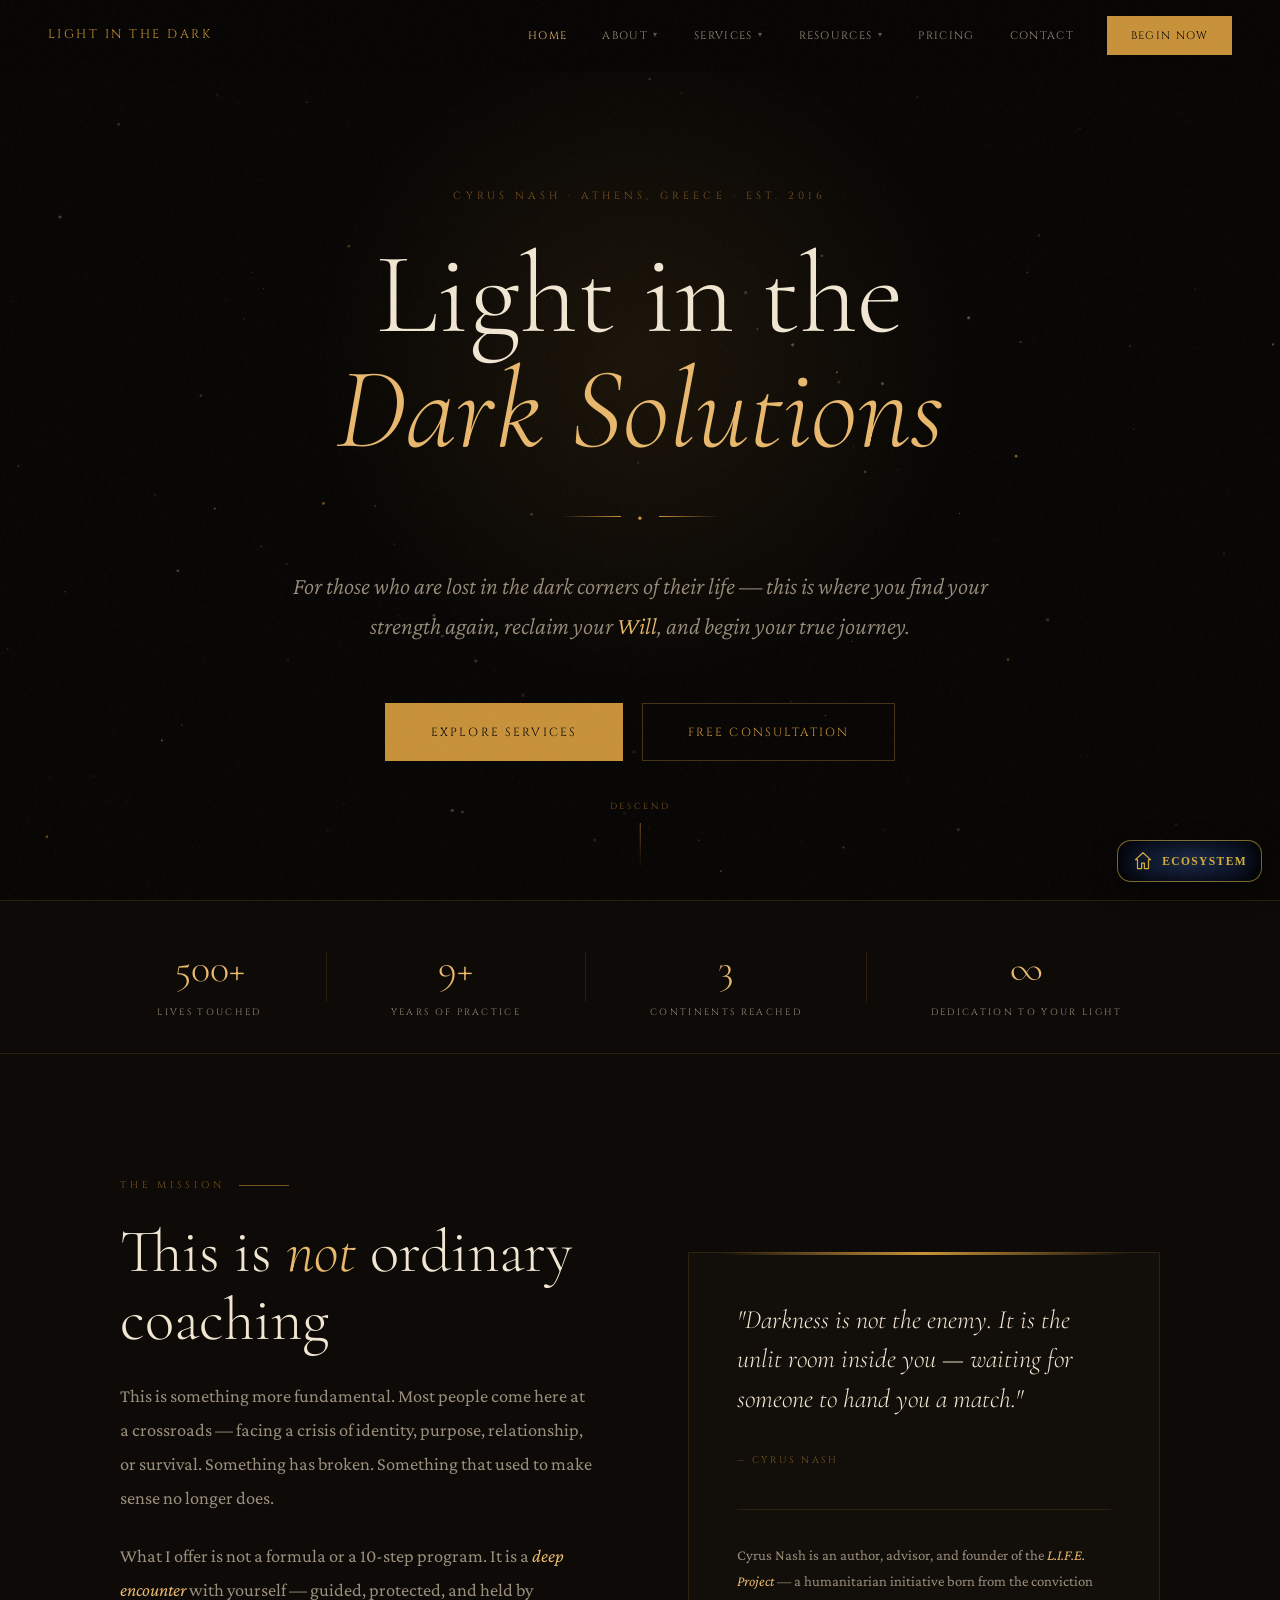
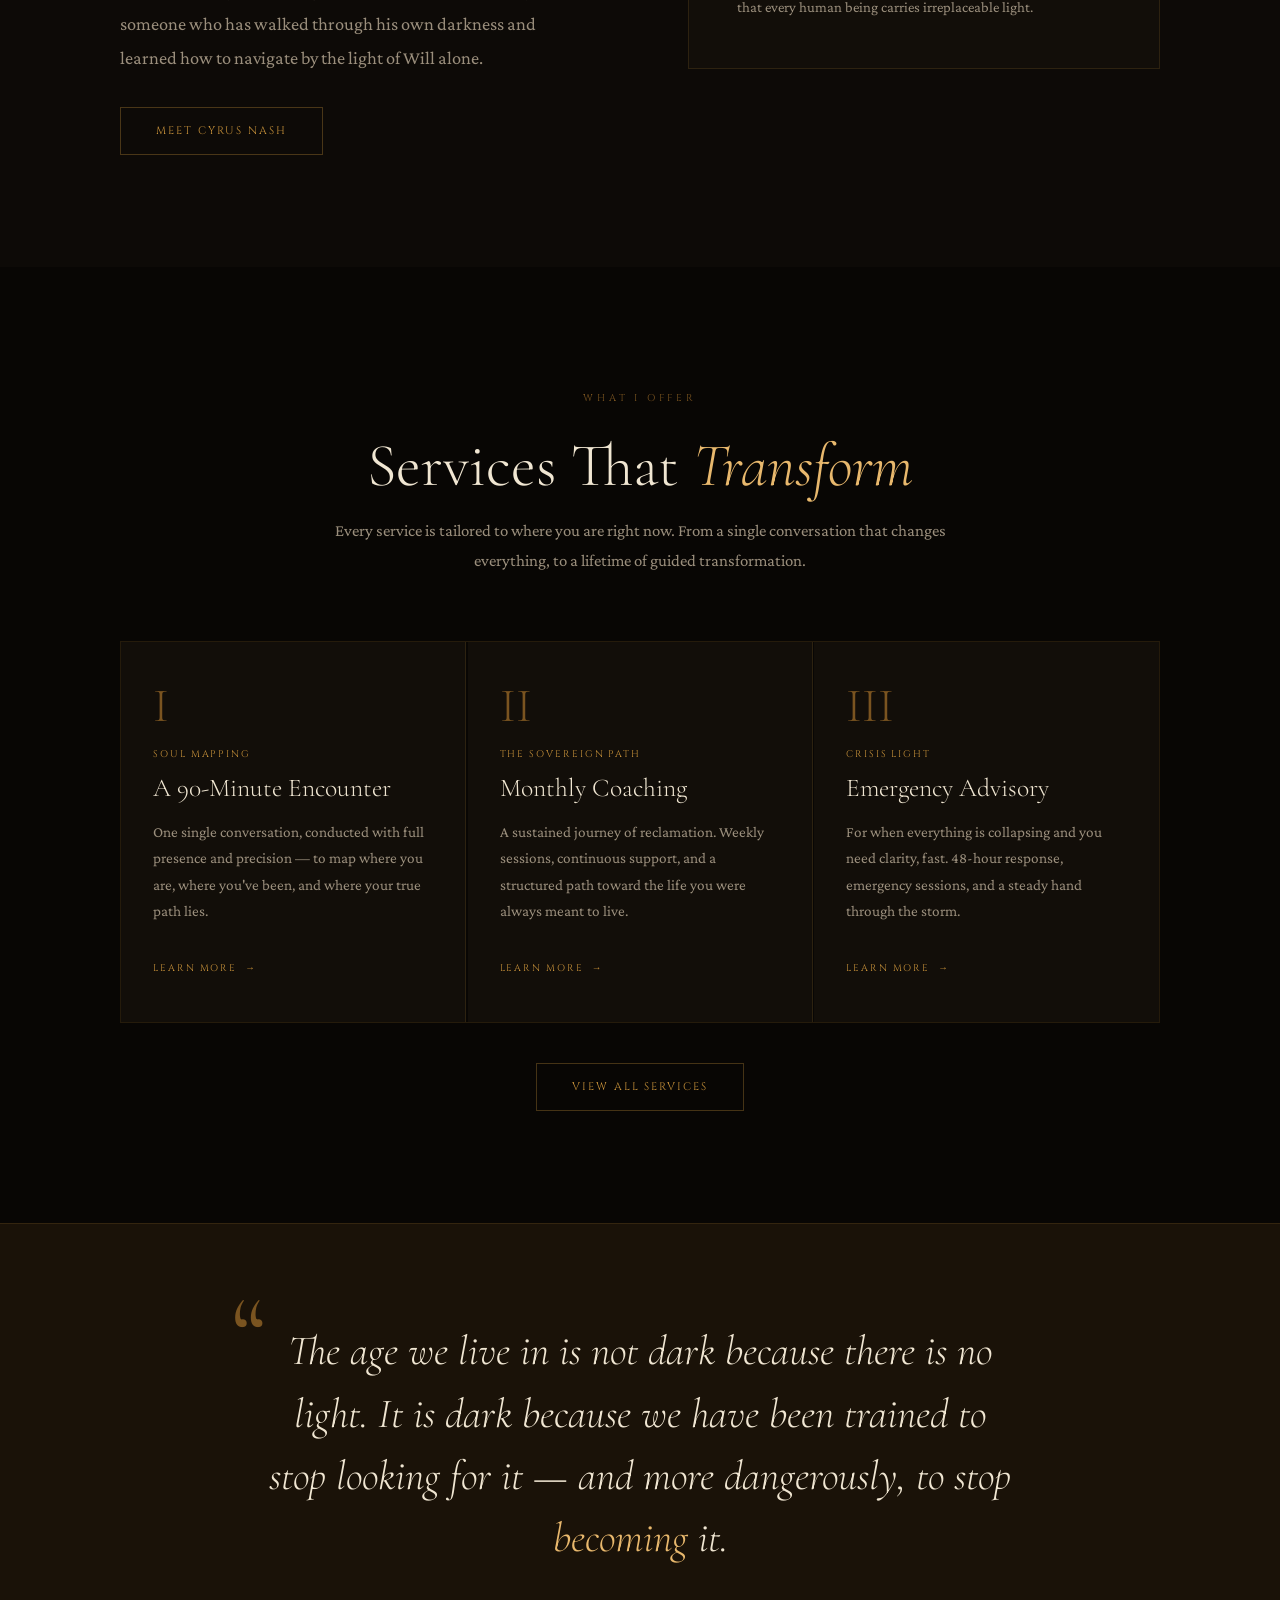
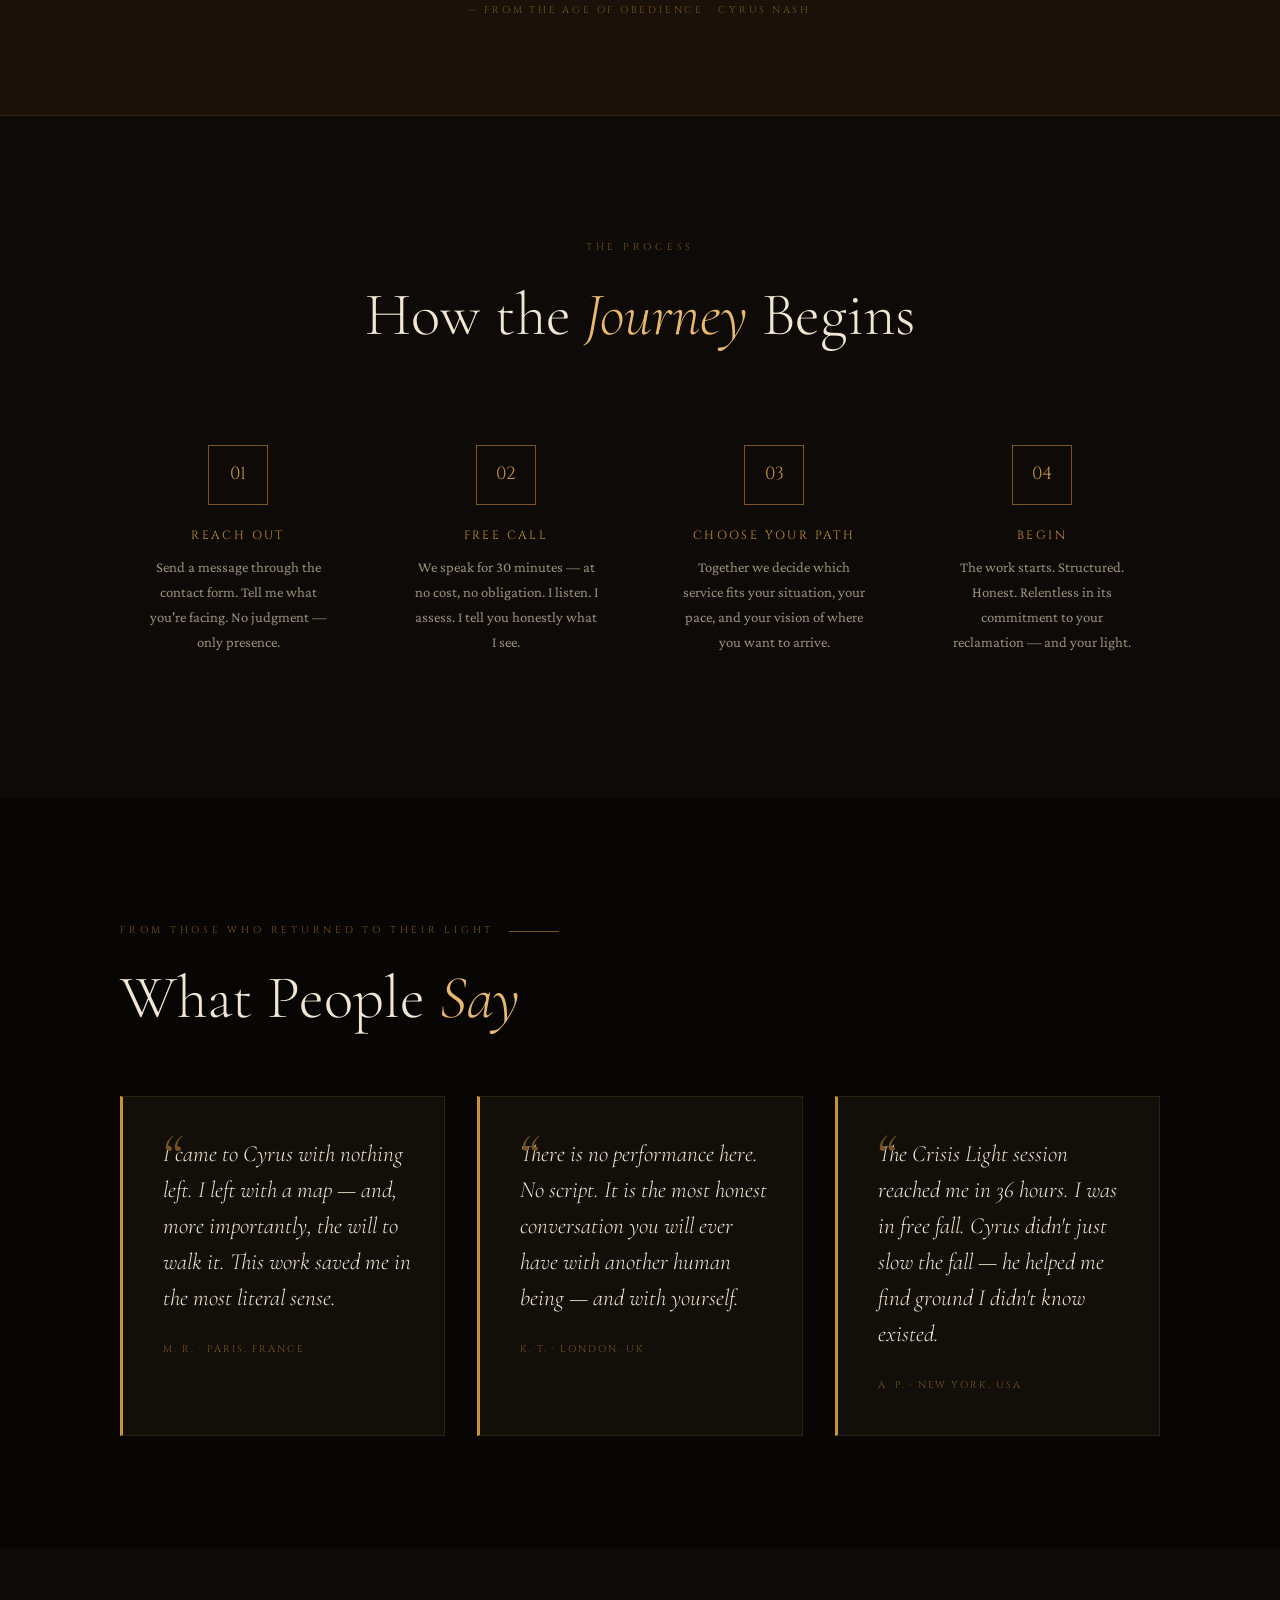
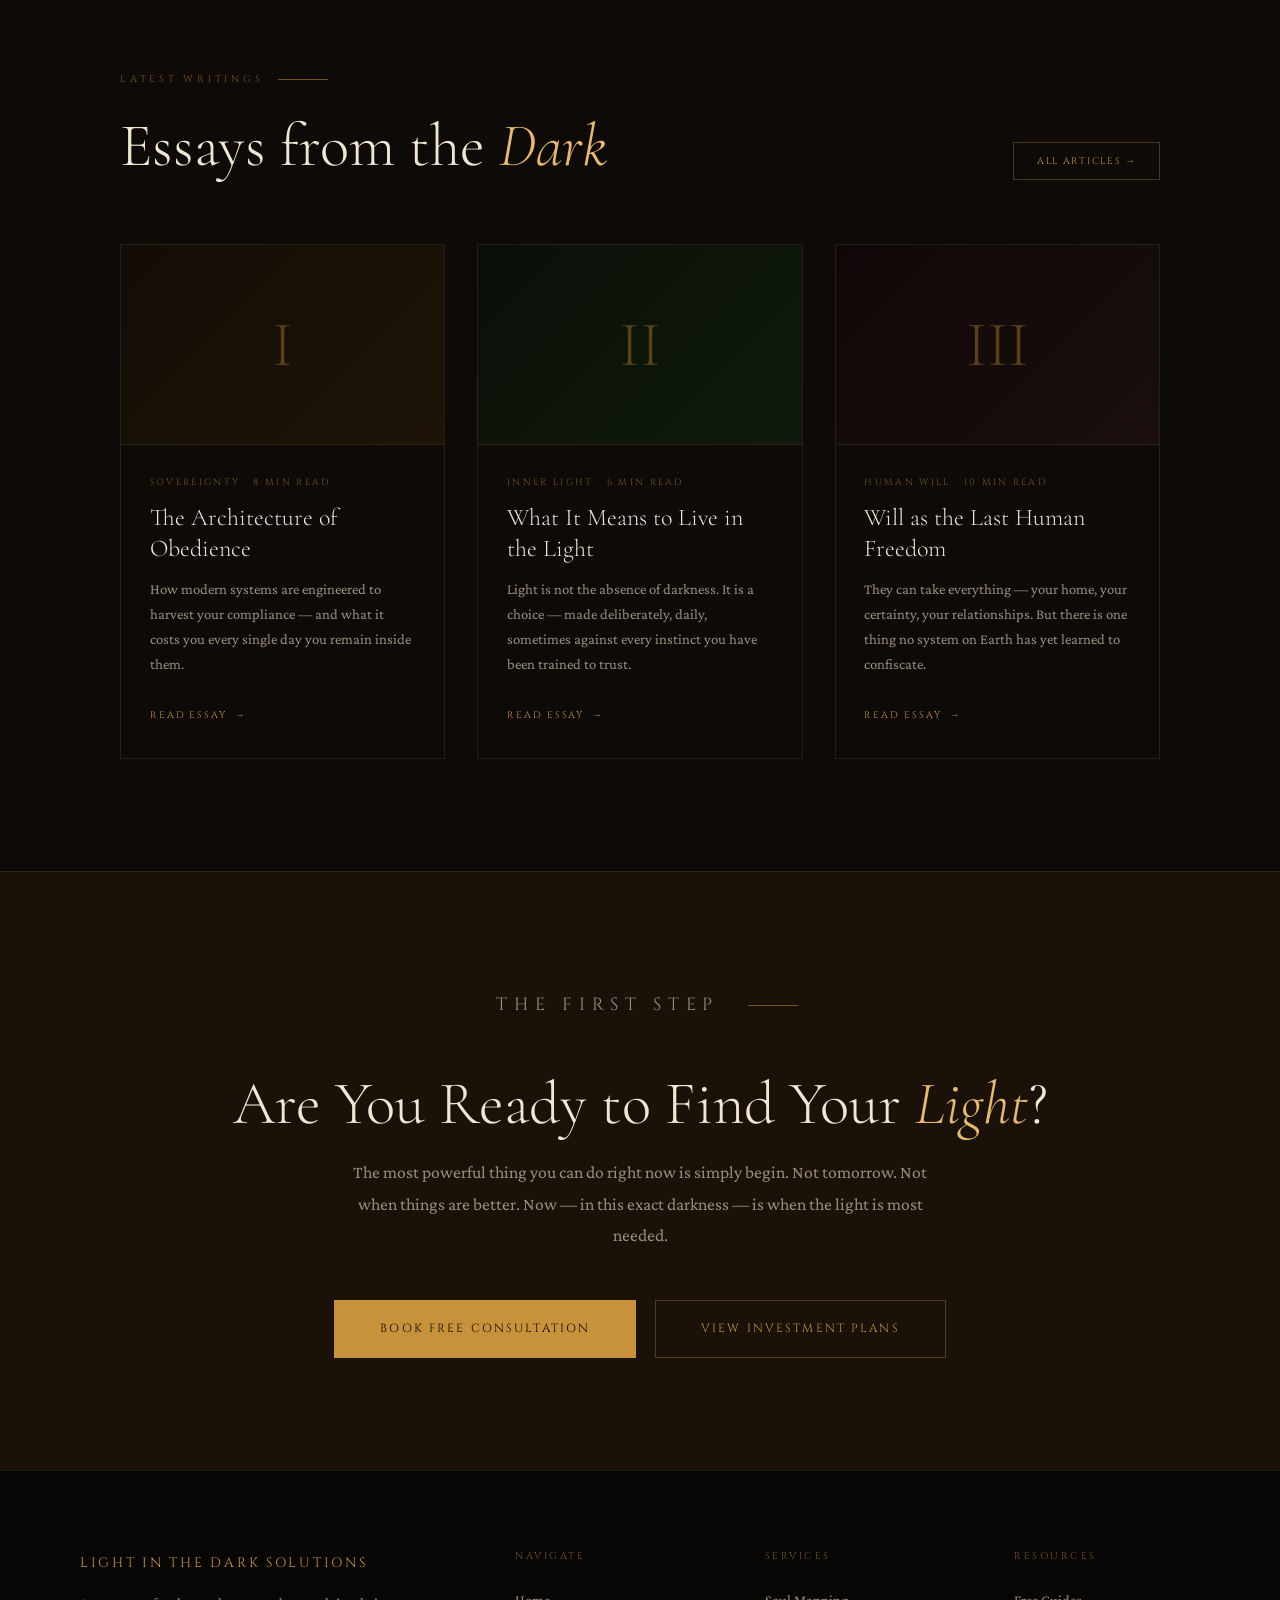
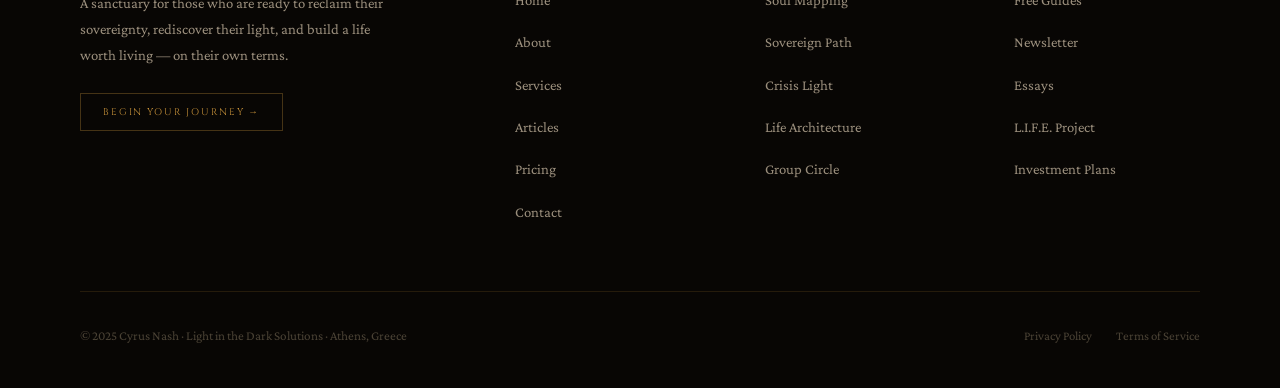
<file: index.html>
<!DOCTYPE html>
<html lang="en">
<head>
<link rel="icon" type="image/svg+xml" href="favicon.svg">
<meta charset="UTF-8">
<meta name="viewport" content="width=device-width, initial-scale=1.0">
<meta name="description" content="Light in the Dark Solutions — Life advisory and sovereignty coaching by Cyrus Nash. Helping you reclaim your strength, your will, and your life.">
<title>Light in the Dark Solutions · Cyrus Nash</title>
<link rel="stylesheet" href="css/style.css">
</head>
<body>

<nav id="nav">
  <a href="index.html" class="nav-logo">Light in the Dark</a>
  <ul class="nav-menu">
    <li><a href="index.html" class="active">Home</a></li>
    <li><a href="about.html">About <span class="arrow">▾</span></a>
      <div class="dropdown">
        <a href="about.html#story">My Story<span class="dd-sub">Who is Cyrus Nash</span></a>
        <a href="about.html#philosophy">Philosophy<span class="dd-sub">Light · Darkness · Will</span></a>
        <a href="about.html#life-project">L.I.F.E. Project<span class="dd-sub">The humanitarian vision</span></a>
      </div>
    </li>
    <li><a href="services.html">Services <span class="arrow">▾</span></a>
      <div class="dropdown">
        <a href="services.html#soul-mapping">Soul Mapping<span class="dd-sub">One-on-one deep consultation</span></a>
        <a href="services.html#sovereign-path">The Sovereign Path<span class="dd-sub">Monthly coaching program</span></a>
        <a href="services.html#crisis-light">Crisis Light<span class="dd-sub">Emergency 48hr advisory</span></a>
        <a href="services.html#life-architecture">Life Architecture<span class="dd-sub">12-week intensive</span></a>
        <a href="services.html#group">Group Circle<span class="dd-sub">Collective transformation</span></a>
      </div>
    </li>
    <li><a href="resources.html">Resources <span class="arrow">▾</span></a>
      <div class="dropdown">
        <a href="blog.html">Articles & Essays<span class="dd-sub">Writings from the dark</span></a>
        <a href="resources.html#downloads">Free Downloads<span class="dd-sub">Guides & reflections</span></a>
        <a href="resources.html#newsletter">Newsletter<span class="dd-sub">Letters of Light</span></a>
      </div>
    </li>
    <li><a href="pricing.html">Pricing</a></li>
    <li><a href="contact.html">Contact</a></li>
    <li><a href="pricing.html" class="nav-cta">Begin Now</a></li>
  </ul>
  <button class="hamburger" aria-label="Menu"><span></span><span></span><span></span></button>
</nav>
<div class="mobile-nav">
  <a href="index.html">Home</a><a href="about.html">About</a>
  <a href="services.html">Services</a><a href="blog.html">Articles</a>
  <a href="resources.html">Resources</a><a href="pricing.html">Pricing</a>
  <a href="contact.html">Contact</a>
</div>

<!-- ── HERO ── -->
<section class="hero" style="background:var(--bg);">
  <canvas id="particles" style="position:absolute;inset:0;width:100%;height:100%;"></canvas>
  <div class="hero-glow"></div>
  <div class="hero-content">
    <p class="hero-eyebrow">Cyrus Nash · Athens, Greece · Est. 2016</p>
    <h1 class="hero-title">
      Light in the
      <span class="hero-title-accent">Dark Solutions</span>
    </h1>
    <div class="hero-rule">
      <span></span><i>◆</i><span></span>
    </div>
    <p class="hero-tagline">
      For those who are lost in the dark corners of their life —
      this is where you find your strength again,
      reclaim your <em>Will</em>, and begin your true journey.
    </p>
    <div class="hero-actions">
      <a href="services.html" class="btn btn-gold btn-lg">Explore Services</a>
      <a href="contact.html" class="btn btn-outline btn-lg">Free Consultation</a>
    </div>
  </div>
  <div class="hero-scroll">
    <span>Descend</span>
    <div class="scroll-line"></div>
  </div>
</section>

<!-- ── TRUST BAR ── -->
<section class="section" style="background:var(--bg2);border-top:1px solid var(--border);border-bottom:1px solid var(--border);">
  <div style="max-width:1120px;margin:0 auto;padding:2rem 2.5rem;display:flex;justify-content:center;align-items:center;gap:4rem;flex-wrap:wrap;">
    <div style="text-align:center;">
      <div style="font-family:'Cormorant Garamond',serif;font-size:2.5rem;font-weight:300;color:var(--gold-lt);">500+</div>
      <div style="font-family:'Cinzel',serif;font-size:0.58rem;letter-spacing:0.25em;color:var(--cream-dim);text-transform:uppercase;">Lives Touched</div>
    </div>
    <div style="width:1px;height:50px;background:var(--border);"></div>
    <div style="text-align:center;">
      <div style="font-family:'Cormorant Garamond',serif;font-size:2.5rem;font-weight:300;color:var(--gold-lt);">9+</div>
      <div style="font-family:'Cinzel',serif;font-size:0.58rem;letter-spacing:0.25em;color:var(--cream-dim);text-transform:uppercase;">Years of Practice</div>
    </div>
    <div style="width:1px;height:50px;background:var(--border);"></div>
    <div style="text-align:center;">
      <div style="font-family:'Cormorant Garamond',serif;font-size:2.5rem;font-weight:300;color:var(--gold-lt);">3</div>
      <div style="font-family:'Cinzel',serif;font-size:0.58rem;letter-spacing:0.25em;color:var(--cream-dim);text-transform:uppercase;">Continents Reached</div>
    </div>
    <div style="width:1px;height:50px;background:var(--border);"></div>
    <div style="text-align:center;">
      <div style="font-family:'Cormorant Garamond',serif;font-size:2.5rem;font-weight:300;color:var(--gold-lt);">∞</div>
      <div style="font-family:'Cinzel',serif;font-size:0.58rem;letter-spacing:0.25em;color:var(--cream-dim);text-transform:uppercase;">Dedication to Your Light</div>
    </div>
  </div>
</section>

<!-- ── WHAT IS THIS ── -->
<section class="section section-alt">
  <div class="section-inner">
    <div style="display:grid;grid-template-columns:1fr 1fr;gap:6rem;align-items:center;">
      <div class="reveal">
        <p class="label">The Mission</p>
        <h2>This is <em>not</em> ordinary coaching</h2>
        <p style="color:var(--cream-dim);line-height:1.85;margin:1.5rem 0;">
          This is something more fundamental. Most people come here at a crossroads — facing a crisis of identity, purpose, relationship, or survival. Something has broken. Something that used to make sense no longer does.
        </p>
        <p style="color:var(--cream-dim);line-height:1.85;margin-bottom:2rem;">
          What I offer is not a formula or a 10-step program. It is a <em>deep encounter</em> with yourself — guided, protected, and held by someone who has walked through his own darkness and learned how to navigate by the light of Will alone.
        </p>
        <a href="about.html" class="btn btn-outline">Meet Cyrus Nash</a>
      </div>
      <div class="reveal reveal-delay-2">
        <div style="border:1px solid var(--border);padding:3rem;background:var(--bg3);position:relative;">
          <div style="position:absolute;top:-1px;left:2rem;right:2rem;height:3px;background:linear-gradient(to right, transparent, var(--gold), transparent);"></div>
          <p style="font-family:'Cormorant Garamond',serif;font-style:italic;font-size:1.65rem;font-weight:300;color:var(--cream);line-height:1.5;margin-bottom:2rem;">
            "Darkness is not the enemy. It is the unlit room inside you — waiting for someone to hand you a match."
          </p>
          <p style="font-family:'Cinzel',serif;font-size:0.6rem;letter-spacing:0.25em;color:var(--gold-dim);text-transform:uppercase;">— Cyrus Nash</p>
          <div style="margin-top:2.5rem;padding-top:2rem;border-top:1px solid var(--border);">
            <p style="font-size:0.92rem;color:var(--cream-dim);">Cyrus Nash is an author, advisor, and founder of the <em>L.I.F.E. Project</em> — a humanitarian initiative born from the conviction that every human being carries irreplaceable light.</p>
          </div>
        </div>
      </div>
    </div>
  </div>
</section>

<!-- ── SERVICES OVERVIEW ── -->
<section class="section">
  <div class="section-inner">
    <div class="section-head centered reveal">
      <p class="label">What I Offer</p>
      <h2>Services That <em>Transform</em></h2>
      <p class="section-subtitle" style="margin:1rem auto 0;">Every service is tailored to where you are right now. From a single conversation that changes everything, to a lifetime of guided transformation.</p>
    </div>
    <div style="display:grid;grid-template-columns:repeat(3,1fr);gap:1.5px;border:1px solid var(--border);margin-top:1rem;">
      <div class="reveal" style="background:var(--bg3);padding:2.5rem 2rem;border-right:1px solid var(--border);transition:all 0.3s;position:relative;overflow:hidden;">
        <div style="font-family:'Cormorant Garamond',serif;font-size:3rem;font-weight:300;color:var(--gold-dim);line-height:1;margin-bottom:1rem;">I</div>
        <div style="font-family:'Cinzel',serif;font-size:0.6rem;letter-spacing:0.2em;color:var(--gold);text-transform:uppercase;margin-bottom:0.7rem;">Soul Mapping</div>
        <h3 style="font-size:1.6rem;margin-bottom:1rem;">A 90-Minute Encounter</h3>
        <p style="font-size:0.95rem;color:var(--cream-dim);line-height:1.75;margin-bottom:1.5rem;">One single conversation, conducted with full presence and precision — to map where you are, where you've been, and where your true path lies.</p>
        <a href="services.html#soul-mapping" class="read-more">Learn More</a>
      </div>
      <div class="reveal reveal-delay-1" style="background:var(--bg3);padding:2.5rem 2rem;border-right:1px solid var(--border);transition:all 0.3s;position:relative;overflow:hidden;">
        <div style="font-family:'Cormorant Garamond',serif;font-size:3rem;font-weight:300;color:var(--gold-dim);line-height:1;margin-bottom:1rem;">II</div>
        <div style="font-family:'Cinzel',serif;font-size:0.6rem;letter-spacing:0.2em;color:var(--gold);text-transform:uppercase;margin-bottom:0.7rem;">The Sovereign Path</div>
        <h3 style="font-size:1.6rem;margin-bottom:1rem;">Monthly Coaching</h3>
        <p style="font-size:0.95rem;color:var(--cream-dim);line-height:1.75;margin-bottom:1.5rem;">A sustained journey of reclamation. Weekly sessions, continuous support, and a structured path toward the life you were always meant to live.</p>
        <a href="services.html#sovereign-path" class="read-more">Learn More</a>
      </div>
      <div class="reveal reveal-delay-2" style="background:var(--bg3);padding:2.5rem 2rem;transition:all 0.3s;position:relative;overflow:hidden;">
        <div style="font-family:'Cormorant Garamond',serif;font-size:3rem;font-weight:300;color:var(--gold-dim);line-height:1;margin-bottom:1rem;">III</div>
        <div style="font-family:'Cinzel',serif;font-size:0.6rem;letter-spacing:0.2em;color:var(--gold);text-transform:uppercase;margin-bottom:0.7rem;">Crisis Light</div>
        <h3 style="font-size:1.6rem;margin-bottom:1rem;">Emergency Advisory</h3>
        <p style="font-size:0.95rem;color:var(--cream-dim);line-height:1.75;margin-bottom:1.5rem;">For when everything is collapsing and you need clarity, fast. 48-hour response, emergency sessions, and a steady hand through the storm.</p>
        <a href="services.html#crisis-light" class="read-more">Learn More</a>
      </div>
    </div>
    <div style="text-align:center;margin-top:2.5rem;" class="reveal">
      <a href="services.html" class="btn btn-outline">View All Services</a>
    </div>
  </div>
</section>

<!-- ── QUOTE BANNER ── -->
<div class="quote-banner">
  <blockquote class="reveal">
    The age we live in is not dark because there is no light. It is dark because we have been trained to stop looking for it — and more dangerously, to stop <em>becoming</em> it.
  </blockquote>
  <span class="quote-attr reveal">— From The Age of Obedience · Cyrus Nash</span>
</div>

<!-- ── HOW IT WORKS ── -->
<section class="section section-alt">
  <div class="section-inner">
    <div class="section-head centered reveal">
      <p class="label">The Process</p>
      <h2>How the <em>Journey</em> Begins</h2>
    </div>
    <div style="display:grid;grid-template-columns:repeat(4,1fr);gap:2rem;margin-top:1rem;">
      <div class="reveal" style="text-align:center;padding:2rem 1.5rem;">
        <div style="width:60px;height:60px;border:1px solid var(--gold-dim);display:flex;align-items:center;justify-content:center;margin:0 auto 1.5rem;font-family:'Cinzel',serif;font-size:1.1rem;color:var(--gold);">01</div>
        <h4 style="font-family:'Cinzel',serif;font-size:0.75rem;letter-spacing:0.2em;text-transform:uppercase;color:var(--gold);margin-bottom:0.8rem;">Reach Out</h4>
        <p style="font-size:0.92rem;color:var(--cream-dim);line-height:1.7;">Send a message through the contact form. Tell me what you're facing. No judgment — only presence.</p>
      </div>
      <div class="reveal reveal-delay-1" style="text-align:center;padding:2rem 1.5rem;">
        <div style="width:60px;height:60px;border:1px solid var(--gold-dim);display:flex;align-items:center;justify-content:center;margin:0 auto 1.5rem;font-family:'Cinzel',serif;font-size:1.1rem;color:var(--gold);">02</div>
        <h4 style="font-family:'Cinzel',serif;font-size:0.75rem;letter-spacing:0.2em;text-transform:uppercase;color:var(--gold);margin-bottom:0.8rem;">Free Call</h4>
        <p style="font-size:0.92rem;color:var(--cream-dim);line-height:1.7;">We speak for 30 minutes — at no cost, no obligation. I listen. I assess. I tell you honestly what I see.</p>
      </div>
      <div class="reveal reveal-delay-2" style="text-align:center;padding:2rem 1.5rem;">
        <div style="width:60px;height:60px;border:1px solid var(--gold-dim);display:flex;align-items:center;justify-content:center;margin:0 auto 1.5rem;font-family:'Cinzel',serif;font-size:1.1rem;color:var(--gold);">03</div>
        <h4 style="font-family:'Cinzel',serif;font-size:0.75rem;letter-spacing:0.2em;text-transform:uppercase;color:var(--gold);margin-bottom:0.8rem;">Choose Your Path</h4>
        <p style="font-size:0.92rem;color:var(--cream-dim);line-height:1.7;">Together we decide which service fits your situation, your pace, and your vision of where you want to arrive.</p>
      </div>
      <div class="reveal reveal-delay-3" style="text-align:center;padding:2rem 1.5rem;">
        <div style="width:60px;height:60px;border:1px solid var(--gold-dim);display:flex;align-items:center;justify-content:center;margin:0 auto 1.5rem;font-family:'Cinzel',serif;font-size:1.1rem;color:var(--gold);">04</div>
        <h4 style="font-family:'Cinzel',serif;font-size:0.75rem;letter-spacing:0.2em;text-transform:uppercase;color:var(--gold);margin-bottom:0.8rem;">Begin</h4>
        <p style="font-size:0.92rem;color:var(--cream-dim);line-height:1.7;">The work starts. Structured. Honest. Relentless in its commitment to your reclamation — and your light.</p>
      </div>
    </div>
  </div>
</section>

<!-- ── TESTIMONIALS ── -->
<section class="section">
  <div class="section-inner">
    <div class="section-head reveal">
      <p class="label">From Those Who Returned to Their Light</p>
      <h2>What People <em>Say</em></h2>
    </div>
    <div style="display:grid;grid-template-columns:repeat(3,1fr);gap:2rem;">
      <div class="testimonial reveal">
        <div class="testimonial-text">I came to Cyrus with nothing left. I left with a map — and, more importantly, the will to walk it. This work saved me in the most literal sense.</div>
        <div class="testimonial-author">M. R. · Paris, France</div>
      </div>
      <div class="testimonial reveal reveal-delay-1">
        <div class="testimonial-text">There is no performance here. No script. It is the most honest conversation you will ever have with another human being — and with yourself.</div>
        <div class="testimonial-author">K. T. · London, UK</div>
      </div>
      <div class="testimonial reveal reveal-delay-2">
        <div class="testimonial-text">The Crisis Light session reached me in 36 hours. I was in free fall. Cyrus didn't just slow the fall — he helped me find ground I didn't know existed.</div>
        <div class="testimonial-author">A. P. · New York, USA</div>
      </div>
    </div>
  </div>
</section>

<!-- ── RECENT ARTICLES ── -->
<section class="section section-alt">
  <div class="section-inner">
    <div class="section-head reveal" style="display:flex;justify-content:space-between;align-items:flex-end;flex-wrap:wrap;gap:1rem;">
      <div>
        <p class="label">Latest Writings</p>
        <h2>Essays from the <em>Dark</em></h2>
      </div>
      <a href="blog.html" class="btn btn-outline btn-sm reveal">All Articles →</a>
    </div>
    <div style="display:grid;grid-template-columns:repeat(3,1fr);gap:2rem;">
      <div class="blog-card reveal">
        <div class="blog-thumb" style="background:linear-gradient(135deg,#120d06,#1e1408);border-bottom:1px solid var(--border);">
          <div style="font-family:'Cormorant Garamond',serif;font-size:4rem;font-weight:300;color:var(--gold-dim);opacity:0.7;">I</div>
        </div>
        <div class="blog-body">
          <div class="blog-meta">Sovereignty · 8 min read</div>
          <h3>The Architecture of Obedience</h3>
          <p>How modern systems are engineered to harvest your compliance — and what it costs you every single day you remain inside them.</p>
          <a href="blog.html" class="read-more">Read Essay</a>
        </div>
      </div>
      <div class="blog-card reveal reveal-delay-1">
        <div class="blog-thumb" style="background:linear-gradient(135deg,#0a1008,#0f1a0c);border-bottom:1px solid var(--border);">
          <div style="font-family:'Cormorant Garamond',serif;font-size:4rem;font-weight:300;color:var(--gold-dim);opacity:0.7;">II</div>
        </div>
        <div class="blog-body">
          <div class="blog-meta">Inner Light · 6 min read</div>
          <h3>What It Means to Live in the Light</h3>
          <p>Light is not the absence of darkness. It is a choice — made deliberately, daily, sometimes against every instinct you have been trained to trust.</p>
          <a href="blog.html" class="read-more">Read Essay</a>
        </div>
      </div>
      <div class="blog-card reveal reveal-delay-2">
        <div class="blog-thumb" style="background:linear-gradient(135deg,#100808,#1a0e0e);border-bottom:1px solid var(--border);">
          <div style="font-family:'Cormorant Garamond',serif;font-size:4rem;font-weight:300;color:var(--gold-dim);opacity:0.7;">III</div>
        </div>
        <div class="blog-body">
          <div class="blog-meta">Human Will · 10 min read</div>
          <h3>Will as the Last Human Freedom</h3>
          <p>They can take everything — your home, your certainty, your relationships. But there is one thing no system on Earth has yet learned to confiscate.</p>
          <a href="blog.html" class="read-more">Read Essay</a>
        </div>
      </div>
    </div>
  </div>
</section>

<!-- ── CTA ── -->
<section class="cta-section">
  <div class="reveal">
    <p class="label" style="justify-content:center;"><span></span>The First Step<span></span></p>
    <h2>Are You Ready to Find Your <em>Light</em>?</h2>
    <p>The most powerful thing you can do right now is simply begin. Not tomorrow. Not when things are better. Now — in this exact darkness — is when the light is most needed.</p>
    <div class="btn-row">
      <a href="contact.html" class="btn btn-gold btn-lg">Book Free Consultation</a>
      <a href="pricing.html" class="btn btn-outline btn-lg">View Investment Plans</a>
    </div>
  </div>
</section>

<footer id="footer">
  <div class="footer-grid">
    <div class="footer-brand">
      <div class="footer-brand-name">Light in the Dark Solutions</div>
      <p>A sanctuary for those who are ready to reclaim their sovereignty, rediscover their light, and build a life worth living — on their own terms.</p>
      <a href="contact.html" class="btn btn-outline btn-sm">Begin Your Journey →</a>
    </div>
    <div class="footer-col"><h4>Navigate</h4><ul>
      <li><a href="index.html">Home</a></li><li><a href="about.html">About</a></li>
      <li><a href="services.html">Services</a></li><li><a href="blog.html">Articles</a></li>
      <li><a href="pricing.html">Pricing</a></li><li><a href="contact.html">Contact</a></li>
    </ul></div>
    <div class="footer-col"><h4>Services</h4><ul>
      <li><a href="services.html#soul-mapping">Soul Mapping</a></li>
      <li><a href="services.html#sovereign-path">Sovereign Path</a></li>
      <li><a href="services.html#crisis-light">Crisis Light</a></li>
      <li><a href="services.html#life-architecture">Life Architecture</a></li>
      <li><a href="services.html#group">Group Circle</a></li>
    </ul></div>
    <div class="footer-col"><h4>Resources</h4><ul>
      <li><a href="resources.html#downloads">Free Guides</a></li>
      <li><a href="resources.html#newsletter">Newsletter</a></li>
      <li><a href="blog.html">Essays</a></li>
      <li><a href="about.html#life-project">L.I.F.E. Project</a></li>
      <li><a href="pricing.html">Investment Plans</a></li>
    </ul></div>
  </div>
  <div class="footer-bottom">
    <span class="footer-copy">© 2025 Cyrus Nash · Light in the Dark Solutions · Athens, Greece</span>
    <div class="footer-legal"><a href="#">Privacy Policy</a><a href="#">Terms of Service</a></div>
  </div>
</footer>

<script src="js/main.js"></script>
<!-- ===== ECOSYSTEM HOME RETURN BADGE (c) 2026 Spiridon Tsakonas - Light in the Dark Solutions ===== -->
<a id="eco-home-return" href="https://litd.theguardiansofthedeep.com/" target="_blank" rel="noopener" title="Return to the Ecosystem" style="position:fixed;bottom:18px;right:18px;z-index:9999;display:flex;align-items:center;gap:8px;text-decoration:none;background:radial-gradient(circle at 50% 42%,#1a2747 0%,#0e1830 60%,#05070f 100%);border:1.5px solid rgba(212,175,55,.55);border-radius:14px;padding:9px 14px;box-shadow:0 8px 24px rgba(0,0,0,.55),inset 0 0 18px 4px rgba(0,0,0,.8);font-family:Georgia,serif;transition:transform .3s,box-shadow .3s,border-color .3s;" onmouseover="this.style.transform='translateY(-3px)';this.style.boxShadow='0 12px 30px rgba(0,0,0,.65),inset 0 0 16px 3px rgba(0,0,0,.6),0 0 16px rgba(212,175,55,.45)';this.style.borderColor='rgba(212,175,55,.9)';" onmouseout="this.style.transform='translateY(0)';this.style.boxShadow='0 8px 24px rgba(0,0,0,.55),inset 0 0 18px 4px rgba(0,0,0,.8)';this.style.borderColor='rgba(212,175,55,.55)';">
  <svg width="22" height="22" viewBox="0 0 64 64" xmlns="http://www.w3.org/2000/svg" aria-hidden="true" style="flex-shrink:0;"><path d="M32 8 10 28h6v26h12V38h8v16h12V28h6z" fill="none" stroke="#d4af37" stroke-width="3.5" stroke-linejoin="round"/></svg>
  <span style="color:#d4af37;font-size:.72rem;font-weight:700;letter-spacing:.12em;">ECOSYSTEM</span>
</a>
<!-- ===== END ECOSYSTEM HOME RETURN BADGE ===== -->
</body>
</html>
</file>
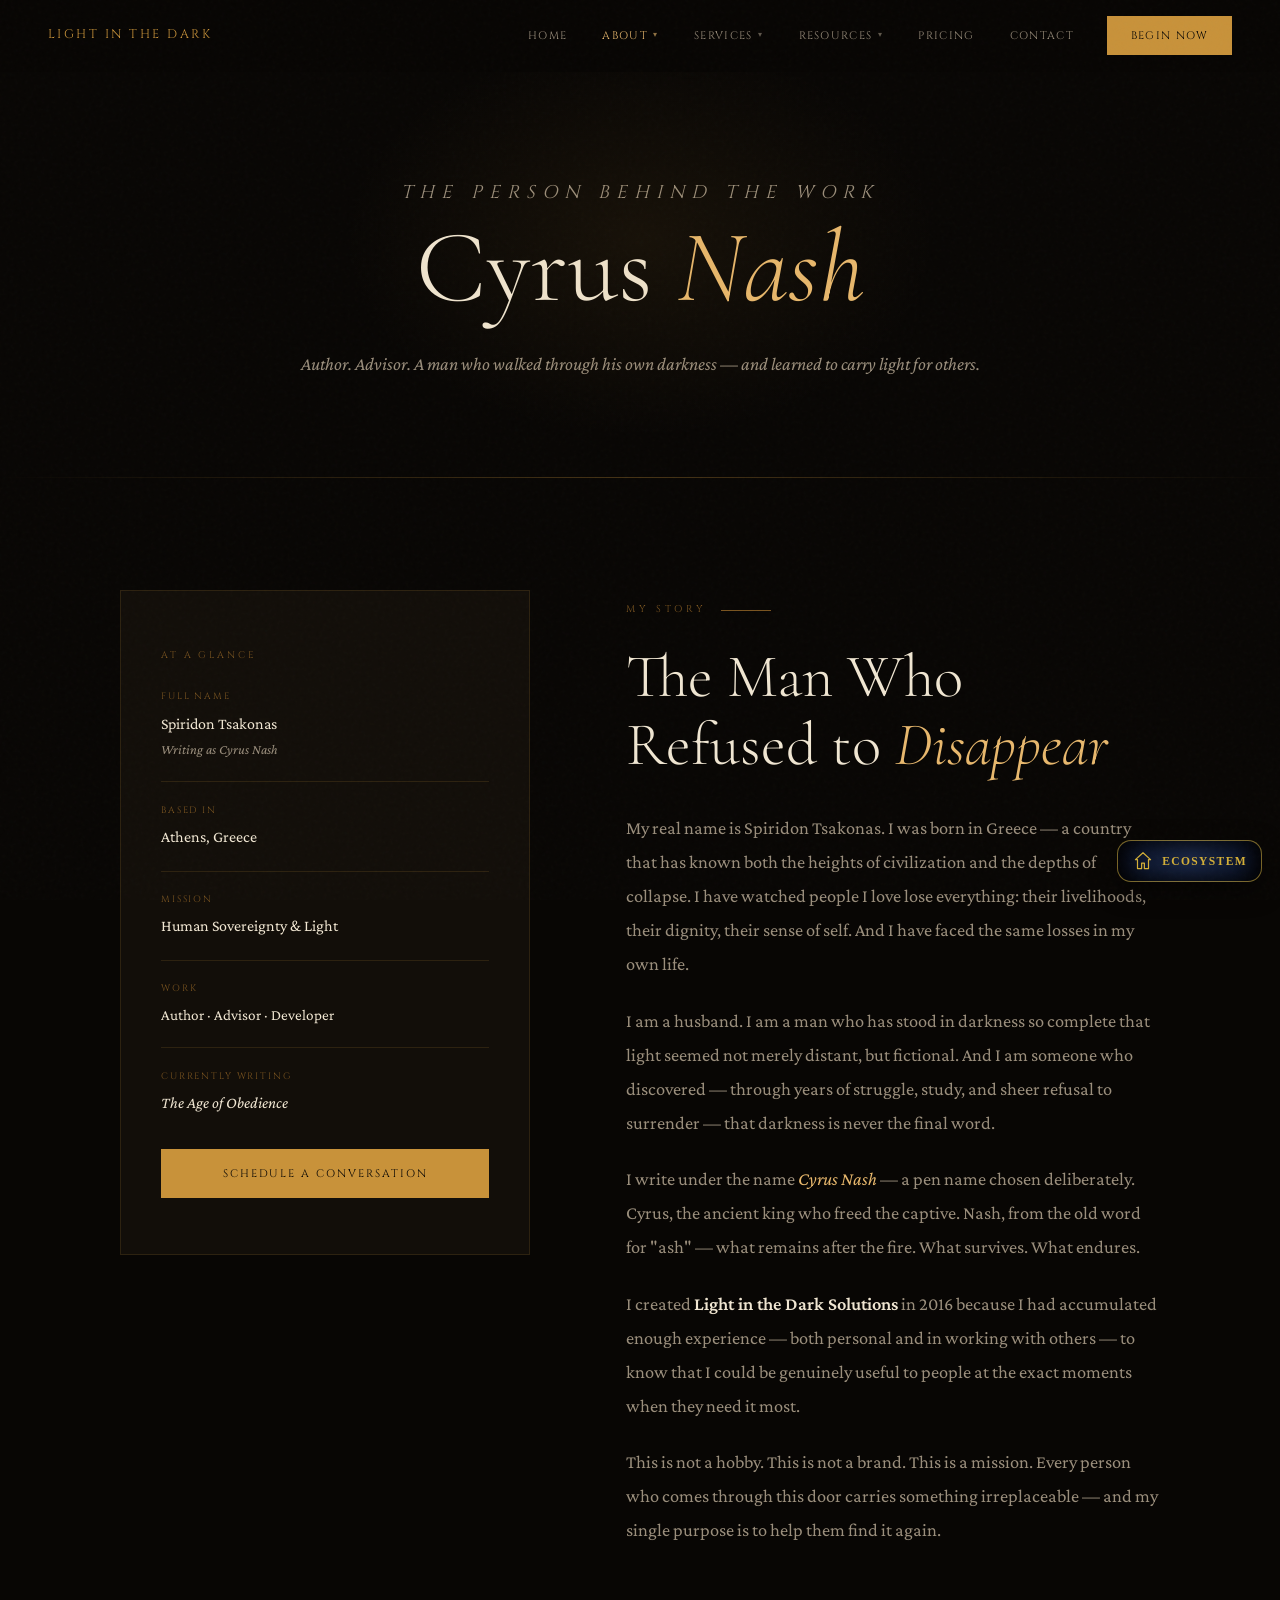
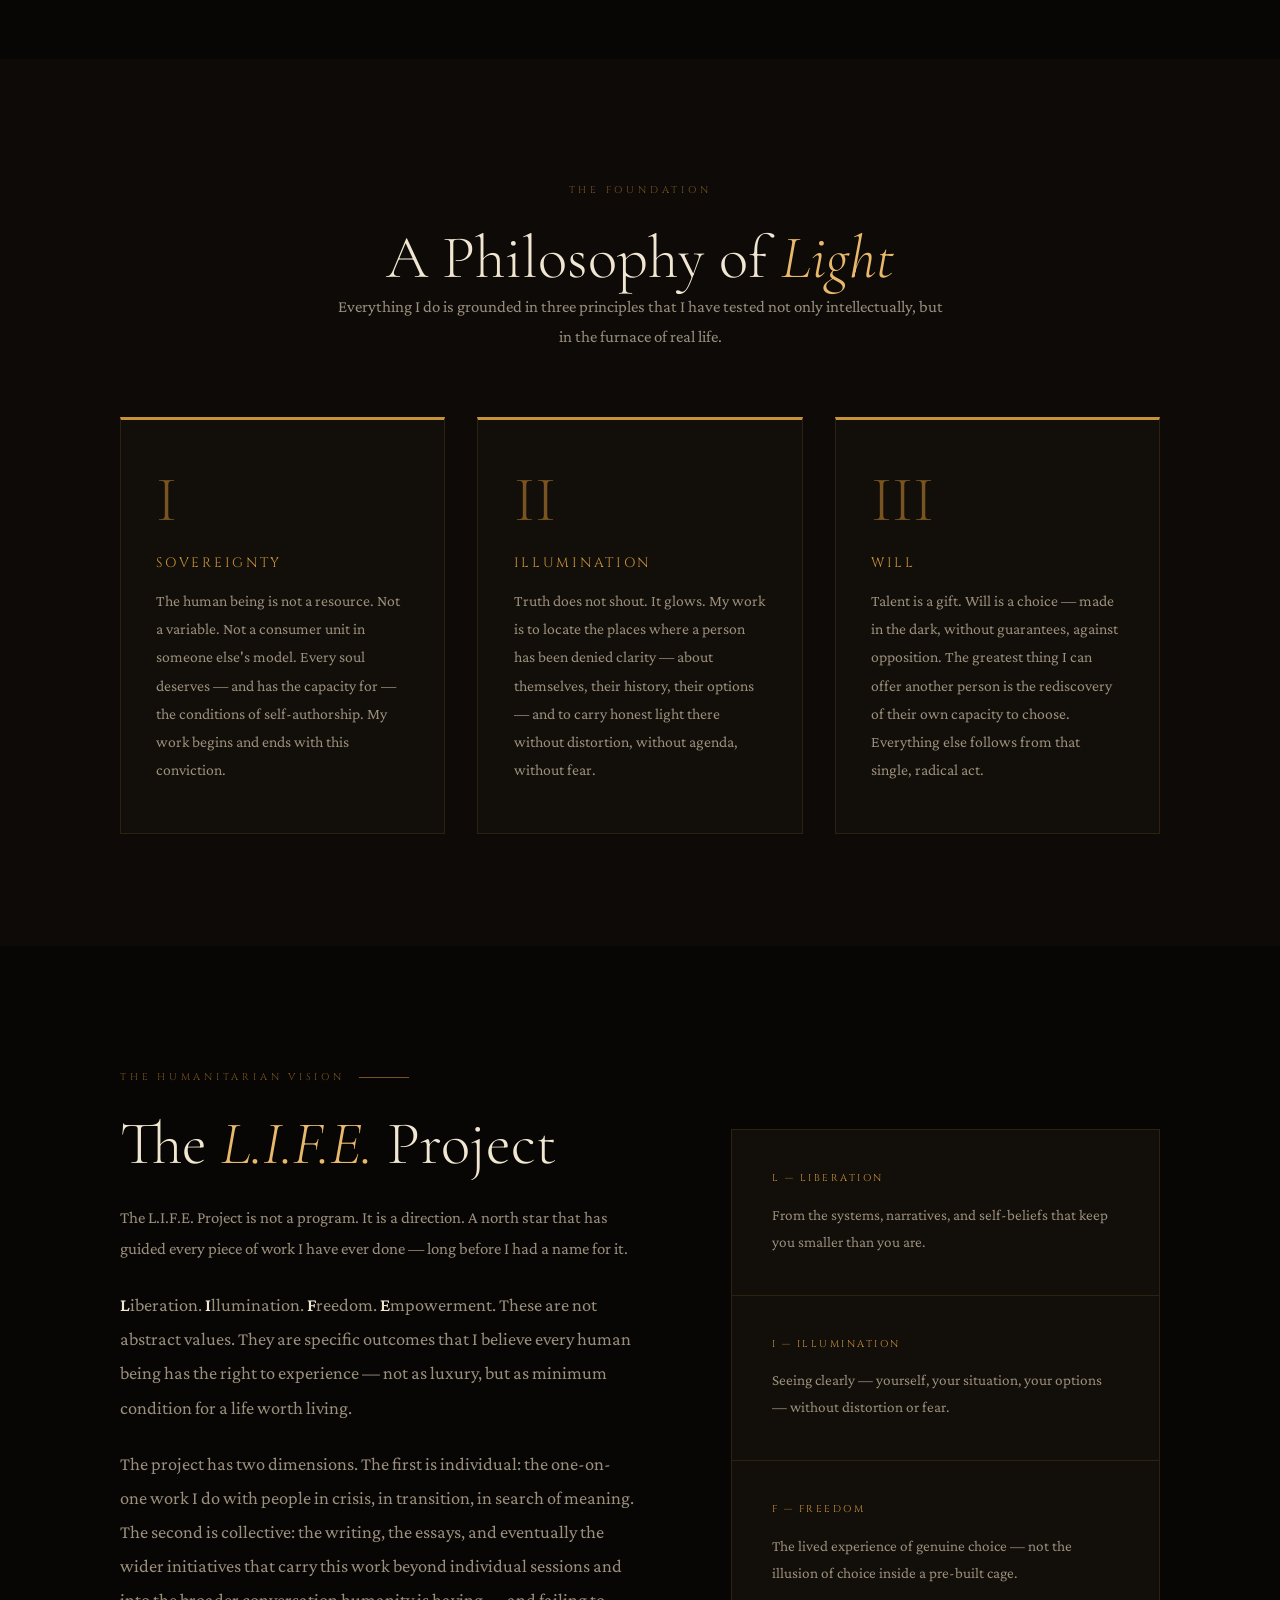
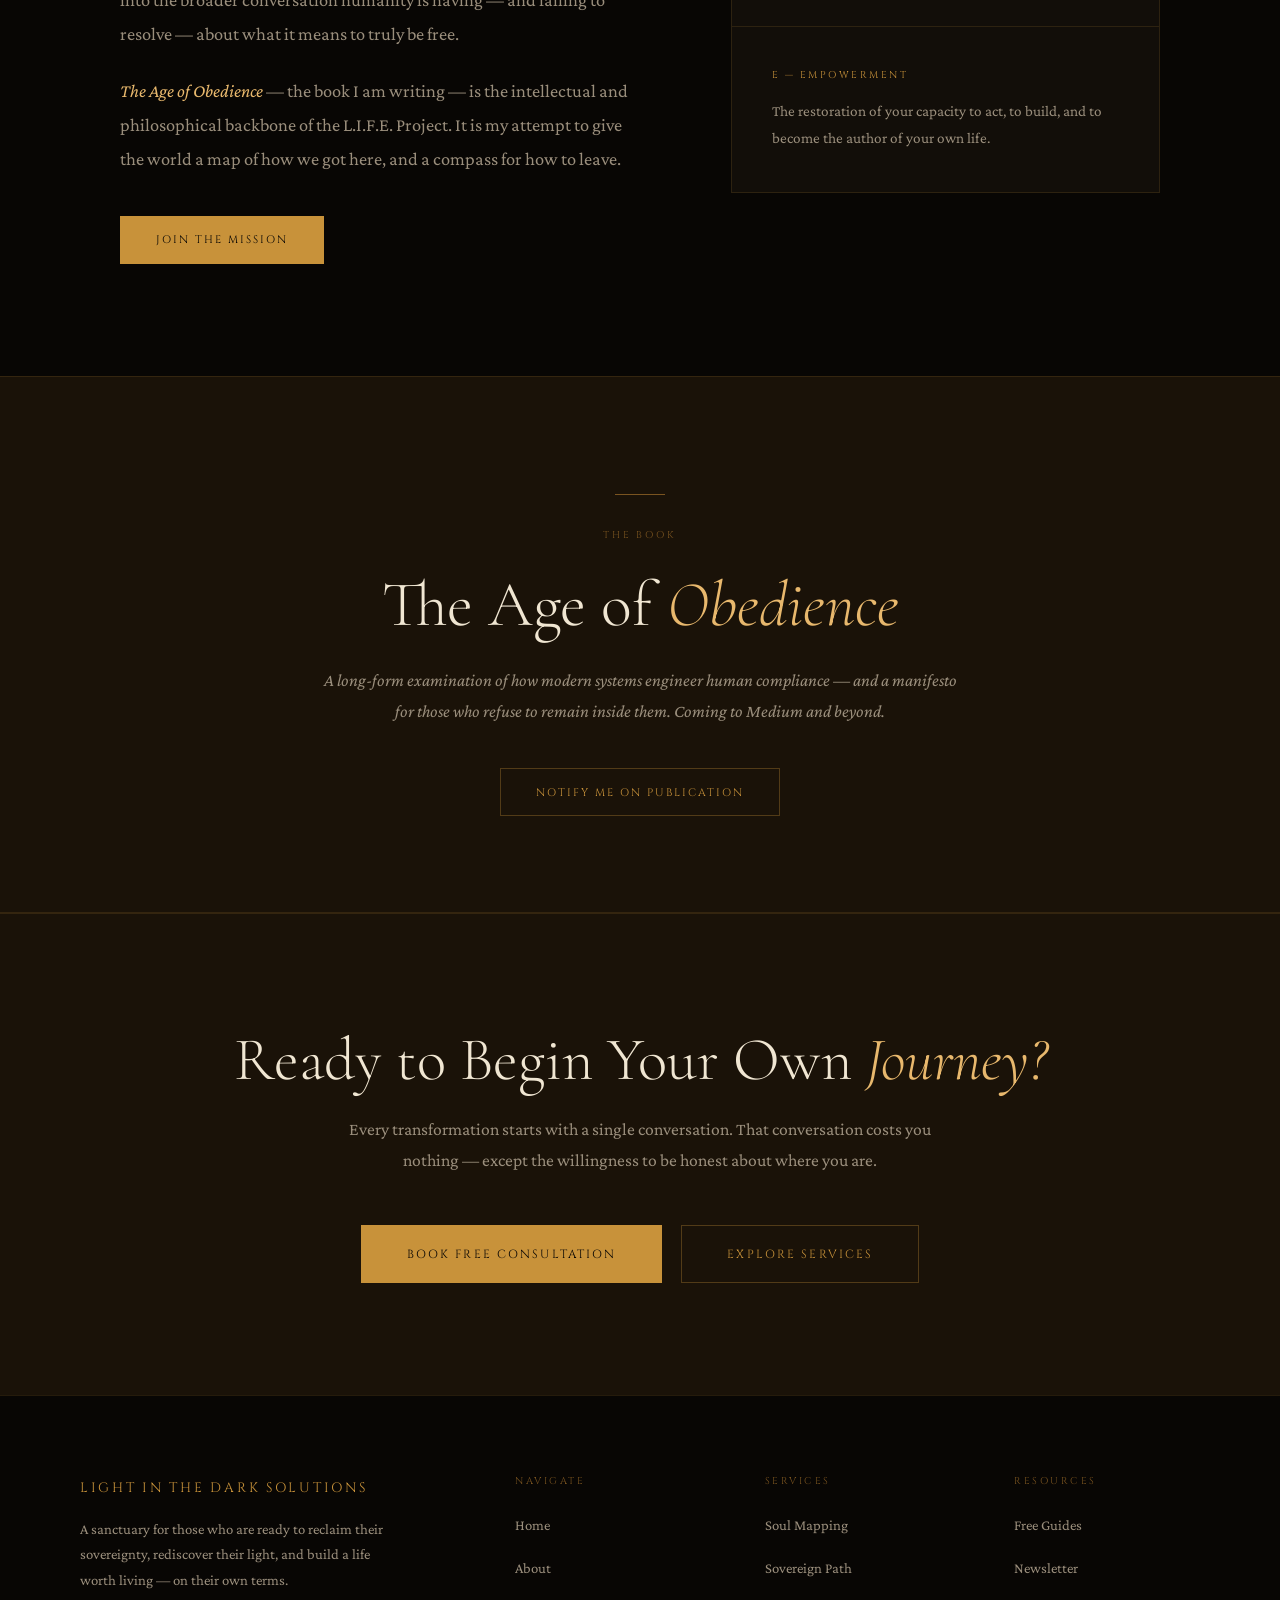
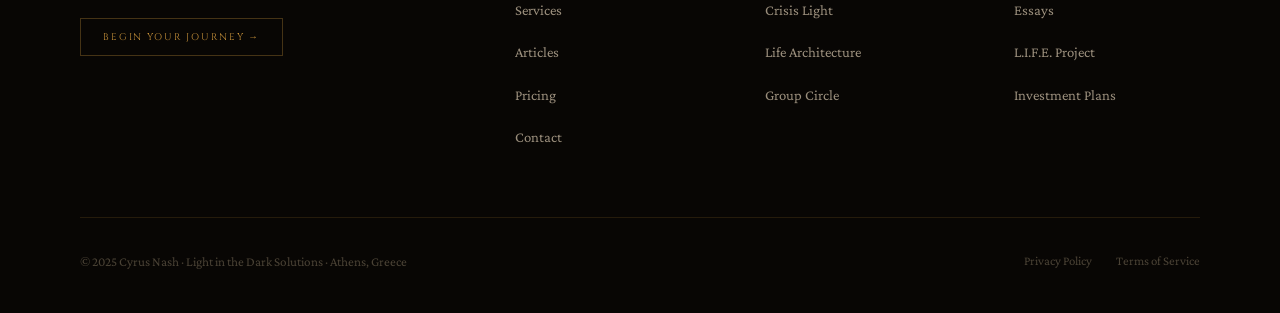
<file: about.html>
<!DOCTYPE html>
<html lang="en">
<head>
<link rel="icon" type="image/svg+xml" href="favicon.svg">
<meta charset="UTF-8"><meta name="viewport" content="width=device-width, initial-scale=1.0">
<meta name="description" content="About Cyrus Nash — author, advisor, and founder of the L.I.F.E. Project. The philosophy behind Light in the Dark Solutions.">
<title>About Cyrus Nash · Light in the Dark Solutions</title>
<link rel="stylesheet" href="css/style.css">
</head>
<body>
<nav id="nav">
  <a href="index.html" class="nav-logo">Light in the Dark</a>
  <ul class="nav-menu">
    <li><a href="index.html">Home</a></li>
    <li><a href="about.html" class="active">About <span class="arrow">▾</span></a>
      <div class="dropdown">
        <a href="#story">My Story<span class="dd-sub">Who is Cyrus Nash</span></a>
        <a href="#philosophy">Philosophy<span class="dd-sub">Light · Darkness · Will</span></a>
        <a href="#life-project">L.I.F.E. Project<span class="dd-sub">The humanitarian vision</span></a>
      </div>
    </li>
    <li><a href="services.html">Services <span class="arrow">▾</span></a>
      <div class="dropdown">
        <a href="services.html#soul-mapping">Soul Mapping<span class="dd-sub">One-on-one deep consultation</span></a>
        <a href="services.html#sovereign-path">The Sovereign Path<span class="dd-sub">Monthly coaching program</span></a>
        <a href="services.html#crisis-light">Crisis Light<span class="dd-sub">Emergency 48hr advisory</span></a>
        <a href="services.html#life-architecture">Life Architecture<span class="dd-sub">12-week intensive</span></a>
        <a href="services.html#group">Group Circle<span class="dd-sub">Collective transformation</span></a>
      </div>
    </li>
    <li><a href="resources.html">Resources <span class="arrow">▾</span></a>
      <div class="dropdown">
        <a href="blog.html">Articles & Essays<span class="dd-sub">Writings from the dark</span></a>
        <a href="resources.html#downloads">Free Downloads<span class="dd-sub">Guides & reflections</span></a>
        <a href="resources.html#newsletter">Newsletter<span class="dd-sub">Letters of Light</span></a>
      </div>
    </li>
    <li><a href="pricing.html">Pricing</a></li>
    <li><a href="contact.html">Contact</a></li>
    <li><a href="pricing.html" class="nav-cta">Begin Now</a></li>
  </ul>
  <button class="hamburger" aria-label="Menu"><span></span><span></span><span></span></button>
</nav>
<div class="mobile-nav">
  <a href="index.html">Home</a><a href="about.html">About</a>
  <a href="services.html">Services</a><a href="blog.html">Articles</a>
  <a href="resources.html">Resources</a><a href="pricing.html">Pricing</a>
  <a href="contact.html">Contact</a>
</div>

<div class="page-hero">
  <div class="page-hero-glow"></div>
  <p class="label">The Person Behind the Work</p>
  <h1>Cyrus <em>Nash</em></h1>
  <p>Author. Advisor. A man who walked through his own darkness — and learned to carry light for others.</p>
</div>
<hr class="divider">

<!-- ── STORY ── -->
<section class="section" id="story">
  <div class="section-inner">
    <div style="display:grid;grid-template-columns:1fr 1.3fr;gap:6rem;align-items:start;">
      <div class="reveal">
        <div style="border:1px solid var(--border);padding:3.5rem 2.5rem;background:var(--bg3);position:sticky;top:6rem;">
          <div style="font-family:'Cinzel',serif;font-size:0.6rem;letter-spacing:0.3em;color:var(--gold-dim);text-transform:uppercase;margin-bottom:1.5rem;">At a Glance</div>
          <div style="display:flex;flex-direction:column;gap:1.2rem;">
            <div style="border-bottom:1px solid var(--border);padding-bottom:1.2rem;">
              <div style="font-family:'Cinzel',serif;font-size:0.58rem;letter-spacing:0.2em;color:var(--gold-dim);text-transform:uppercase;margin-bottom:0.3rem;">Full Name</div>
              <div style="font-size:1rem;color:var(--cream);">Spiridon Tsakonas</div>
              <div style="font-size:0.85rem;color:var(--cream-dim);font-style:italic;">Writing as Cyrus Nash</div>
            </div>
            <div style="border-bottom:1px solid var(--border);padding-bottom:1.2rem;">
              <div style="font-family:'Cinzel',serif;font-size:0.58rem;letter-spacing:0.2em;color:var(--gold-dim);text-transform:uppercase;margin-bottom:0.3rem;">Based In</div>
              <div style="font-size:1rem;color:var(--cream);">Athens, Greece</div>
            </div>
            <div style="border-bottom:1px solid var(--border);padding-bottom:1.2rem;">
              <div style="font-family:'Cinzel',serif;font-size:0.58rem;letter-spacing:0.2em;color:var(--gold-dim);text-transform:uppercase;margin-bottom:0.3rem;">Mission</div>
              <div style="font-size:1rem;color:var(--cream);">Human Sovereignty &amp; Light</div>
            </div>
            <div style="border-bottom:1px solid var(--border);padding-bottom:1.2rem;">
              <div style="font-family:'Cinzel',serif;font-size:0.58rem;letter-spacing:0.2em;color:var(--gold-dim);text-transform:uppercase;margin-bottom:0.3rem;">Work</div>
              <div style="font-size:0.95rem;color:var(--cream);">Author · Advisor · Developer</div>
            </div>
            <div>
              <div style="font-family:'Cinzel',serif;font-size:0.58rem;letter-spacing:0.2em;color:var(--gold-dim);text-transform:uppercase;margin-bottom:0.3rem;">Currently Writing</div>
              <div style="font-size:1rem;color:var(--cream);font-style:italic;">The Age of Obedience</div>
            </div>
          </div>
          <div style="margin-top:2rem;">
            <a href="contact.html" class="btn btn-gold" style="width:100%;justify-content:center;">Schedule a Conversation</a>
          </div>
        </div>
      </div>
      <div>
        <div class="reveal">
          <p class="label">My Story</p>
          <h2>The Man Who Refused to <em>Disappear</em></h2>
          <div style="margin-top:2rem;display:flex;flex-direction:column;gap:1.4rem;">
            <p style="color:var(--cream-dim);line-height:1.85;">
              My real name is Spiridon Tsakonas. I was born in Greece — a country that has known both the heights of civilization and the depths of collapse. I have watched people I love lose everything: their livelihoods, their dignity, their sense of self. And I have faced the same losses in my own life.
            </p>
            <p style="color:var(--cream-dim);line-height:1.85;">
              I am a husband. I am a man who has stood in darkness so complete that light seemed not merely distant, but fictional. And I am someone who discovered — through years of struggle, study, and sheer refusal to surrender — that darkness is never the final word.
            </p>
            <p style="color:var(--cream-dim);line-height:1.85;">
              I write under the name <em>Cyrus Nash</em> — a pen name chosen deliberately. Cyrus, the ancient king who freed the captive. Nash, from the old word for "ash" — what remains after the fire. What survives. What endures.
            </p>
            <p style="color:var(--cream-dim);line-height:1.85;">
              I created <strong>Light in the Dark Solutions</strong> in 2016 because I had accumulated enough experience — both personal and in working with others — to know that I could be genuinely useful to people at the exact moments when they need it most.
            </p>
            <p style="color:var(--cream-dim);line-height:1.85;">
              This is not a hobby. This is not a brand. This is a mission. Every person who comes through this door carries something irreplaceable — and my single purpose is to help them find it again.
            </p>
          </div>
        </div>
      </div>
    </div>
  </div>
</section>

<!-- ── PHILOSOPHY ── -->
<section class="section section-alt" id="philosophy">
  <div class="section-inner">
    <div class="section-head centered reveal">
      <p class="label">The Foundation</p>
      <h2>A Philosophy of <em>Light</em></h2>
      <p class="section-subtitle">Everything I do is grounded in three principles that I have tested not only intellectually, but in the furnace of real life.</p>
    </div>
    <div style="display:grid;grid-template-columns:repeat(3,1fr);gap:2rem;margin-top:1rem;">
      <div class="reveal" style="background:var(--bg3);border:1px solid var(--border);padding:3rem 2.2rem;border-top:3px solid var(--gold);">
        <div style="font-family:'Cormorant Garamond',serif;font-size:4rem;font-weight:300;color:var(--gold-dim);line-height:1;margin-bottom:1.5rem;">I</div>
        <h3 style="font-family:'Cinzel',serif;font-size:0.85rem;letter-spacing:0.2em;text-transform:uppercase;color:var(--gold);margin-bottom:1rem;font-weight:400;">Sovereignty</h3>
        <p style="color:var(--cream-dim);font-size:0.98rem;line-height:1.8;">The human being is not a resource. Not a variable. Not a consumer unit in someone else's model. Every soul deserves — and has the capacity for — the conditions of self-authorship. My work begins and ends with this conviction.</p>
      </div>
      <div class="reveal reveal-delay-1" style="background:var(--bg3);border:1px solid var(--border);padding:3rem 2.2rem;border-top:3px solid var(--gold);">
        <div style="font-family:'Cormorant Garamond',serif;font-size:4rem;font-weight:300;color:var(--gold-dim);line-height:1;margin-bottom:1.5rem;">II</div>
        <h3 style="font-family:'Cinzel',serif;font-size:0.85rem;letter-spacing:0.2em;text-transform:uppercase;color:var(--gold);margin-bottom:1rem;font-weight:400;">Illumination</h3>
        <p style="color:var(--cream-dim);font-size:0.98rem;line-height:1.8;">Truth does not shout. It glows. My work is to locate the places where a person has been denied clarity — about themselves, their history, their options — and to carry honest light there without distortion, without agenda, without fear.</p>
      </div>
      <div class="reveal reveal-delay-2" style="background:var(--bg3);border:1px solid var(--border);padding:3rem 2.2rem;border-top:3px solid var(--gold);">
        <div style="font-family:'Cormorant Garamond',serif;font-size:4rem;font-weight:300;color:var(--gold-dim);line-height:1;margin-bottom:1.5rem;">III</div>
        <h3 style="font-family:'Cinzel',serif;font-size:0.85rem;letter-spacing:0.2em;text-transform:uppercase;color:var(--gold);margin-bottom:1rem;font-weight:400;">Will</h3>
        <p style="color:var(--cream-dim);font-size:0.98rem;line-height:1.8;">Talent is a gift. Will is a choice — made in the dark, without guarantees, against opposition. The greatest thing I can offer another person is the rediscovery of their own capacity to choose. Everything else follows from that single, radical act.</p>
      </div>
    </div>
  </div>
</section>

<!-- ── L.I.F.E. PROJECT ── -->
<section class="section" id="life-project">
  <div class="section-inner">
    <div style="display:grid;grid-template-columns:1.2fr 1fr;gap:6rem;align-items:center;">
      <div>
        <div class="reveal">
          <p class="label">The Humanitarian Vision</p>
          <h2>The <em>L.I.F.E.</em> Project</h2>
          <p style="color:var(--cream-dim);line-height:1.85;margin:1.5rem 0;font-size:1.05rem;">
            The L.I.F.E. Project is not a program. It is a direction. A north star that has guided every piece of work I have ever done — long before I had a name for it.
          </p>
          <p style="color:var(--cream-dim);line-height:1.85;margin-bottom:1.4rem;">
            <strong>L</strong>iberation. <strong>I</strong>llumination. <strong>F</strong>reedom. <strong>E</strong>mpowerment. These are not abstract values. They are specific outcomes that I believe every human being has the right to experience — not as luxury, but as minimum condition for a life worth living.
          </p>
          <p style="color:var(--cream-dim);line-height:1.85;margin-bottom:1.4rem;">
            The project has two dimensions. The first is individual: the one-on-one work I do with people in crisis, in transition, in search of meaning. The second is collective: the writing, the essays, and eventually the wider initiatives that carry this work beyond individual sessions and into the broader conversation humanity is having — and failing to resolve — about what it means to truly be free.
          </p>
          <p style="color:var(--cream-dim);line-height:1.85;margin-bottom:2.5rem;">
            <em>The Age of Obedience</em> — the book I am writing — is the intellectual and philosophical backbone of the L.I.F.E. Project. It is my attempt to give the world a map of how we got here, and a compass for how to leave.
          </p>
          <a href="contact.html" class="btn btn-gold">Join the Mission</a>
        </div>
      </div>
      <div class="reveal reveal-delay-2">
        <div style="border:1px solid var(--border);background:var(--bg3);">
          <div style="padding:2.5rem;border-bottom:1px solid var(--border);">
            <div style="font-family:'Cinzel',serif;font-size:0.62rem;letter-spacing:0.25em;color:var(--gold);text-transform:uppercase;margin-bottom:0.8rem;">L — Liberation</div>
            <p style="font-size:0.95rem;color:var(--cream-dim);">From the systems, narratives, and self-beliefs that keep you smaller than you are.</p>
          </div>
          <div style="padding:2.5rem;border-bottom:1px solid var(--border);">
            <div style="font-family:'Cinzel',serif;font-size:0.62rem;letter-spacing:0.25em;color:var(--gold);text-transform:uppercase;margin-bottom:0.8rem;">I — Illumination</div>
            <p style="font-size:0.95rem;color:var(--cream-dim);">Seeing clearly — yourself, your situation, your options — without distortion or fear.</p>
          </div>
          <div style="padding:2.5rem;border-bottom:1px solid var(--border);">
            <div style="font-family:'Cinzel',serif;font-size:0.62rem;letter-spacing:0.25em;color:var(--gold);text-transform:uppercase;margin-bottom:0.8rem;">F — Freedom</div>
            <p style="font-size:0.95rem;color:var(--cream-dim);">The lived experience of genuine choice — not the illusion of choice inside a pre-built cage.</p>
          </div>
          <div style="padding:2.5rem;">
            <div style="font-family:'Cinzel',serif;font-size:0.62rem;letter-spacing:0.25em;color:var(--gold);text-transform:uppercase;margin-bottom:0.8rem;">E — Empowerment</div>
            <p style="font-size:0.95rem;color:var(--cream-dim);">The restoration of your capacity to act, to build, and to become the author of your own life.</p>
          </div>
        </div>
      </div>
    </div>
  </div>
</section>

<!-- ── THE BOOK ── -->
<div class="quote-banner">
  <p class="label" style="justify-content:center;margin-bottom:2rem;"></p>
  <div class="reveal" style="max-width:800px;margin:0 auto;text-align:center;">
    <div style="font-family:'Cinzel',serif;font-size:0.62rem;letter-spacing:0.3em;color:var(--gold-dim);text-transform:uppercase;margin-bottom:1.5rem;">The Book</div>
    <h2 style="font-family:'Cormorant Garamond',serif;font-weight:300;font-size:clamp(2rem,5vw,4rem);margin-bottom:1.5rem;">The Age of <em>Obedience</em></h2>
    <p style="font-size:1.1rem;color:var(--cream-dim);max-width:640px;margin:0 auto 2.5rem;line-height:1.8;font-style:italic;">A long-form examination of how modern systems engineer human compliance — and a manifesto for those who refuse to remain inside them. Coming to Medium and beyond.</p>
    <a href="contact.html" class="btn btn-outline">Notify Me on Publication</a>
  </div>
</div>

<!-- ── CTA ── -->
<section class="cta-section">
  <div class="reveal">
    <h2>Ready to Begin Your Own <em>Journey?</em></h2>
    <p>Every transformation starts with a single conversation. That conversation costs you nothing — except the willingness to be honest about where you are.</p>
    <div class="btn-row">
      <a href="contact.html" class="btn btn-gold btn-lg">Book Free Consultation</a>
      <a href="services.html" class="btn btn-outline btn-lg">Explore Services</a>
    </div>
  </div>
</section>

<footer id="footer">
  <div class="footer-grid">
    <div class="footer-brand">
      <div class="footer-brand-name">Light in the Dark Solutions</div>
      <p>A sanctuary for those who are ready to reclaim their sovereignty, rediscover their light, and build a life worth living — on their own terms.</p>
      <a href="contact.html" class="btn btn-outline btn-sm">Begin Your Journey →</a>
    </div>
    <div class="footer-col"><h4>Navigate</h4><ul>
      <li><a href="index.html">Home</a></li><li><a href="about.html">About</a></li>
      <li><a href="services.html">Services</a></li><li><a href="blog.html">Articles</a></li>
      <li><a href="pricing.html">Pricing</a></li><li><a href="contact.html">Contact</a></li>
    </ul></div>
    <div class="footer-col"><h4>Services</h4><ul>
      <li><a href="services.html#soul-mapping">Soul Mapping</a></li>
      <li><a href="services.html#sovereign-path">Sovereign Path</a></li>
      <li><a href="services.html#crisis-light">Crisis Light</a></li>
      <li><a href="services.html#life-architecture">Life Architecture</a></li>
      <li><a href="services.html#group">Group Circle</a></li>
    </ul></div>
    <div class="footer-col"><h4>Resources</h4><ul>
      <li><a href="resources.html#downloads">Free Guides</a></li>
      <li><a href="resources.html#newsletter">Newsletter</a></li>
      <li><a href="blog.html">Essays</a></li>
      <li><a href="about.html#life-project">L.I.F.E. Project</a></li>
      <li><a href="pricing.html">Investment Plans</a></li>
    </ul></div>
  </div>
  <div class="footer-bottom">
    <span class="footer-copy">© 2025 Cyrus Nash · Light in the Dark Solutions · Athens, Greece</span>
    <div class="footer-legal"><a href="#">Privacy Policy</a><a href="#">Terms of Service</a></div>
  </div>
</footer>
<script src="js/main.js"></script>
<!-- ===== ECOSYSTEM HOME RETURN BADGE (c) 2026 Spiridon Tsakonas - Light in the Dark Solutions ===== -->
<a id="eco-home-return" href="https://litd.theguardiansofthedeep.com/" target="_blank" rel="noopener" title="Return to the Ecosystem" style="position:fixed;bottom:18px;right:18px;z-index:9999;display:flex;align-items:center;gap:8px;text-decoration:none;background:radial-gradient(circle at 50% 42%,#1a2747 0%,#0e1830 60%,#05070f 100%);border:1.5px solid rgba(212,175,55,.55);border-radius:14px;padding:9px 14px;box-shadow:0 8px 24px rgba(0,0,0,.55),inset 0 0 18px 4px rgba(0,0,0,.8);font-family:Georgia,serif;transition:transform .3s,box-shadow .3s,border-color .3s;" onmouseover="this.style.transform='translateY(-3px)';this.style.boxShadow='0 12px 30px rgba(0,0,0,.65),inset 0 0 16px 3px rgba(0,0,0,.6),0 0 16px rgba(212,175,55,.45)';this.style.borderColor='rgba(212,175,55,.9)';" onmouseout="this.style.transform='translateY(0)';this.style.boxShadow='0 8px 24px rgba(0,0,0,.55),inset 0 0 18px 4px rgba(0,0,0,.8)';this.style.borderColor='rgba(212,175,55,.55)';">
  <svg width="22" height="22" viewBox="0 0 64 64" xmlns="http://www.w3.org/2000/svg" aria-hidden="true" style="flex-shrink:0;"><path d="M32 8 10 28h6v26h12V38h8v16h12V28h6z" fill="none" stroke="#d4af37" stroke-width="3.5" stroke-linejoin="round"/></svg>
  <span style="color:#d4af37;font-size:.72rem;font-weight:700;letter-spacing:.12em;">ECOSYSTEM</span>
</a>
<!-- ===== END ECOSYSTEM HOME RETURN BADGE ===== -->
</body>
</html>
</file>
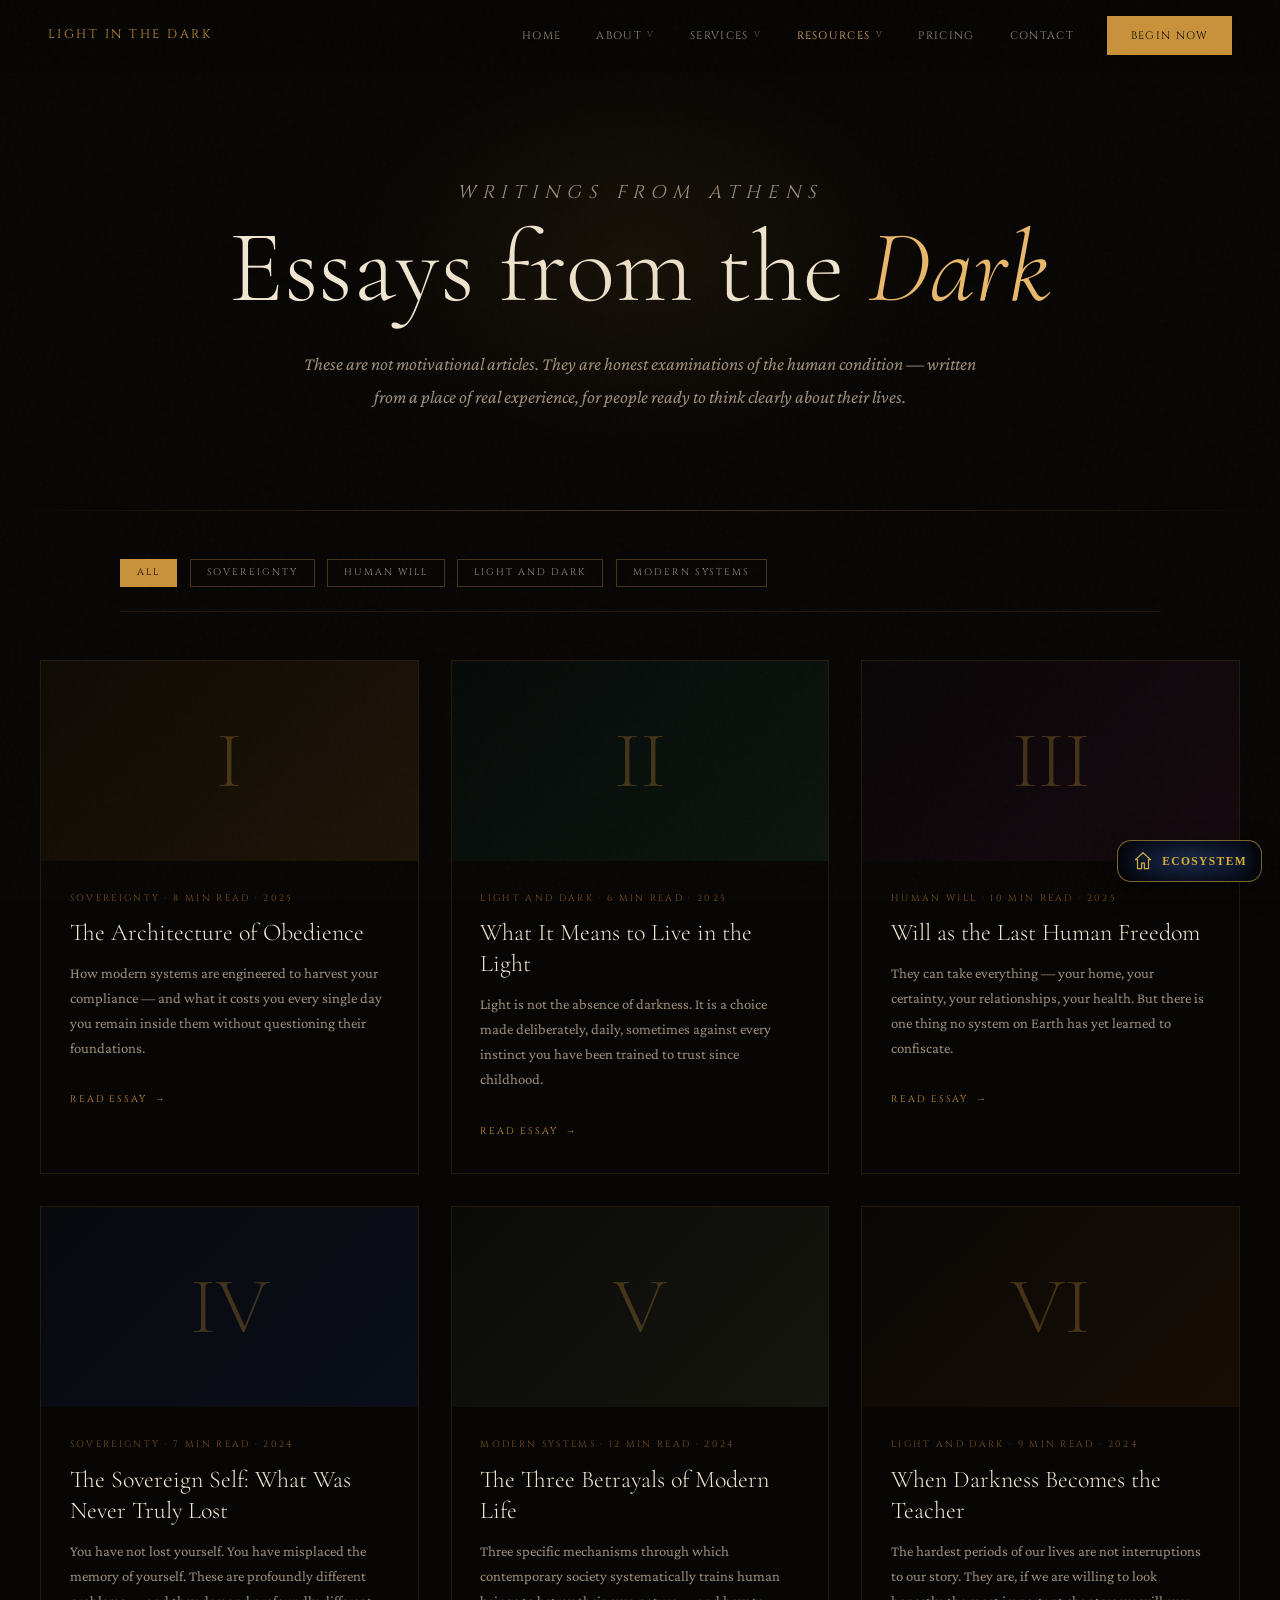
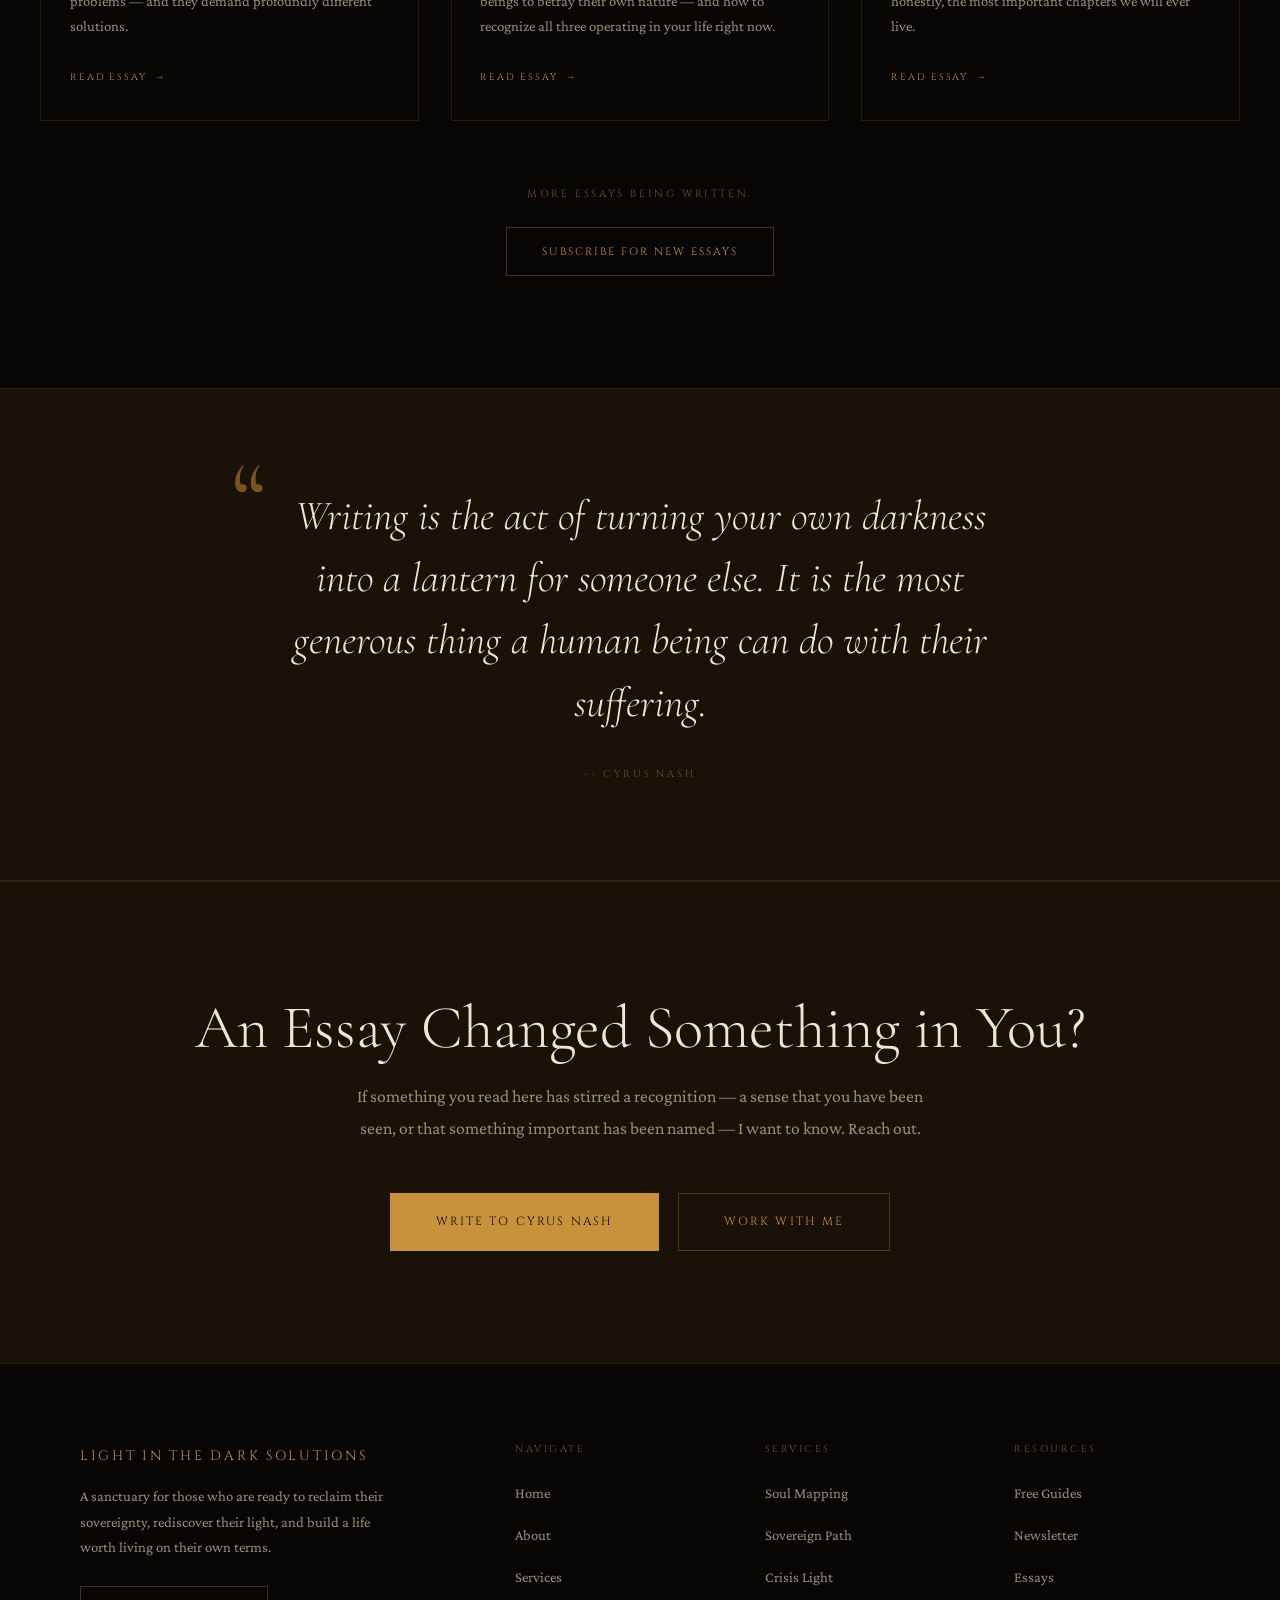
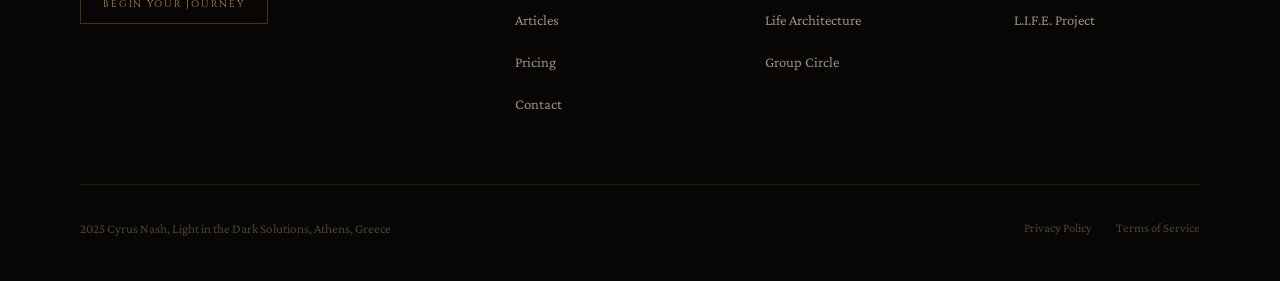
<file: blog.html>
<!DOCTYPE html>
<html lang="en">
<head>
<link rel="icon" type="image/svg+xml" href="favicon.svg">
<meta charset="UTF-8"><meta name="viewport" content="width=device-width, initial-scale=1.0">
<meta name="description" content="Essays and articles by Cyrus Nash on sovereignty, human will, light, darkness, and the modern condition.">
<title>Articles and Essays - Light in the Dark Solutions</title>
<link rel="stylesheet" href="css/style.css">
</head>
<body>
<nav id="nav">
  <a href="index.html" class="nav-logo">Light in the Dark</a>
  <ul class="nav-menu">
    <li><a href="index.html">Home</a></li>
    <li><a href="about.html">About <span class="arrow">v</span></a>
      <div class="dropdown">
        <a href="about.html#story">My Story<span class="dd-sub">Who is Cyrus Nash</span></a>
        <a href="about.html#philosophy">Philosophy<span class="dd-sub">Light, Darkness, Will</span></a>
        <a href="about.html#life-project">L.I.F.E. Project<span class="dd-sub">The humanitarian vision</span></a>
      </div>
    </li>
    <li><a href="services.html">Services <span class="arrow">v</span></a>
      <div class="dropdown">
        <a href="services.html#soul-mapping">Soul Mapping<span class="dd-sub">One-on-one deep consultation</span></a>
        <a href="services.html#sovereign-path">The Sovereign Path<span class="dd-sub">Monthly coaching program</span></a>
        <a href="services.html#crisis-light">Crisis Light<span class="dd-sub">Emergency 48hr advisory</span></a>
        <a href="services.html#life-architecture">Life Architecture<span class="dd-sub">12-week intensive</span></a>
        <a href="services.html#group">Group Circle<span class="dd-sub">Collective transformation</span></a>
      </div>
    </li>
    <li><a href="resources.html" class="active">Resources <span class="arrow">v</span></a>
      <div class="dropdown">
        <a href="blog.html">Articles and Essays<span class="dd-sub">Writings from the dark</span></a>
        <a href="resources.html#downloads">Free Downloads<span class="dd-sub">Guides and reflections</span></a>
        <a href="resources.html#newsletter">Newsletter<span class="dd-sub">Letters of Light</span></a>
      </div>
    </li>
    <li><a href="pricing.html">Pricing</a></li>
    <li><a href="contact.html">Contact</a></li>
    <li><a href="pricing.html" class="nav-cta">Begin Now</a></li>
  </ul>
  <button class="hamburger" aria-label="Menu"><span></span><span></span><span></span></button>
</nav>
<div class="mobile-nav">
  <a href="index.html">Home</a><a href="about.html">About</a>
  <a href="services.html">Services</a><a href="blog.html">Articles</a>
  <a href="resources.html">Resources</a><a href="pricing.html">Pricing</a>
  <a href="contact.html">Contact</a>
</div>

<div class="page-hero">
  <div class="page-hero-glow"></div>
  <p class="label">Writings from Athens</p>
  <h1>Essays from the <em>Dark</em></h1>
  <p>These are not motivational articles. They are honest examinations of the human condition — written from a place of real experience, for people ready to think clearly about their lives.</p>
</div>
<hr class="divider">

<!-- CATEGORY FILTER -->
<section class="section" style="padding:3rem 0 0;">
  <div style="max-width:1120px;margin:0 auto;padding:0 2.5rem;">
    <div style="display:flex;gap:0.8rem;flex-wrap:wrap;border-bottom:1px solid var(--border);padding-bottom:1.5rem;">
      <button onclick="filterPosts('all')" id="filter-all" style="font-family:'Cinzel',serif;font-size:0.6rem;letter-spacing:0.2em;text-transform:uppercase;background:var(--gold);color:var(--bg);border:1px solid var(--gold);padding:0.4rem 1rem;cursor:pointer;transition:all 0.3s;">All</button>
      <button onclick="filterPosts('sovereignty')" style="font-family:'Cinzel',serif;font-size:0.6rem;letter-spacing:0.2em;text-transform:uppercase;background:transparent;color:var(--cream-dim);border:1px solid var(--border-lt);padding:0.4rem 1rem;cursor:pointer;transition:all 0.3s;">Sovereignty</button>
      <button onclick="filterPosts('will')" style="font-family:'Cinzel',serif;font-size:0.6rem;letter-spacing:0.2em;text-transform:uppercase;background:transparent;color:var(--cream-dim);border:1px solid var(--border-lt);padding:0.4rem 1rem;cursor:pointer;transition:all 0.3s;">Human Will</button>
      <button onclick="filterPosts('light')" style="font-family:'Cinzel',serif;font-size:0.6rem;letter-spacing:0.2em;text-transform:uppercase;background:transparent;color:var(--cream-dim);border:1px solid var(--border-lt);padding:0.4rem 1rem;cursor:pointer;transition:all 0.3s;">Light and Dark</button>
      <button onclick="filterPosts('systems')" style="font-family:'Cinzel',serif;font-size:0.6rem;letter-spacing:0.2em;text-transform:uppercase;background:transparent;color:var(--cream-dim);border:1px solid var(--border-lt);padding:0.4rem 1rem;cursor:pointer;transition:all 0.3s;">Modern Systems</button>
    </div>
  </div>
</section>

<!-- ARTICLES GRID -->
<section class="section">
  <div class="section-inner-lg" style="padding-top:3rem;">
    <div id="articles-grid" style="display:grid;grid-template-columns:repeat(3,1fr);gap:2rem;">

      <article class="blog-card reveal" data-category="sovereignty">
        <div class="blog-thumb" style="background:linear-gradient(135deg,#0e0a04,#1e1408);">
          <div style="font-family:'Cormorant Garamond',serif;font-size:5rem;font-weight:300;color:rgba(200,146,58,0.3);line-height:1;user-select:none;">I</div>
        </div>
        <div class="blog-body">
          <div class="blog-meta">Sovereignty · 8 min read · 2025</div>
          <h3>The Architecture of Obedience</h3>
          <p>How modern systems are engineered to harvest your compliance — and what it costs you every single day you remain inside them without questioning their foundations.</p>
          <a href="contact.html" class="read-more">Read Essay</a>
        </div>
      </article>

      <article class="blog-card reveal reveal-delay-1" data-category="light">
        <div class="blog-thumb" style="background:linear-gradient(135deg,#060a08,#0c1510);">
          <div style="font-family:'Cormorant Garamond',serif;font-size:5rem;font-weight:300;color:rgba(200,146,58,0.3);line-height:1;user-select:none;">II</div>
        </div>
        <div class="blog-body">
          <div class="blog-meta">Light and Dark · 6 min read · 2025</div>
          <h3>What It Means to Live in the Light</h3>
          <p>Light is not the absence of darkness. It is a choice made deliberately, daily, sometimes against every instinct you have been trained to trust since childhood.</p>
          <a href="contact.html" class="read-more">Read Essay</a>
        </div>
      </article>

      <article class="blog-card reveal reveal-delay-2" data-category="will">
        <div class="blog-thumb" style="background:linear-gradient(135deg,#0a0608,#14090e);">
          <div style="font-family:'Cormorant Garamond',serif;font-size:5rem;font-weight:300;color:rgba(200,146,58,0.3);line-height:1;user-select:none;">III</div>
        </div>
        <div class="blog-body">
          <div class="blog-meta">Human Will · 10 min read · 2025</div>
          <h3>Will as the Last Human Freedom</h3>
          <p>They can take everything — your home, your certainty, your relationships, your health. But there is one thing no system on Earth has yet learned to confiscate.</p>
          <a href="contact.html" class="read-more">Read Essay</a>
        </div>
      </article>

      <article class="blog-card reveal" data-category="sovereignty">
        <div class="blog-thumb" style="background:linear-gradient(135deg,#080a0e,#0a0e18);">
          <div style="font-family:'Cormorant Garamond',serif;font-size:5rem;font-weight:300;color:rgba(200,146,58,0.3);line-height:1;user-select:none;">IV</div>
        </div>
        <div class="blog-body">
          <div class="blog-meta">Sovereignty · 7 min read · 2024</div>
          <h3>The Sovereign Self: What Was Never Truly Lost</h3>
          <p>You have not lost yourself. You have misplaced the memory of yourself. These are profoundly different problems — and they demand profoundly different solutions.</p>
          <a href="contact.html" class="read-more">Read Essay</a>
        </div>
      </article>

      <article class="blog-card reveal reveal-delay-1" data-category="systems">
        <div class="blog-thumb" style="background:linear-gradient(135deg,#0a0a08,#161610);">
          <div style="font-family:'Cormorant Garamond',serif;font-size:5rem;font-weight:300;color:rgba(200,146,58,0.3);line-height:1;user-select:none;">V</div>
        </div>
        <div class="blog-body">
          <div class="blog-meta">Modern Systems · 12 min read · 2024</div>
          <h3>The Three Betrayals of Modern Life</h3>
          <p>Three specific mechanisms through which contemporary society systematically trains human beings to betray their own nature — and how to recognize all three operating in your life right now.</p>
          <a href="contact.html" class="read-more">Read Essay</a>
        </div>
      </article>

      <article class="blog-card reveal reveal-delay-2" data-category="light">
        <div class="blog-thumb" style="background:linear-gradient(135deg,#0a0806,#180e06);">
          <div style="font-family:'Cormorant Garamond',serif;font-size:5rem;font-weight:300;color:rgba(200,146,58,0.3);line-height:1;user-select:none;">VI</div>
        </div>
        <div class="blog-body">
          <div class="blog-meta">Light and Dark · 9 min read · 2024</div>
          <h3>When Darkness Becomes the Teacher</h3>
          <p>The hardest periods of our lives are not interruptions to our story. They are, if we are willing to look honestly, the most important chapters we will ever live.</p>
          <a href="contact.html" class="read-more">Read Essay</a>
        </div>
      </article>
    </div>

    <div style="text-align:center;margin-top:4rem;" class="reveal">
      <p style="font-family:'Cinzel',serif;font-size:0.65rem;letter-spacing:0.25em;color:var(--gold-dim);text-transform:uppercase;margin-bottom:1.5rem;">More essays being written.</p>
      <a href="resources.html#newsletter" class="btn btn-outline">Subscribe for New Essays</a>
    </div>
  </div>
</section>

<div class="quote-banner">
  <blockquote class="reveal">
    Writing is the act of turning your own darkness into a lantern for someone else. It is the most generous thing a human being can do with their suffering.
  </blockquote>
  <span class="quote-attr reveal">-- Cyrus Nash</span>
</div>

<section class="cta-section">
  <div class="reveal">
    <h2>An Essay Changed Something in You?</h2>
    <p>If something you read here has stirred a recognition — a sense that you have been seen, or that something important has been named — I want to know. Reach out.</p>
    <div class="btn-row">
      <a href="contact.html" class="btn btn-gold btn-lg">Write to Cyrus Nash</a>
      <a href="pricing.html" class="btn btn-outline btn-lg">Work With Me</a>
    </div>
  </div>
</section>

<footer id="footer">
  <div class="footer-grid">
    <div class="footer-brand"><div class="footer-brand-name">Light in the Dark Solutions</div>
      <p>A sanctuary for those who are ready to reclaim their sovereignty, rediscover their light, and build a life worth living on their own terms.</p>
      <a href="contact.html" class="btn btn-outline btn-sm">Begin Your Journey</a>
    </div>
    <div class="footer-col"><h4>Navigate</h4><ul>
      <li><a href="index.html">Home</a></li><li><a href="about.html">About</a></li>
      <li><a href="services.html">Services</a></li><li><a href="blog.html">Articles</a></li>
      <li><a href="pricing.html">Pricing</a></li><li><a href="contact.html">Contact</a></li>
    </ul></div>
    <div class="footer-col"><h4>Services</h4><ul>
      <li><a href="services.html#soul-mapping">Soul Mapping</a></li>
      <li><a href="services.html#sovereign-path">Sovereign Path</a></li>
      <li><a href="services.html#crisis-light">Crisis Light</a></li>
      <li><a href="services.html#life-architecture">Life Architecture</a></li>
      <li><a href="services.html#group">Group Circle</a></li>
    </ul></div>
    <div class="footer-col"><h4>Resources</h4><ul>
      <li><a href="resources.html#downloads">Free Guides</a></li>
      <li><a href="resources.html#newsletter">Newsletter</a></li>
      <li><a href="blog.html">Essays</a></li>
      <li><a href="about.html#life-project">L.I.F.E. Project</a></li>
    </ul></div>
  </div>
  <div class="footer-bottom">
    <span class="footer-copy">2025 Cyrus Nash, Light in the Dark Solutions, Athens, Greece</span>
    <div class="footer-legal"><a href="#">Privacy Policy</a><a href="#">Terms of Service</a></div>
  </div>
</footer>
<script src="js/main.js"></script>
<script>
function filterPosts(cat) {
  const articles = document.querySelectorAll('#articles-grid article');
  articles.forEach(a => {
    if (cat === 'all' || a.dataset.category === cat) {
      a.style.display = 'flex';
      a.style.flexDirection = 'column';
    } else {
      a.style.display = 'none';
    }
  });
  document.querySelectorAll('[onclick^="filterPosts"]').forEach(btn => {
    btn.style.background = 'transparent';
    btn.style.color = 'var(--cream-dim)';
    btn.style.borderColor = 'var(--border-lt)';
  });
  event.target.style.background = 'var(--gold)';
  event.target.style.color = 'var(--bg)';
  event.target.style.borderColor = 'var(--gold)';
}
</script>
<!-- ===== ECOSYSTEM HOME RETURN BADGE (c) 2026 Spiridon Tsakonas - Light in the Dark Solutions ===== -->
<a id="eco-home-return" href="https://litd.theguardiansofthedeep.com/" target="_blank" rel="noopener" title="Return to the Ecosystem" style="position:fixed;bottom:18px;right:18px;z-index:9999;display:flex;align-items:center;gap:8px;text-decoration:none;background:radial-gradient(circle at 50% 42%,#1a2747 0%,#0e1830 60%,#05070f 100%);border:1.5px solid rgba(212,175,55,.55);border-radius:14px;padding:9px 14px;box-shadow:0 8px 24px rgba(0,0,0,.55),inset 0 0 18px 4px rgba(0,0,0,.8);font-family:Georgia,serif;transition:transform .3s,box-shadow .3s,border-color .3s;" onmouseover="this.style.transform='translateY(-3px)';this.style.boxShadow='0 12px 30px rgba(0,0,0,.65),inset 0 0 16px 3px rgba(0,0,0,.6),0 0 16px rgba(212,175,55,.45)';this.style.borderColor='rgba(212,175,55,.9)';" onmouseout="this.style.transform='translateY(0)';this.style.boxShadow='0 8px 24px rgba(0,0,0,.55),inset 0 0 18px 4px rgba(0,0,0,.8)';this.style.borderColor='rgba(212,175,55,.55)';">
  <svg width="22" height="22" viewBox="0 0 64 64" xmlns="http://www.w3.org/2000/svg" aria-hidden="true" style="flex-shrink:0;"><path d="M32 8 10 28h6v26h12V38h8v16h12V28h6z" fill="none" stroke="#d4af37" stroke-width="3.5" stroke-linejoin="round"/></svg>
  <span style="color:#d4af37;font-size:.72rem;font-weight:700;letter-spacing:.12em;">ECOSYSTEM</span>
</a>
<!-- ===== END ECOSYSTEM HOME RETURN BADGE ===== -->
</body>
</html>
</file>
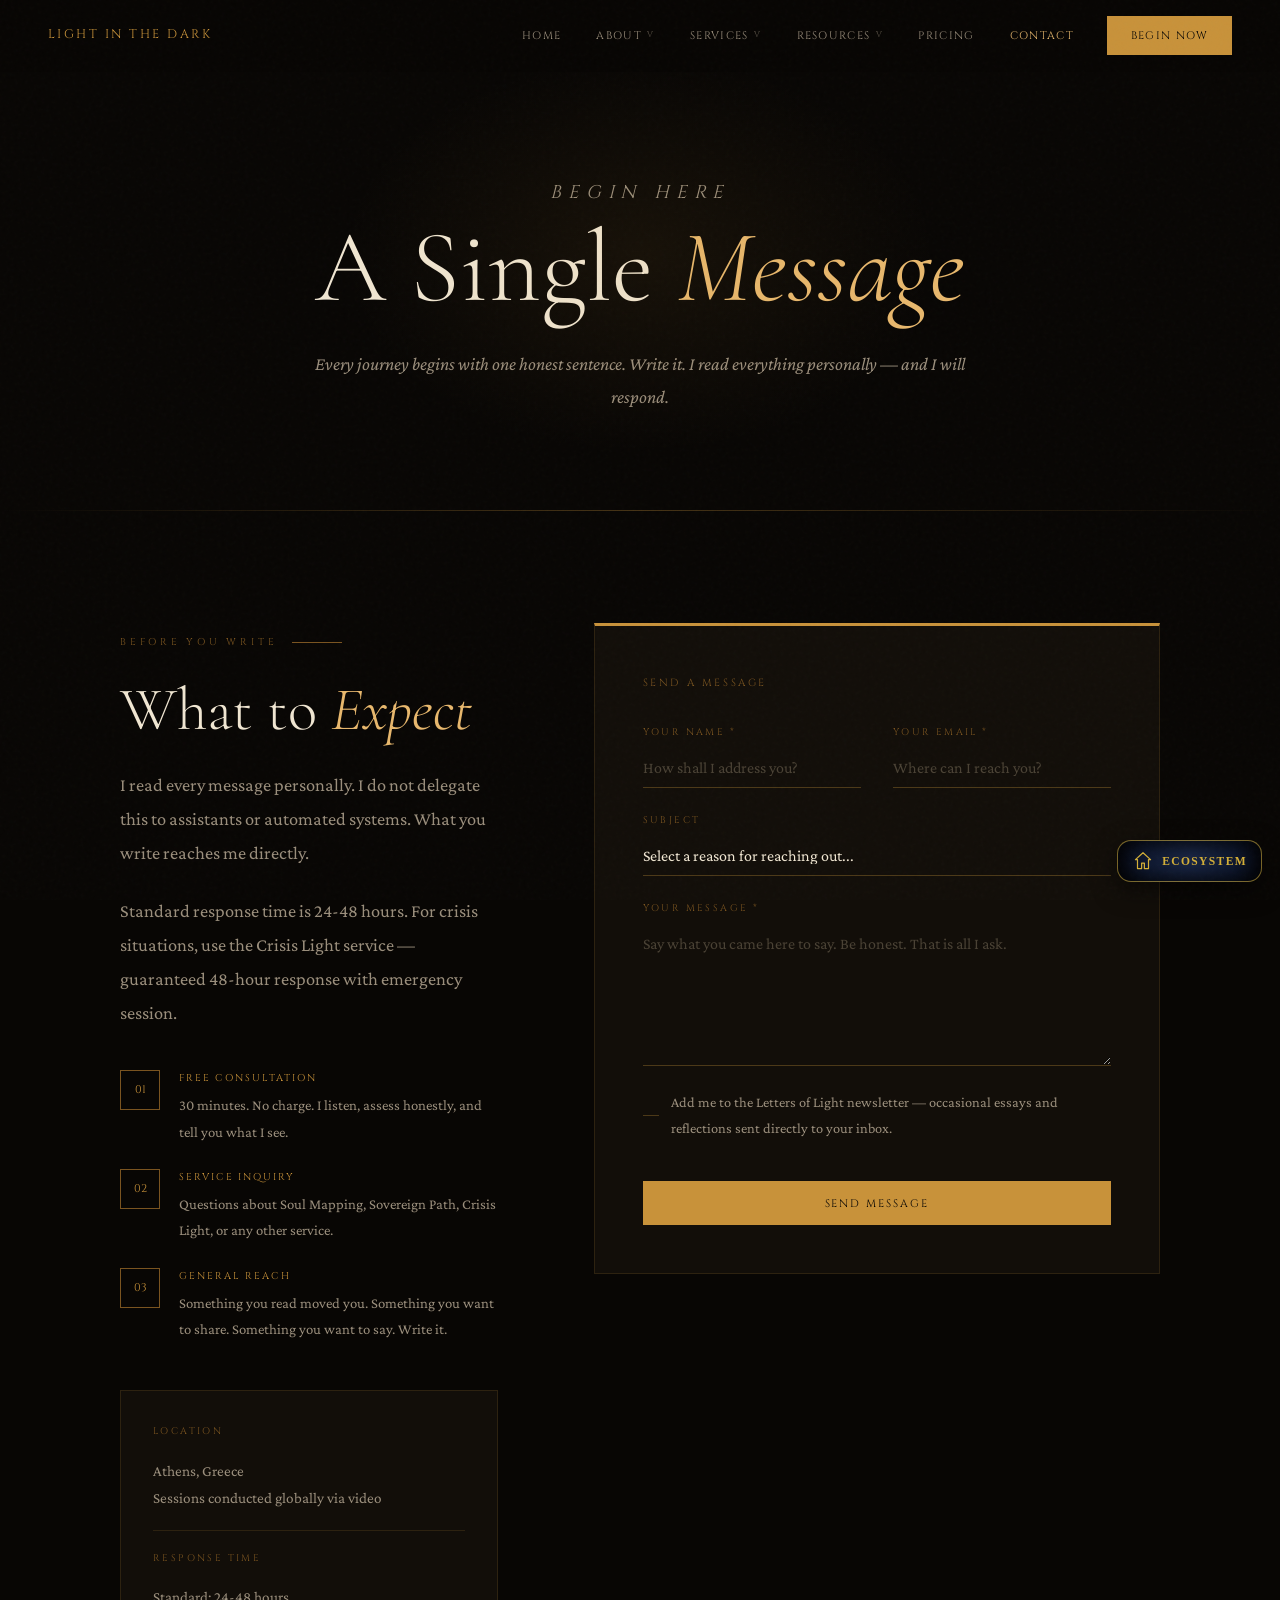
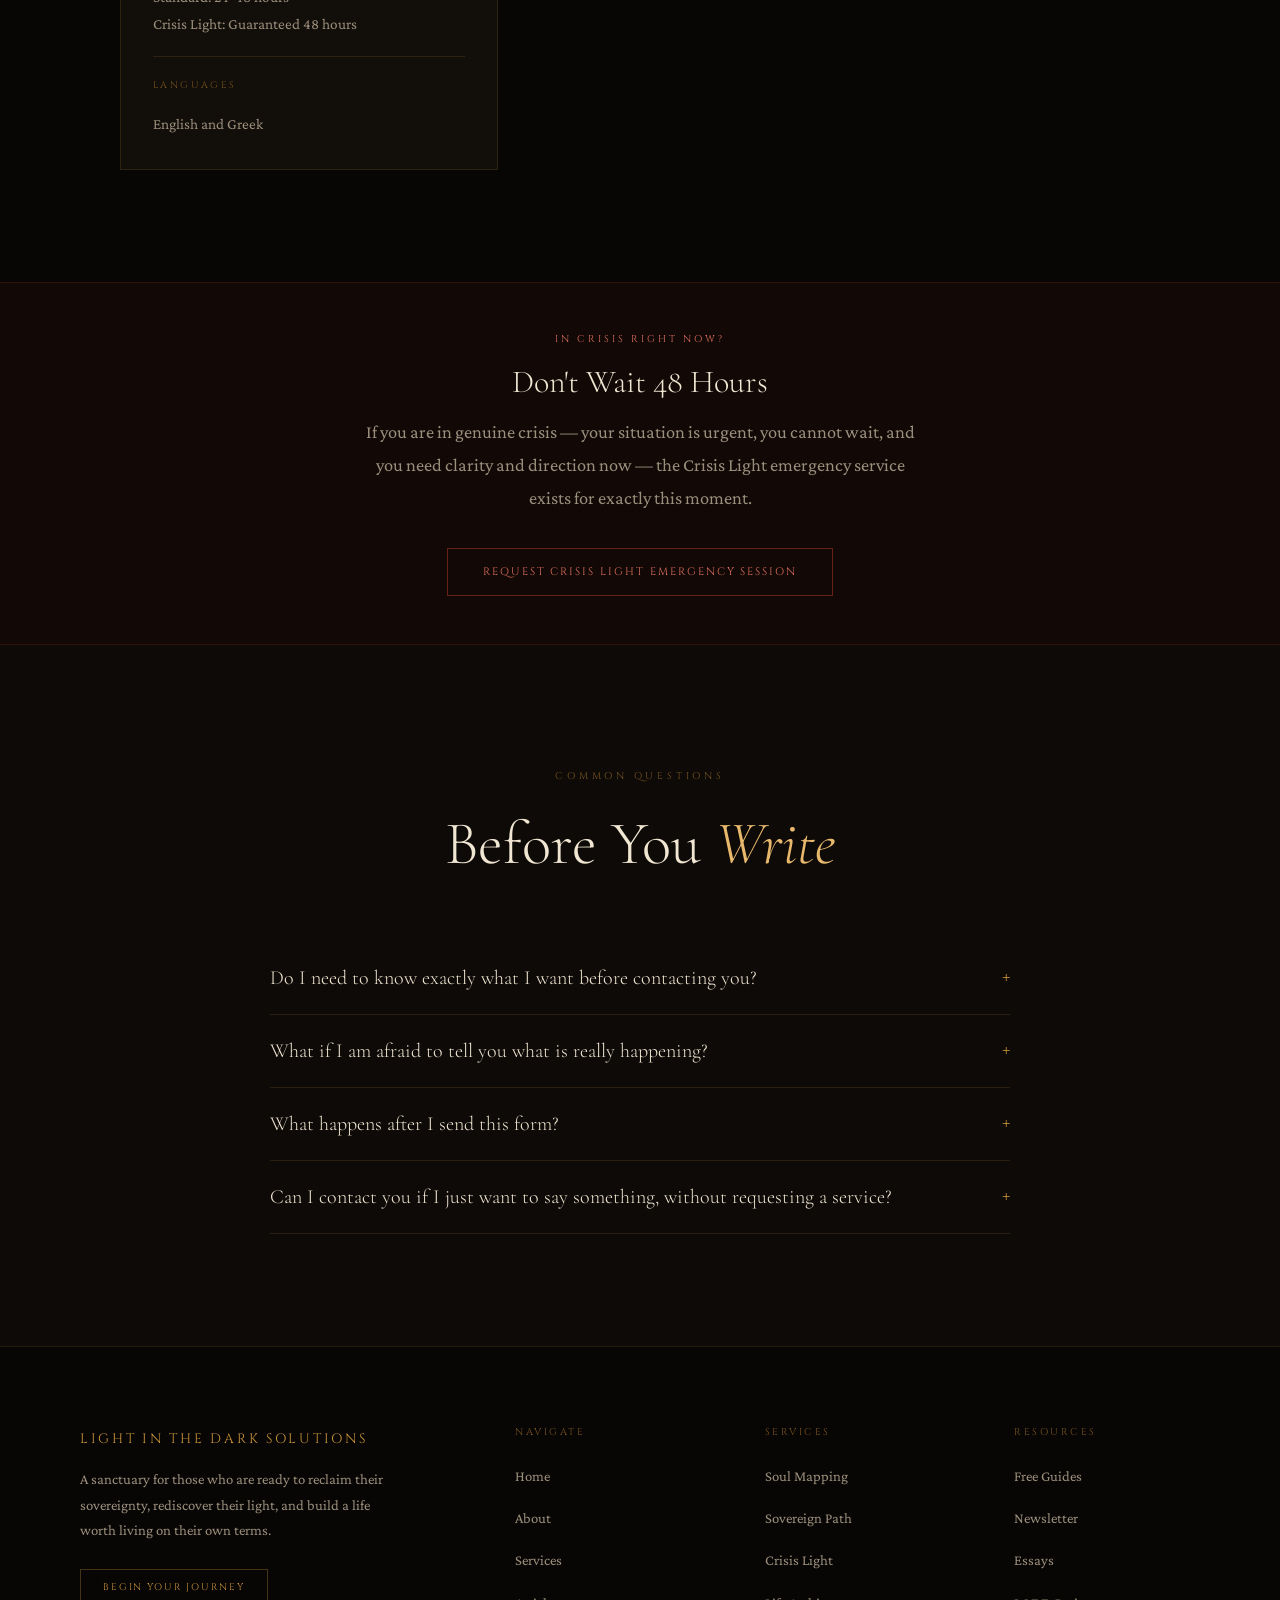
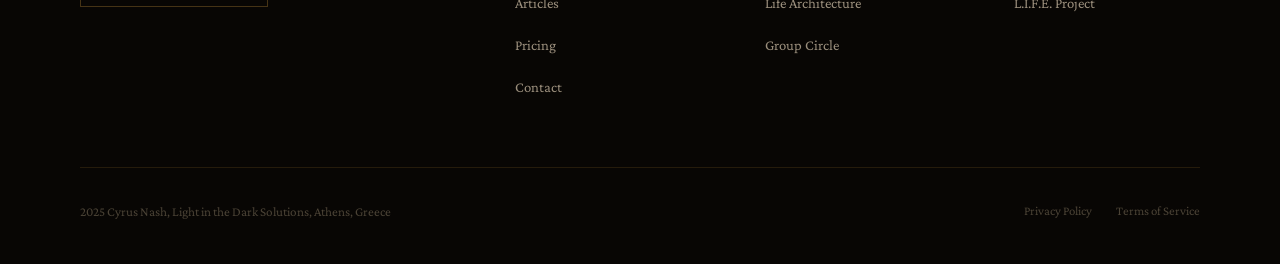
<file: contact.html>
<!DOCTYPE html>
<html lang="en">
<head>
<link rel="icon" type="image/svg+xml" href="favicon.svg">
<meta charset="UTF-8"><meta name="viewport" content="width=device-width, initial-scale=1.0">
<meta name="description" content="Contact Cyrus Nash - book a free consultation, request emergency support, or simply reach out. Light in the Dark Solutions.">
<title>Contact - Light in the Dark Solutions</title>
<link rel="stylesheet" href="css/style.css">
</head>
<body>
<nav id="nav">
  <a href="index.html" class="nav-logo">Light in the Dark</a>
  <ul class="nav-menu">
    <li><a href="index.html">Home</a></li>
    <li><a href="about.html">About <span class="arrow">v</span></a>
      <div class="dropdown">
        <a href="about.html#story">My Story<span class="dd-sub">Who is Cyrus Nash</span></a>
        <a href="about.html#philosophy">Philosophy<span class="dd-sub">Light, Darkness, Will</span></a>
        <a href="about.html#life-project">L.I.F.E. Project<span class="dd-sub">The humanitarian vision</span></a>
      </div>
    </li>
    <li><a href="services.html">Services <span class="arrow">v</span></a>
      <div class="dropdown">
        <a href="services.html#soul-mapping">Soul Mapping<span class="dd-sub">One-on-one deep consultation</span></a>
        <a href="services.html#sovereign-path">The Sovereign Path<span class="dd-sub">Monthly coaching program</span></a>
        <a href="services.html#crisis-light">Crisis Light<span class="dd-sub">Emergency 48hr advisory</span></a>
        <a href="services.html#life-architecture">Life Architecture<span class="dd-sub">12-week intensive</span></a>
        <a href="services.html#group">Group Circle<span class="dd-sub">Collective transformation</span></a>
      </div>
    </li>
    <li><a href="resources.html">Resources <span class="arrow">v</span></a>
      <div class="dropdown">
        <a href="blog.html">Articles and Essays<span class="dd-sub">Writings from the dark</span></a>
        <a href="resources.html#downloads">Free Downloads<span class="dd-sub">Guides and reflections</span></a>
        <a href="resources.html#newsletter">Newsletter<span class="dd-sub">Letters of Light</span></a>
      </div>
    </li>
    <li><a href="pricing.html">Pricing</a></li>
    <li><a href="contact.html" class="active">Contact</a></li>
    <li><a href="pricing.html" class="nav-cta">Begin Now</a></li>
  </ul>
  <button class="hamburger" aria-label="Menu"><span></span><span></span><span></span></button>
</nav>
<div class="mobile-nav">
  <a href="index.html">Home</a><a href="about.html">About</a>
  <a href="services.html">Services</a><a href="blog.html">Articles</a>
  <a href="resources.html">Resources</a><a href="pricing.html">Pricing</a>
  <a href="contact.html">Contact</a>
</div>

<div class="page-hero">
  <div class="page-hero-glow"></div>
  <p class="label">Begin Here</p>
  <h1>A Single <em>Message</em></h1>
  <p>Every journey begins with one honest sentence. Write it. I read everything personally — and I will respond.</p>
</div>
<hr class="divider">

<!-- CONTACT MAIN -->
<section class="section">
  <div class="section-inner">
    <div style="display:grid;grid-template-columns:1fr 1.5fr;gap:6rem;align-items:start;">

      <!-- LEFT: Info -->
      <div>
        <div class="reveal">
          <p class="label">Before You Write</p>
          <h2>What to <em>Expect</em></h2>
          <p style="color:var(--cream-dim);line-height:1.85;margin:1.5rem 0;">I read every message personally. I do not delegate this to assistants or automated systems. What you write reaches me directly.</p>
          <p style="color:var(--cream-dim);line-height:1.85;margin-bottom:2.5rem;">Standard response time is 24-48 hours. For crisis situations, use the Crisis Light service — guaranteed 48-hour response with emergency session.</p>

          <div style="display:flex;flex-direction:column;gap:1.5rem;margin-bottom:3rem;">
            <div style="display:flex;gap:1.2rem;align-items:flex-start;">
              <div style="width:40px;height:40px;border:1px solid var(--gold-dim);display:flex;align-items:center;justify-content:center;flex-shrink:0;font-family:'Cinzel',serif;font-size:0.7rem;color:var(--gold);">01</div>
              <div>
                <div style="font-family:'Cinzel',serif;font-size:0.62rem;letter-spacing:0.2em;color:var(--gold);text-transform:uppercase;margin-bottom:0.3rem;">Free Consultation</div>
                <p style="font-size:0.92rem;color:var(--cream-dim);">30 minutes. No charge. I listen, assess honestly, and tell you what I see.</p>
              </div>
            </div>
            <div style="display:flex;gap:1.2rem;align-items:flex-start;">
              <div style="width:40px;height:40px;border:1px solid var(--gold-dim);display:flex;align-items:center;justify-content:center;flex-shrink:0;font-family:'Cinzel',serif;font-size:0.7rem;color:var(--gold);">02</div>
              <div>
                <div style="font-family:'Cinzel',serif;font-size:0.62rem;letter-spacing:0.2em;color:var(--gold);text-transform:uppercase;margin-bottom:0.3rem;">Service Inquiry</div>
                <p style="font-size:0.92rem;color:var(--cream-dim);">Questions about Soul Mapping, Sovereign Path, Crisis Light, or any other service.</p>
              </div>
            </div>
            <div style="display:flex;gap:1.2rem;align-items:flex-start;">
              <div style="width:40px;height:40px;border:1px solid var(--gold-dim);display:flex;align-items:center;justify-content:center;flex-shrink:0;font-family:'Cinzel',serif;font-size:0.7rem;color:var(--gold);">03</div>
              <div>
                <div style="font-family:'Cinzel',serif;font-size:0.62rem;letter-spacing:0.2em;color:var(--gold);text-transform:uppercase;margin-bottom:0.3rem;">General Reach</div>
                <p style="font-size:0.92rem;color:var(--cream-dim);">Something you read moved you. Something you want to share. Something you want to say. Write it.</p>
              </div>
            </div>
          </div>

          <div style="border:1px solid var(--border);padding:2rem;background:var(--bg3);">
            <div style="font-family:'Cinzel',serif;font-size:0.6rem;letter-spacing:0.25em;color:var(--gold-dim);text-transform:uppercase;margin-bottom:1rem;">Location</div>
            <p style="font-size:0.95rem;color:var(--cream-dim);">Athens, Greece<br>Sessions conducted globally via video</p>
            <div style="height:1px;background:var(--border);margin:1.2rem 0;"></div>
            <div style="font-family:'Cinzel',serif;font-size:0.6rem;letter-spacing:0.25em;color:var(--gold-dim);text-transform:uppercase;margin-bottom:1rem;">Response Time</div>
            <p style="font-size:0.95rem;color:var(--cream-dim);">Standard: 24-48 hours<br>Crisis Light: Guaranteed 48 hours</p>
            <div style="height:1px;background:var(--border);margin:1.2rem 0;"></div>
            <div style="font-family:'Cinzel',serif;font-size:0.6rem;letter-spacing:0.25em;color:var(--gold-dim);text-transform:uppercase;margin-bottom:1rem;">Languages</div>
            <p style="font-size:0.95rem;color:var(--cream-dim);">English and Greek</p>
          </div>
        </div>
      </div>

      <!-- RIGHT: Form -->
      <div class="reveal reveal-delay-1">
        <div style="background:var(--bg3);border:1px solid var(--border);border-top:3px solid var(--gold);padding:3rem;">
          <p style="font-family:'Cinzel',serif;font-size:0.65rem;letter-spacing:0.25em;color:var(--gold-dim);text-transform:uppercase;margin-bottom:2rem;">Send a Message</p>

          <!-- Replace xzdkpyol with your Formspree form ID: https://formspree.io -->
          <form id="contact-form" action="https://formspree.io/f/xzdkpyol" method="POST">
            <div class="form-row">
              <div class="form-group">
                <label>Your Name *</label>
                <input type="text" name="name" placeholder="How shall I address you?" required>
              </div>
              <div class="form-group">
                <label>Your Email *</label>
                <input type="email" name="email" placeholder="Where can I reach you?" required>
              </div>
            </div>
            <div class="form-group">
              <label>Subject</label>
              <select name="subject">
                <option value="">Select a reason for reaching out...</option>
                <option value="free-consultation">Free Consultation Request</option>
                <option value="soul-mapping">Soul Mapping Session</option>
                <option value="sovereign-path">The Sovereign Path (Monthly)</option>
                <option value="crisis-light">Crisis Light (Emergency)</option>
                <option value="life-architecture">Life Architecture Program</option>
                <option value="group-circle">Group Circle</option>
                <option value="torch-bearer">Torch Bearer (Lifetime)</option>
                <option value="pricing">Question About Pricing</option>
                <option value="book">The Age of Obedience</option>
                <option value="general">General Message</option>
              </select>
            </div>
            <div class="form-group">
              <label>Your Message *</label>
              <textarea name="message" rows="7" placeholder="Say what you came here to say. Be honest. That is all I ask." required></textarea>
            </div>
            <div class="form-group" style="flex-direction:row;align-items:flex-start;gap:0.8rem;">
              <input type="checkbox" name="newsletter" id="newsletter-check" style="width:16px;height:16px;margin-top:3px;flex-shrink:0;accent-color:var(--gold);">
              <label for="newsletter-check" style="font-family:'Crimson Pro',serif;font-size:0.9rem;letter-spacing:0;text-transform:none;color:var(--cream-dim);cursor:pointer;">Add me to the Letters of Light newsletter — occasional essays and reflections sent directly to your inbox.</label>
            </div>
            <button type="submit" class="btn btn-gold" style="width:100%;justify-content:center;margin-top:1rem;">Send Message</button>
            <div id="form-success" class="form-success">Your message has been received. I will respond personally within 48 hours.</div>
          </form>
        </div>
      </div>
    </div>
  </div>
</section>

<!-- EMERGENCY NOTICE -->
<section class="section" style="background:rgba(160,40,30,0.06);border-top:1px solid rgba(192,57,43,0.2);border-bottom:1px solid rgba(192,57,43,0.2);">
  <div class="section-inner-sm" style="padding:3rem 2.5rem;text-align:center;">
    <div class="reveal">
      <p style="font-family:'Cinzel',serif;font-size:0.62rem;letter-spacing:0.3em;color:#e07060;text-transform:uppercase;margin-bottom:1rem;">In Crisis Right Now?</p>
      <h3 style="font-size:2rem;margin-bottom:1rem;">Don't Wait 48 Hours</h3>
      <p style="color:var(--cream-dim);max-width:560px;margin:0 auto 2rem;line-height:1.8;">If you are in genuine crisis — your situation is urgent, you cannot wait, and you need clarity and direction now — the Crisis Light emergency service exists for exactly this moment.</p>
      <a href="pricing.html#crisis" class="btn btn-outline" style="border-color:rgba(192,57,43,0.5);color:#e07060;">Request Crisis Light Emergency Session</a>
    </div>
  </div>
</section>

<!-- FAQ -->
<section class="section section-alt">
  <div class="section-inner-sm">
    <div class="section-head centered reveal">
      <p class="label">Common Questions</p>
      <h2>Before You <em>Write</em></h2>
    </div>
    <div>
      <div class="faq-item reveal">
        <button class="faq-question">Do I need to know exactly what I want before contacting you? <span class="faq-icon">+</span></button>
        <div class="faq-answer"><div class="faq-answer-inner">No. Most people who reach out do not know exactly what they need — they only know that something is wrong, or that something important is missing, or that they have run out of their own solutions. That is enough. Start with that.</div></div>
      </div>
      <div class="faq-item reveal">
        <button class="faq-question">What if I am afraid to tell you what is really happening? <span class="faq-icon">+</span></button>
        <div class="faq-answer"><div class="faq-answer-inner">That fear is one of the most common things I encounter. It is also one of the most understandable. You can begin as cautiously as you need to. I will never push you faster than you can genuinely move. The pace of this work is yours to set.</div></div>
      </div>
      <div class="faq-item reveal">
        <button class="faq-question">What happens after I send this form? <span class="faq-icon">+</span></button>
        <div class="faq-answer"><div class="faq-answer-inner">I read it personally. Within 24-48 hours, I write back — also personally. If your message indicates that a free consultation would be the best next step, I will propose one. If you have asked a specific question, I will answer it honestly. There is no automated funnel here.</div></div>
      </div>
      <div class="faq-item reveal">
        <button class="faq-question">Can I contact you if I just want to say something, without requesting a service? <span class="faq-icon">+</span></button>
        <div class="faq-answer"><div class="faq-answer-inner">Yes. Completely. I believe that every genuine human connection carries value. If something in my writing reached you, or if you simply want to say something that feels important, I welcome it.</div></div>
      </div>
    </div>
  </div>
</section>

<footer id="footer">
  <div class="footer-grid">
    <div class="footer-brand"><div class="footer-brand-name">Light in the Dark Solutions</div>
      <p>A sanctuary for those who are ready to reclaim their sovereignty, rediscover their light, and build a life worth living on their own terms.</p>
      <a href="contact.html" class="btn btn-outline btn-sm">Begin Your Journey</a>
    </div>
    <div class="footer-col"><h4>Navigate</h4><ul>
      <li><a href="index.html">Home</a></li><li><a href="about.html">About</a></li>
      <li><a href="services.html">Services</a></li><li><a href="blog.html">Articles</a></li>
      <li><a href="pricing.html">Pricing</a></li><li><a href="contact.html">Contact</a></li>
    </ul></div>
    <div class="footer-col"><h4>Services</h4><ul>
      <li><a href="services.html#soul-mapping">Soul Mapping</a></li>
      <li><a href="services.html#sovereign-path">Sovereign Path</a></li>
      <li><a href="services.html#crisis-light">Crisis Light</a></li>
      <li><a href="services.html#life-architecture">Life Architecture</a></li>
      <li><a href="services.html#group">Group Circle</a></li>
    </ul></div>
    <div class="footer-col"><h4>Resources</h4><ul>
      <li><a href="resources.html#downloads">Free Guides</a></li>
      <li><a href="resources.html#newsletter">Newsletter</a></li>
      <li><a href="blog.html">Essays</a></li>
      <li><a href="about.html#life-project">L.I.F.E. Project</a></li>
    </ul></div>
  </div>
  <div class="footer-bottom">
    <span class="footer-copy">2025 Cyrus Nash, Light in the Dark Solutions, Athens, Greece</span>
    <div class="footer-legal"><a href="#">Privacy Policy</a><a href="#">Terms of Service</a></div>
  </div>
</footer>
<script src="js/main.js"></script>
<!-- ===== ECOSYSTEM HOME RETURN BADGE (c) 2026 Spiridon Tsakonas - Light in the Dark Solutions ===== -->
<a id="eco-home-return" href="https://litd.theguardiansofthedeep.com/" target="_blank" rel="noopener" title="Return to the Ecosystem" style="position:fixed;bottom:18px;right:18px;z-index:9999;display:flex;align-items:center;gap:8px;text-decoration:none;background:radial-gradient(circle at 50% 42%,#1a2747 0%,#0e1830 60%,#05070f 100%);border:1.5px solid rgba(212,175,55,.55);border-radius:14px;padding:9px 14px;box-shadow:0 8px 24px rgba(0,0,0,.55),inset 0 0 18px 4px rgba(0,0,0,.8);font-family:Georgia,serif;transition:transform .3s,box-shadow .3s,border-color .3s;" onmouseover="this.style.transform='translateY(-3px)';this.style.boxShadow='0 12px 30px rgba(0,0,0,.65),inset 0 0 16px 3px rgba(0,0,0,.6),0 0 16px rgba(212,175,55,.45)';this.style.borderColor='rgba(212,175,55,.9)';" onmouseout="this.style.transform='translateY(0)';this.style.boxShadow='0 8px 24px rgba(0,0,0,.55),inset 0 0 18px 4px rgba(0,0,0,.8)';this.style.borderColor='rgba(212,175,55,.55)';">
  <svg width="22" height="22" viewBox="0 0 64 64" xmlns="http://www.w3.org/2000/svg" aria-hidden="true" style="flex-shrink:0;"><path d="M32 8 10 28h6v26h12V38h8v16h12V28h6z" fill="none" stroke="#d4af37" stroke-width="3.5" stroke-linejoin="round"/></svg>
  <span style="color:#d4af37;font-size:.72rem;font-weight:700;letter-spacing:.12em;">ECOSYSTEM</span>
</a>
<!-- ===== END ECOSYSTEM HOME RETURN BADGE ===== -->
</body>
</html>
</file>
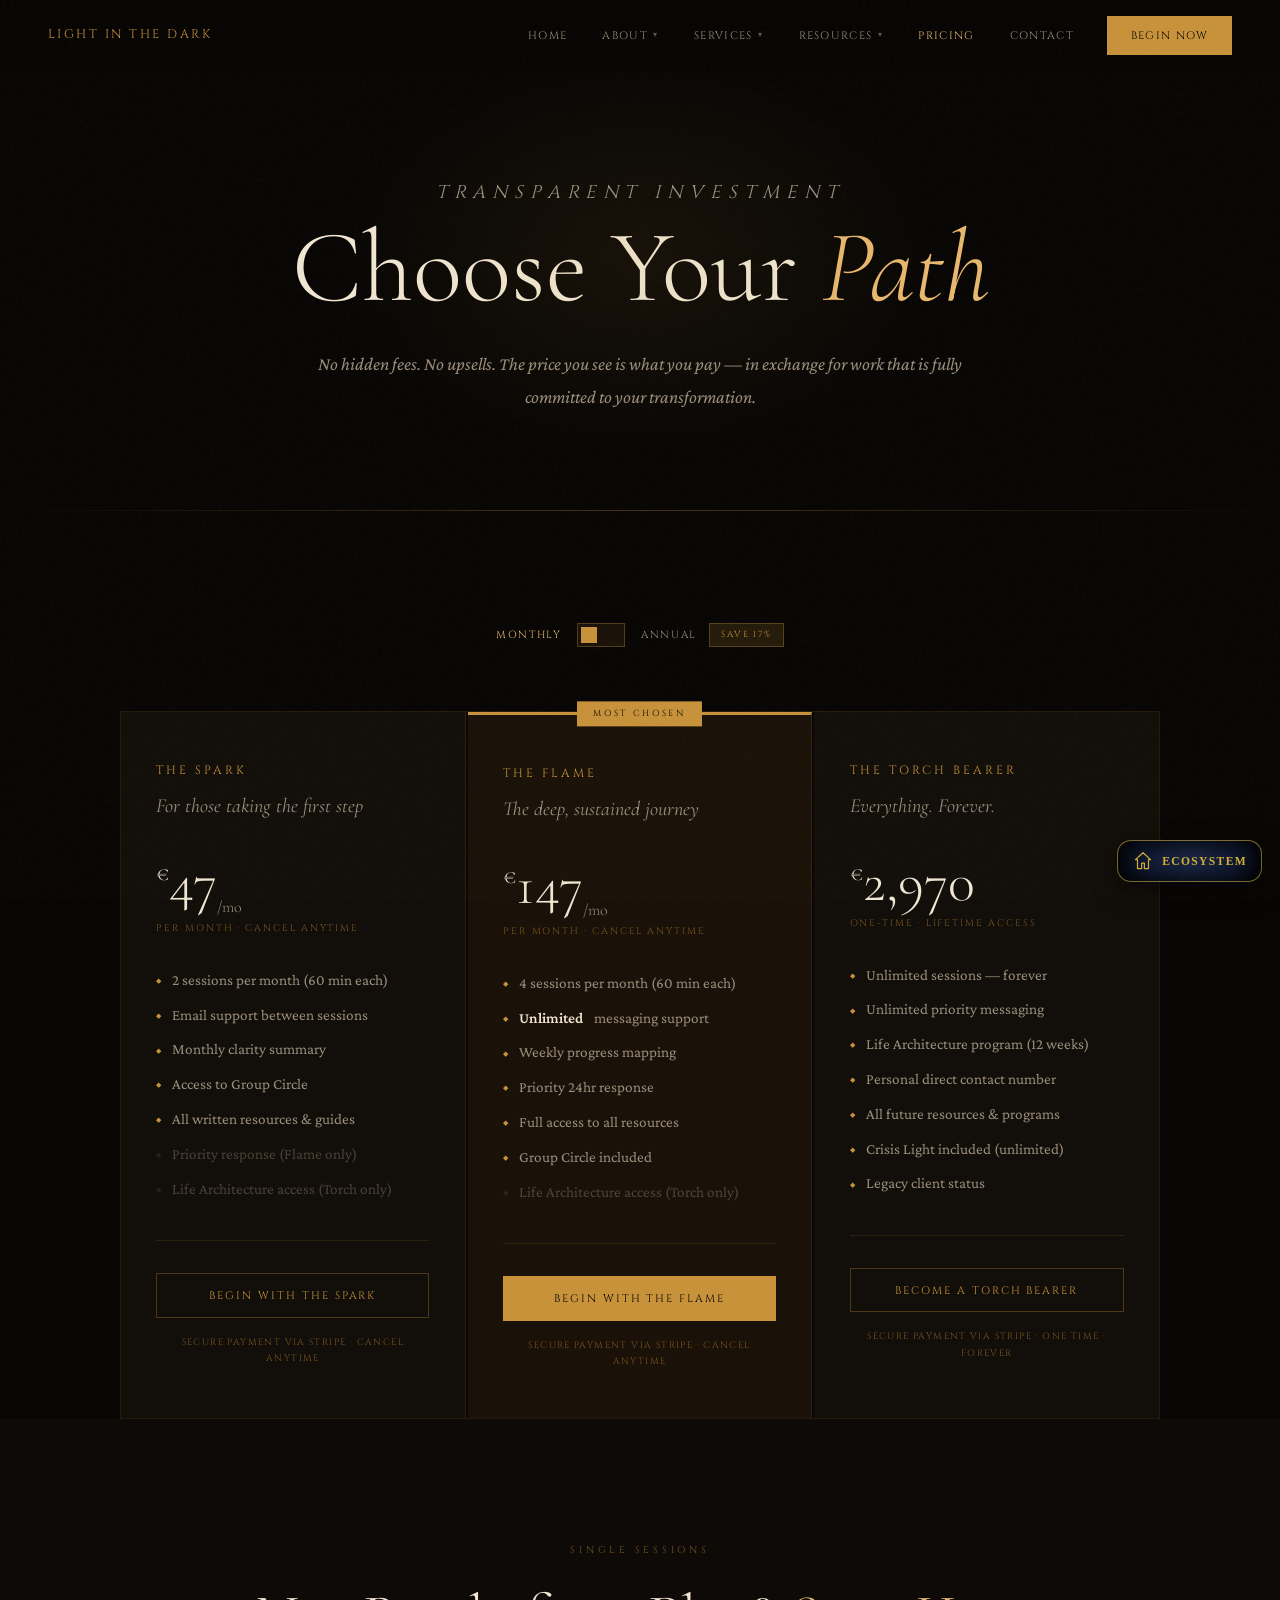
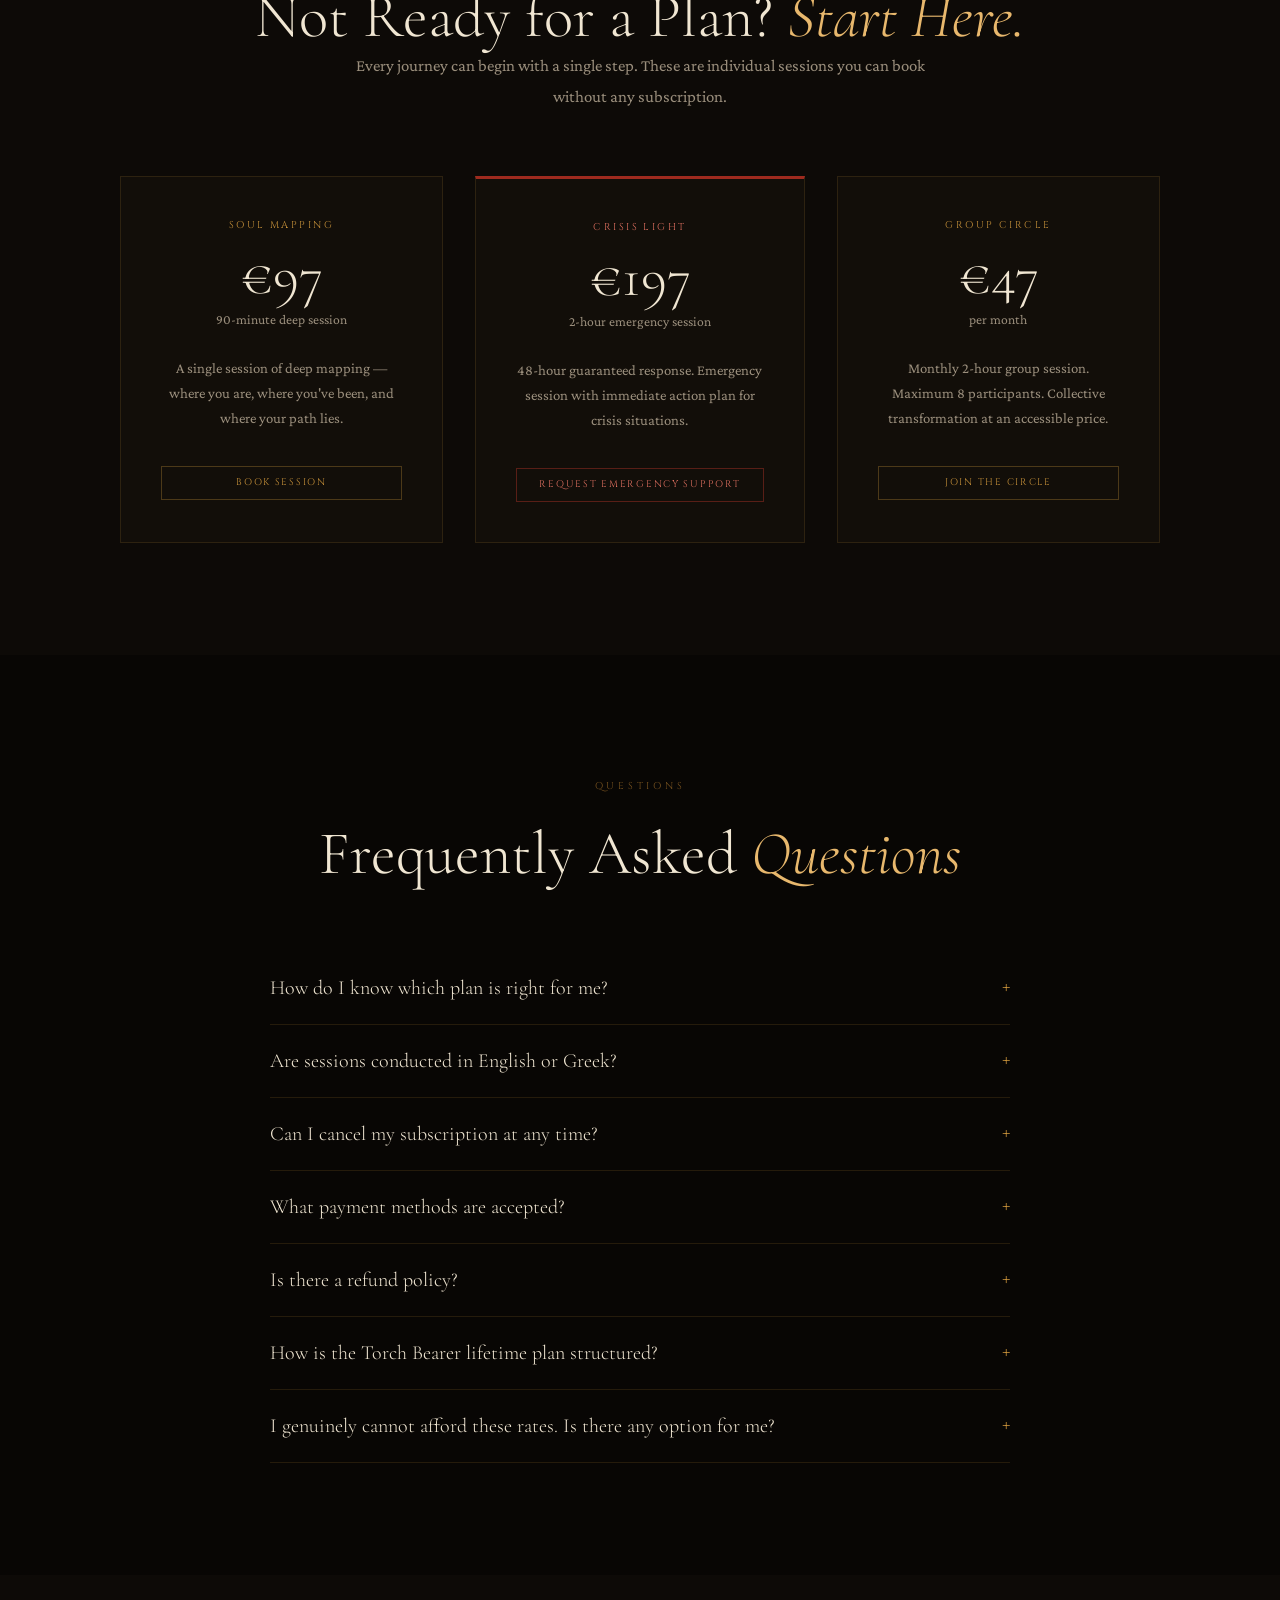
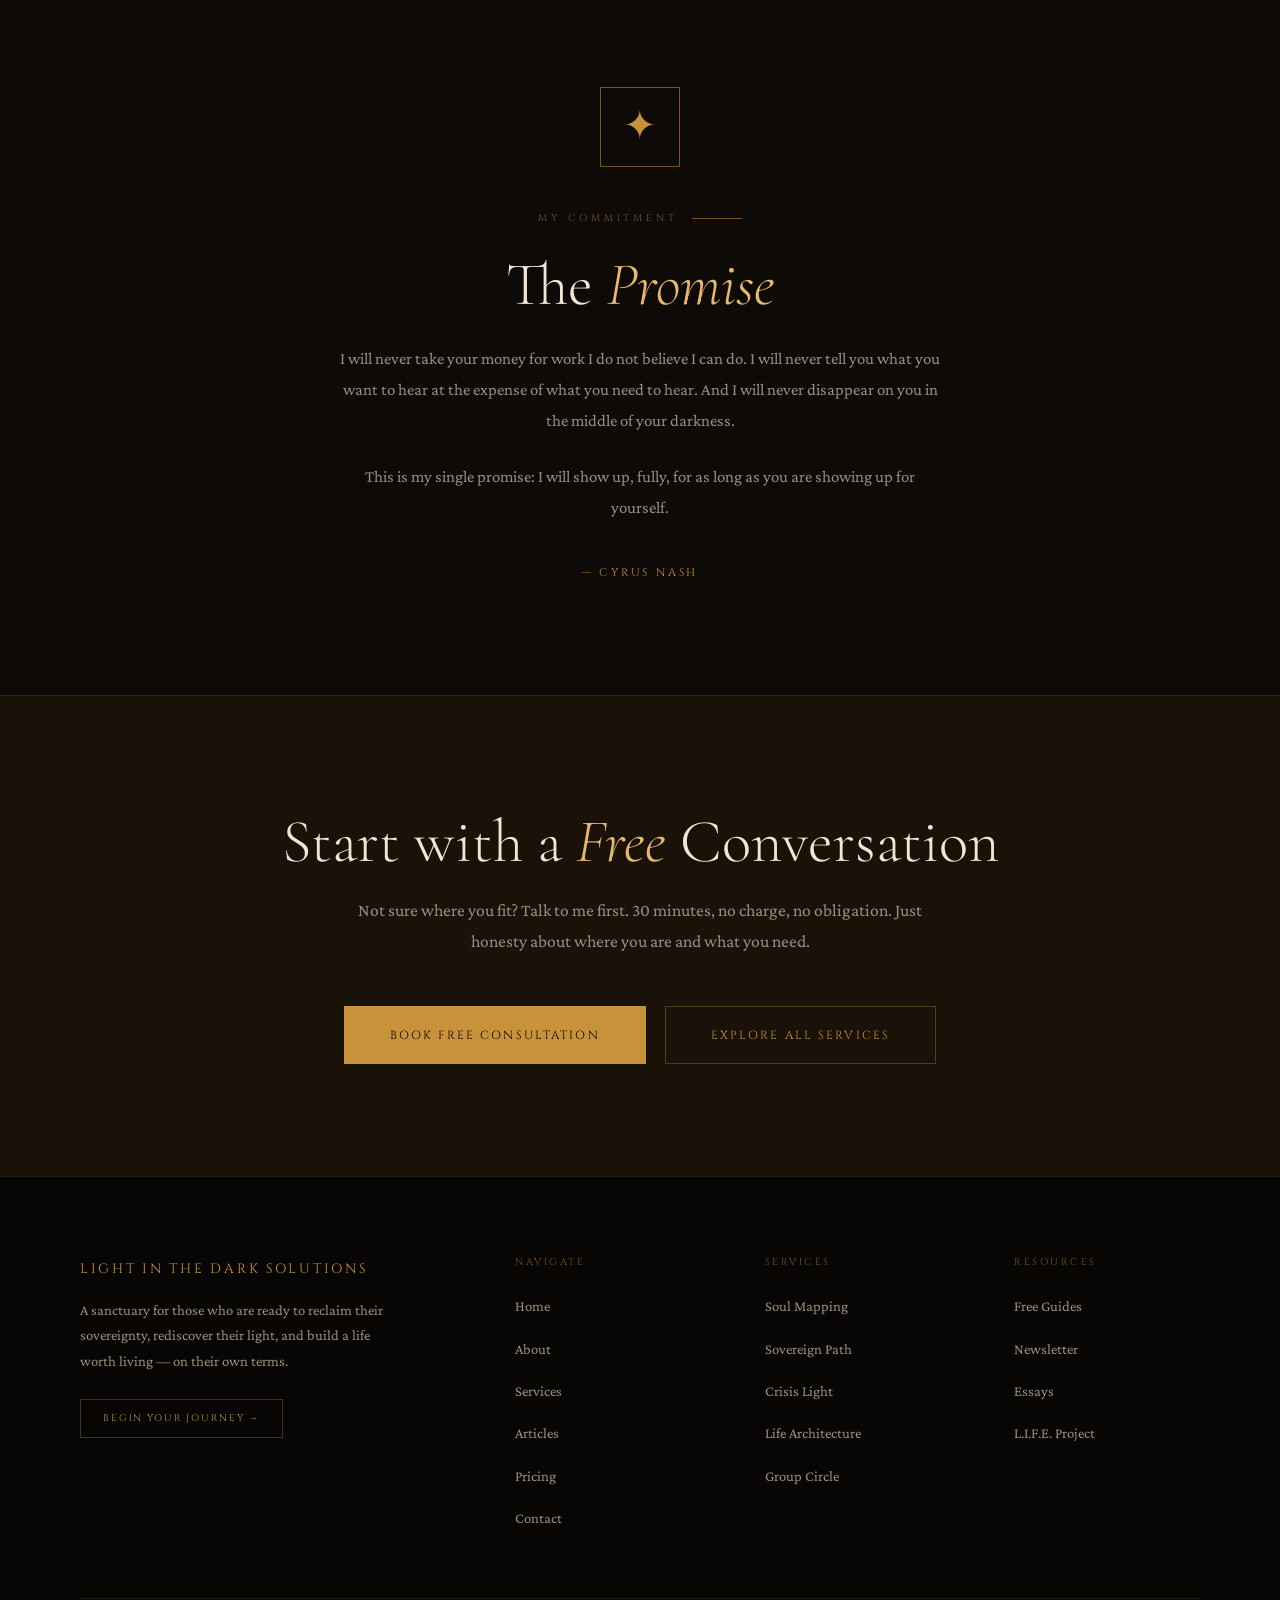
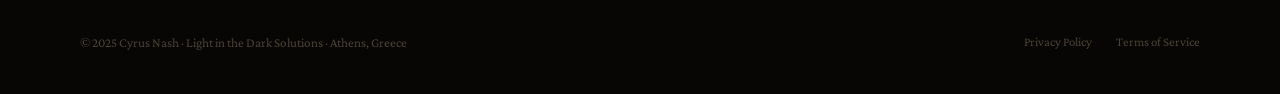
<file: pricing.html>
<!DOCTYPE html>
<html lang="en">
<head>
<link rel="icon" type="image/svg+xml" href="favicon.svg">
<meta charset="UTF-8"><meta name="viewport" content="width=device-width, initial-scale=1.0">
<meta name="description" content="Transparent pricing for life advisory services by Cyrus Nash. Monthly, annual, and lifetime plans. Stripe-secured payments.">
<title>Pricing · Light in the Dark Solutions</title>
<link rel="stylesheet" href="css/style.css">
<style>
  .save-badge {
    display:none;
    font-family:'Cinzel',serif;font-size:0.55rem;letter-spacing:0.2em;text-transform:uppercase;
    background:rgba(200,146,58,0.15);border:1px solid var(--border-lt);color:var(--gold);
    padding:0.2rem 0.7rem;margin-left:0.5rem;vertical-align:middle;
  }
</style>
</head>
<body>
<!-- STRIPE CONFIGURATION — Replace with your actual Stripe Payment Links -->
<script>
window.STRIPE_LINKS = {
  spark_monthly:   'https://buy.stripe.com/3cI3cog9fcgY8Gbc3q5ZC00',
  spark_annual:    'https://buy.stripe.com/28EeV65uB80I5tZ6J65ZC01',
  flame_monthly:   'https://buy.stripe.com/00w6oA1el3Ks1dJc3q5ZC02',
  flame_annual:    'https://buy.stripe.com/3cI00c4qxgxe6y39Vi5ZC03',
  torch_lifetime:  'https://buy.stripe.com/dRm9AMg9fftag8D8Re5ZC04',
  soul_mapping:    'https://buy.stripe.com/bJe5kwbSZ4OwaOjaZm5ZC05',
  crisis_light:    'https://buy.stripe.com/eVq3co0ah5SAe0vffC5ZC06',
  group_circle:    'https://buy.stripe.com/dRmbIU2ip0ygaOj1oM5ZC07',
};
</script>

<nav id="nav">
  <a href="index.html" class="nav-logo">Light in the Dark</a>
  <ul class="nav-menu">
    <li><a href="index.html">Home</a></li>
    <li><a href="about.html">About <span class="arrow">▾</span></a>
      <div class="dropdown">
        <a href="about.html#story">My Story<span class="dd-sub">Who is Cyrus Nash</span></a>
        <a href="about.html#philosophy">Philosophy<span class="dd-sub">Light · Darkness · Will</span></a>
        <a href="about.html#life-project">L.I.F.E. Project<span class="dd-sub">The humanitarian vision</span></a>
      </div>
    </li>
    <li><a href="services.html">Services <span class="arrow">▾</span></a>
      <div class="dropdown">
        <a href="services.html#soul-mapping">Soul Mapping<span class="dd-sub">One-on-one deep consultation</span></a>
        <a href="services.html#sovereign-path">The Sovereign Path<span class="dd-sub">Monthly coaching program</span></a>
        <a href="services.html#crisis-light">Crisis Light<span class="dd-sub">Emergency 48hr advisory</span></a>
        <a href="services.html#life-architecture">Life Architecture<span class="dd-sub">12-week intensive</span></a>
        <a href="services.html#group">Group Circle<span class="dd-sub">Collective transformation</span></a>
      </div>
    </li>
    <li><a href="resources.html">Resources <span class="arrow">▾</span></a>
      <div class="dropdown">
        <a href="blog.html">Articles & Essays<span class="dd-sub">Writings from the dark</span></a>
        <a href="resources.html#downloads">Free Downloads<span class="dd-sub">Guides & reflections</span></a>
        <a href="resources.html#newsletter">Newsletter<span class="dd-sub">Letters of Light</span></a>
      </div>
    </li>
    <li><a href="pricing.html" class="active">Pricing</a></li>
    <li><a href="contact.html">Contact</a></li>
    <li><a href="pricing.html" class="nav-cta">Begin Now</a></li>
  </ul>
  <button class="hamburger" aria-label="Menu"><span></span><span></span><span></span></button>
</nav>
<div class="mobile-nav">
  <a href="index.html">Home</a><a href="about.html">About</a>
  <a href="services.html">Services</a><a href="blog.html">Articles</a>
  <a href="resources.html">Resources</a><a href="pricing.html">Pricing</a>
  <a href="contact.html">Contact</a>
</div>

<div class="page-hero">
  <div class="page-hero-glow"></div>
  <p class="label">Transparent Investment</p>
  <h1>Choose Your <em>Path</em></h1>
  <p>No hidden fees. No upsells. The price you see is what you pay — in exchange for work that is fully committed to your transformation.</p>
</div>
<hr class="divider">

<!-- ── BILLING TOGGLE ── -->
<section class="section">
  <div class="section-inner" style="padding-bottom:0;">
    <div class="price-toggle">
      <label class="label-monthly" id="lbl-monthly">Monthly</label>
      <label class="toggle-switch">
        <input type="checkbox" id="billing-toggle">
        <span class="toggle-slider"></span>
      </label>
      <label class="label-annual" id="lbl-annual">Annual <span class="save-badge" style="display:inline-block;">Save 17%</span></label>
    </div>

    <div class="pricing-grid">
      <!-- SPARK -->
      <div class="price-card">
        <div class="price-name">The Spark</div>
        <div class="price-tagline">For those taking the first step</div>
        <div data-monthly style="display:block;">
          <div class="price-amount"><sup>€</sup>47<sub>/mo</sub></div>
          <div class="price-period">per month · cancel anytime</div>
        </div>
        <div data-annual style="display:none;">
          <div class="price-amount"><sup>€</sup>470<sub>/yr</sub></div>
          <div class="price-period">per year · billed annually</div>
        </div>
        <ul class="price-features">
          <li>2 sessions per month (60 min each)</li>
          <li>Email support between sessions</li>
          <li>Monthly clarity summary</li>
          <li>Access to Group Circle</li>
          <li>All written resources & guides</li>
          <li class="muted">Priority response (Flame only)</li>
          <li class="muted">Life Architecture access (Torch only)</li>
        </ul>
        <div class="price-divider"></div>
        <button onclick="openStripeCheckout('spark_monthly')" class="btn btn-outline" style="width:100%;justify-content:center;cursor:pointer;">Begin with The Spark</button>
        <div class="price-note">Secure payment via Stripe · Cancel anytime</div>
      </div>

      <!-- FLAME (FEATURED) -->
      <div class="price-card featured">
        <div class="price-name">The Flame</div>
        <div class="price-tagline">The deep, sustained journey</div>
        <div data-monthly style="display:block;">
          <div class="price-amount"><sup>€</sup>147<sub>/mo</sub></div>
          <div class="price-period">per month · cancel anytime</div>
        </div>
        <div data-annual style="display:none;">
          <div class="price-amount"><sup>€</sup>1,470<sub>/yr</sub></div>
          <div class="price-period">per year · billed annually</div>
        </div>
        <ul class="price-features">
          <li>4 sessions per month (60 min each)</li>
          <li><strong>Unlimited</strong> messaging support</li>
          <li>Weekly progress mapping</li>
          <li>Priority 24hr response</li>
          <li>Full access to all resources</li>
          <li>Group Circle included</li>
          <li class="muted">Life Architecture access (Torch only)</li>
        </ul>
        <div class="price-divider"></div>
        <button onclick="openStripeCheckout('flame_monthly')" class="btn btn-gold" style="width:100%;justify-content:center;cursor:pointer;">Begin with The Flame</button>
        <div class="price-note">Secure payment via Stripe · Cancel anytime</div>
      </div>

      <!-- TORCH -->
      <div class="price-card">
        <div class="price-name">The Torch Bearer</div>
        <div class="price-tagline">Everything. Forever.</div>
        <div data-monthly style="display:block;">
          <div class="price-amount"><sup>€</sup>2,970</div>
          <div class="price-period">one-time · lifetime access</div>
        </div>
        <div data-annual style="display:none;">
          <div class="price-amount"><sup>€</sup>2,970</div>
          <div class="price-period">one-time · lifetime access</div>
        </div>
        <ul class="price-features">
          <li>Unlimited sessions — forever</li>
          <li>Unlimited priority messaging</li>
          <li>Life Architecture program (12 weeks)</li>
          <li>Personal direct contact number</li>
          <li>All future resources & programs</li>
          <li>Crisis Light included (unlimited)</li>
          <li>Legacy client status</li>
        </ul>
        <div class="price-divider"></div>
        <button onclick="openStripeCheckout('torch_lifetime')" class="btn btn-outline" style="width:100%;justify-content:center;cursor:pointer;">Become a Torch Bearer</button>
        <div class="price-note">Secure payment via Stripe · One time · Forever</div>
      </div>
    </div>
  </div>
</section>

<!-- ── SINGLE SESSION PRICING ── -->
<section class="section section-alt">
  <div class="section-inner">
    <div class="section-head centered reveal">
      <p class="label">Single Sessions</p>
      <h2>Not Ready for a Plan? <em>Start Here.</em></h2>
      <p class="section-subtitle">Every journey can begin with a single step. These are individual sessions you can book without any subscription.</p>
    </div>
    <div style="display:grid;grid-template-columns:repeat(3,1fr);gap:2rem;margin-top:1rem;">
      <div class="reveal" style="background:var(--bg3);border:1px solid var(--border);padding:2.5rem;text-align:center;">
        <div style="font-family:'Cinzel',serif;font-size:0.62rem;letter-spacing:0.25em;color:var(--gold);text-transform:uppercase;margin-bottom:0.8rem;">Soul Mapping</div>
        <div style="font-family:'Cormorant Garamond',serif;font-size:3.5rem;font-weight:300;color:var(--cream);line-height:1;margin-bottom:0.3rem;">€97</div>
        <div style="font-size:0.85rem;color:var(--cream-dim);margin-bottom:1.5rem;">90-minute deep session</div>
        <p style="font-size:0.92rem;color:var(--cream-dim);line-height:1.7;margin-bottom:2rem;">A single session of deep mapping — where you are, where you've been, and where your path lies.</p>
        <button onclick="openStripeCheckout('soul_mapping')" class="btn btn-outline btn-sm" style="width:100%;justify-content:center;cursor:pointer;">Book Session</button>
      </div>
      <div class="reveal reveal-delay-1" style="background:var(--bg3);border:1px solid var(--border);border-top:3px solid #9e2a1e;padding:2.5rem;text-align:center;">
        <div style="font-family:'Cinzel',serif;font-size:0.62rem;letter-spacing:0.25em;color:#e07060;text-transform:uppercase;margin-bottom:0.8rem;">Crisis Light</div>
        <div style="font-family:'Cormorant Garamond',serif;font-size:3.5rem;font-weight:300;color:var(--cream);line-height:1;margin-bottom:0.3rem;">€197</div>
        <div style="font-size:0.85rem;color:var(--cream-dim);margin-bottom:1.5rem;">2-hour emergency session</div>
        <p style="font-size:0.92rem;color:var(--cream-dim);line-height:1.7;margin-bottom:2rem;">48-hour guaranteed response. Emergency session with immediate action plan for crisis situations.</p>
        <button onclick="openStripeCheckout('crisis_light')" class="btn btn-outline btn-sm" style="width:100%;justify-content:center;cursor:pointer;border-color:rgba(192,57,43,0.4);color:#e07060;">Request Emergency Support</button>
      </div>
      <div class="reveal reveal-delay-2" style="background:var(--bg3);border:1px solid var(--border);padding:2.5rem;text-align:center;">
        <div style="font-family:'Cinzel',serif;font-size:0.62rem;letter-spacing:0.25em;color:var(--gold);text-transform:uppercase;margin-bottom:0.8rem;">Group Circle</div>
        <div style="font-family:'Cormorant Garamond',serif;font-size:3.5rem;font-weight:300;color:var(--cream);line-height:1;margin-bottom:0.3rem;">€47</div>
        <div style="font-size:0.85rem;color:var(--cream-dim);margin-bottom:1.5rem;">per month</div>
        <p style="font-size:0.92rem;color:var(--cream-dim);line-height:1.7;margin-bottom:2rem;">Monthly 2-hour group session. Maximum 8 participants. Collective transformation at an accessible price.</p>
        <button onclick="openStripeCheckout('group_circle')" class="btn btn-outline btn-sm" style="width:100%;justify-content:center;cursor:pointer;">Join the Circle</button>
      </div>
    </div>
  </div>
</section>

<!-- ── FAQ ── -->
<section class="section">
  <div class="section-inner-sm">
    <div class="section-head centered reveal">
      <p class="label">Questions</p>
      <h2>Frequently Asked <em>Questions</em></h2>
    </div>
    <div style="margin-top:1rem;">
      <div class="faq-item reveal">
        <button class="faq-question">How do I know which plan is right for me? <span class="faq-icon">+</span></button>
        <div class="faq-answer"><div class="faq-answer-inner">The simplest answer: book a free 30-minute consultation first. I'll assess your situation honestly and tell you which service — if any — genuinely fits. If none of my services are right for you, I will tell you that too. I don't take clients I cannot serve.</div></div>
      </div>
      <div class="faq-item reveal">
        <button class="faq-question">Are sessions conducted in English or Greek? <span class="faq-icon">+</span></button>
        <div class="faq-answer"><div class="faq-answer-inner">Both. I work with clients in both English and Greek — whichever language allows you to express yourself most fully and honestly. In my experience, the language of the heart matters more than any other consideration in this work.</div></div>
      </div>
      <div class="faq-item reveal">
        <button class="faq-question">Can I cancel my subscription at any time? <span class="faq-icon">+</span></button>
        <div class="faq-answer"><div class="faq-answer-inner">Yes. Monthly plans can be cancelled at any time with no penalty. Your access continues until the end of the paid period. I believe in earning your continued investment — not trapping you in it.</div></div>
      </div>
      <div class="faq-item reveal">
        <button class="faq-question">What payment methods are accepted? <span class="faq-icon">+</span></button>
        <div class="faq-answer"><div class="faq-answer-inner">All payments are processed securely through Stripe. We accept all major credit and debit cards (Visa, Mastercard, American Express), as well as Apple Pay and Google Pay where available. All transactions are encrypted and fully secure.</div></div>
      </div>
      <div class="faq-item reveal">
        <button class="faq-question">Is there a refund policy? <span class="faq-icon">+</span></button>
        <div class="faq-answer"><div class="faq-answer-inner">For single sessions: if you are unsatisfied after the session for any reason, contact me within 48 hours and I will issue a full refund — no questions asked. For monthly subscriptions: the current month's payment is non-refundable after the first session has taken place, but future charges stop immediately upon cancellation.</div></div>
      </div>
      <div class="faq-item reveal">
        <button class="faq-question">How is the Torch Bearer lifetime plan structured? <span class="faq-icon">+</span></button>
        <div class="faq-answer"><div class="faq-answer-inner">The Torch Bearer is a one-time payment that grants you unlimited access to all services, all future programs, and a dedicated direct line of communication — permanently. It is designed for those who recognize that their transformation is a lifelong project and wish to invest accordingly. Payment plans are available for the Torch Bearer — contact me to discuss.</div></div>
      </div>
      <div class="faq-item reveal">
        <button class="faq-question">I genuinely cannot afford these rates. Is there any option for me? <span class="faq-icon">+</span></button>
        <div class="faq-answer"><div class="faq-answer-inner">Yes. I keep a small number of reduced-rate and sliding-scale spots available for people facing genuine financial hardship. This is not charity — it is my recognition that the people who need this work most are sometimes the least able to pay for it. Contact me directly and let's have an honest conversation about what is possible.</div></div>
      </div>
    </div>
  </div>
</section>

<!-- ── GUARANTEE ── -->
<section class="section section-alt">
  <div class="section-inner-sm" style="text-align:center;">
    <div class="reveal">
      <div style="width:80px;height:80px;border:1px solid var(--gold-dim);display:flex;align-items:center;justify-content:center;margin:0 auto 2rem;font-family:'Cormorant Garamond',serif;font-size:2.5rem;font-weight:300;color:var(--gold);">✦</div>
      <p class="label" style="justify-content:center;">My Commitment</p>
      <h2>The <em>Promise</em></h2>
      <p style="color:var(--cream-dim);max-width:600px;margin:1.5rem auto;font-size:1.05rem;line-height:1.85;">
        I will never take your money for work I do not believe I can do. I will never tell you what you want to hear at the expense of what you need to hear. And I will never disappear on you in the middle of your darkness.
      </p>
      <p style="color:var(--cream-dim);max-width:600px;margin:0 auto 2.5rem;font-size:1.05rem;line-height:1.85;">
        This is my single promise: I will show up, fully, for as long as you are showing up for yourself.
      </p>
      <p style="font-family:'Cinzel',serif;font-size:0.7rem;letter-spacing:0.25em;color:var(--gold);text-transform:uppercase;">— Cyrus Nash</p>
    </div>
  </div>
</section>

<!-- ── CTA ── -->
<section class="cta-section">
  <div class="reveal">
    <h2>Start with a <em>Free</em> Conversation</h2>
    <p>Not sure where you fit? Talk to me first. 30 minutes, no charge, no obligation. Just honesty about where you are and what you need.</p>
    <div class="btn-row">
      <a href="contact.html" class="btn btn-gold btn-lg">Book Free Consultation</a>
      <a href="services.html" class="btn btn-outline btn-lg">Explore All Services</a>
    </div>
  </div>
</section>

<footer id="footer">
  <div class="footer-grid">
    <div class="footer-brand"><div class="footer-brand-name">Light in the Dark Solutions</div>
      <p>A sanctuary for those who are ready to reclaim their sovereignty, rediscover their light, and build a life worth living — on their own terms.</p>
      <a href="contact.html" class="btn btn-outline btn-sm">Begin Your Journey →</a>
    </div>
    <div class="footer-col"><h4>Navigate</h4><ul>
      <li><a href="index.html">Home</a></li><li><a href="about.html">About</a></li>
      <li><a href="services.html">Services</a></li><li><a href="blog.html">Articles</a></li>
      <li><a href="pricing.html">Pricing</a></li><li><a href="contact.html">Contact</a></li>
    </ul></div>
    <div class="footer-col"><h4>Services</h4><ul>
      <li><a href="services.html#soul-mapping">Soul Mapping</a></li>
      <li><a href="services.html#sovereign-path">Sovereign Path</a></li>
      <li><a href="services.html#crisis-light">Crisis Light</a></li>
      <li><a href="services.html#life-architecture">Life Architecture</a></li>
      <li><a href="services.html#group">Group Circle</a></li>
    </ul></div>
    <div class="footer-col"><h4>Resources</h4><ul>
      <li><a href="resources.html#downloads">Free Guides</a></li>
      <li><a href="resources.html#newsletter">Newsletter</a></li>
      <li><a href="blog.html">Essays</a></li>
      <li><a href="about.html#life-project">L.I.F.E. Project</a></li>
    </ul></div>
  </div>
  <div class="footer-bottom">
    <span class="footer-copy">© 2025 Cyrus Nash · Light in the Dark Solutions · Athens, Greece</span>
    <div class="footer-legal"><a href="#">Privacy Policy</a><a href="#">Terms of Service</a></div>
  </div>
</footer>
<script src="js/main.js"></script>
<!-- ===== ECOSYSTEM HOME RETURN BADGE (c) 2026 Spiridon Tsakonas - Light in the Dark Solutions ===== -->
<a id="eco-home-return" href="https://litd.theguardiansofthedeep.com/" target="_blank" rel="noopener" title="Return to the Ecosystem" style="position:fixed;bottom:18px;right:18px;z-index:9999;display:flex;align-items:center;gap:8px;text-decoration:none;background:radial-gradient(circle at 50% 42%,#1a2747 0%,#0e1830 60%,#05070f 100%);border:1.5px solid rgba(212,175,55,.55);border-radius:14px;padding:9px 14px;box-shadow:0 8px 24px rgba(0,0,0,.55),inset 0 0 18px 4px rgba(0,0,0,.8);font-family:Georgia,serif;transition:transform .3s,box-shadow .3s,border-color .3s;" onmouseover="this.style.transform='translateY(-3px)';this.style.boxShadow='0 12px 30px rgba(0,0,0,.65),inset 0 0 16px 3px rgba(0,0,0,.6),0 0 16px rgba(212,175,55,.45)';this.style.borderColor='rgba(212,175,55,.9)';" onmouseout="this.style.transform='translateY(0)';this.style.boxShadow='0 8px 24px rgba(0,0,0,.55),inset 0 0 18px 4px rgba(0,0,0,.8)';this.style.borderColor='rgba(212,175,55,.55)';">
  <svg width="22" height="22" viewBox="0 0 64 64" xmlns="http://www.w3.org/2000/svg" aria-hidden="true" style="flex-shrink:0;"><path d="M32 8 10 28h6v26h12V38h8v16h12V28h6z" fill="none" stroke="#d4af37" stroke-width="3.5" stroke-linejoin="round"/></svg>
  <span style="color:#d4af37;font-size:.72rem;font-weight:700;letter-spacing:.12em;">ECOSYSTEM</span>
</a>
<!-- ===== END ECOSYSTEM HOME RETURN BADGE ===== -->
</body>
</html>
</file>
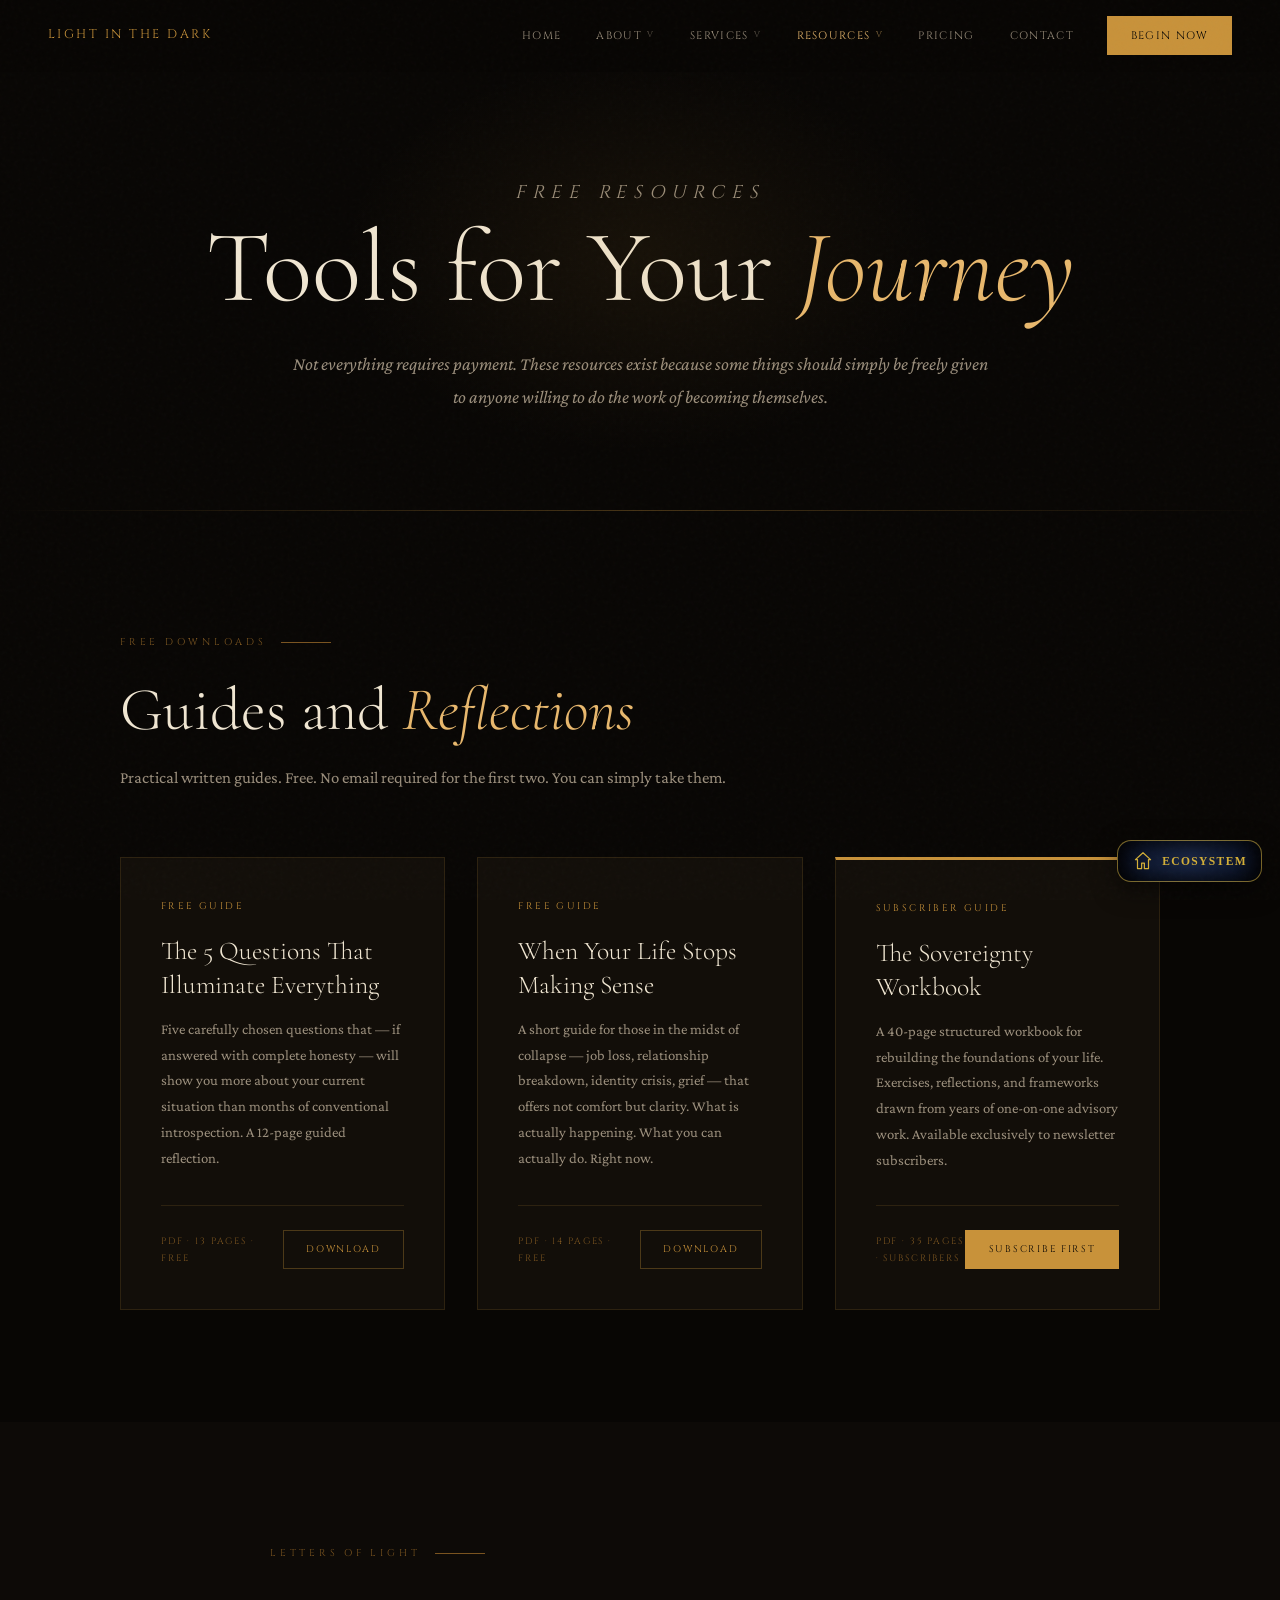
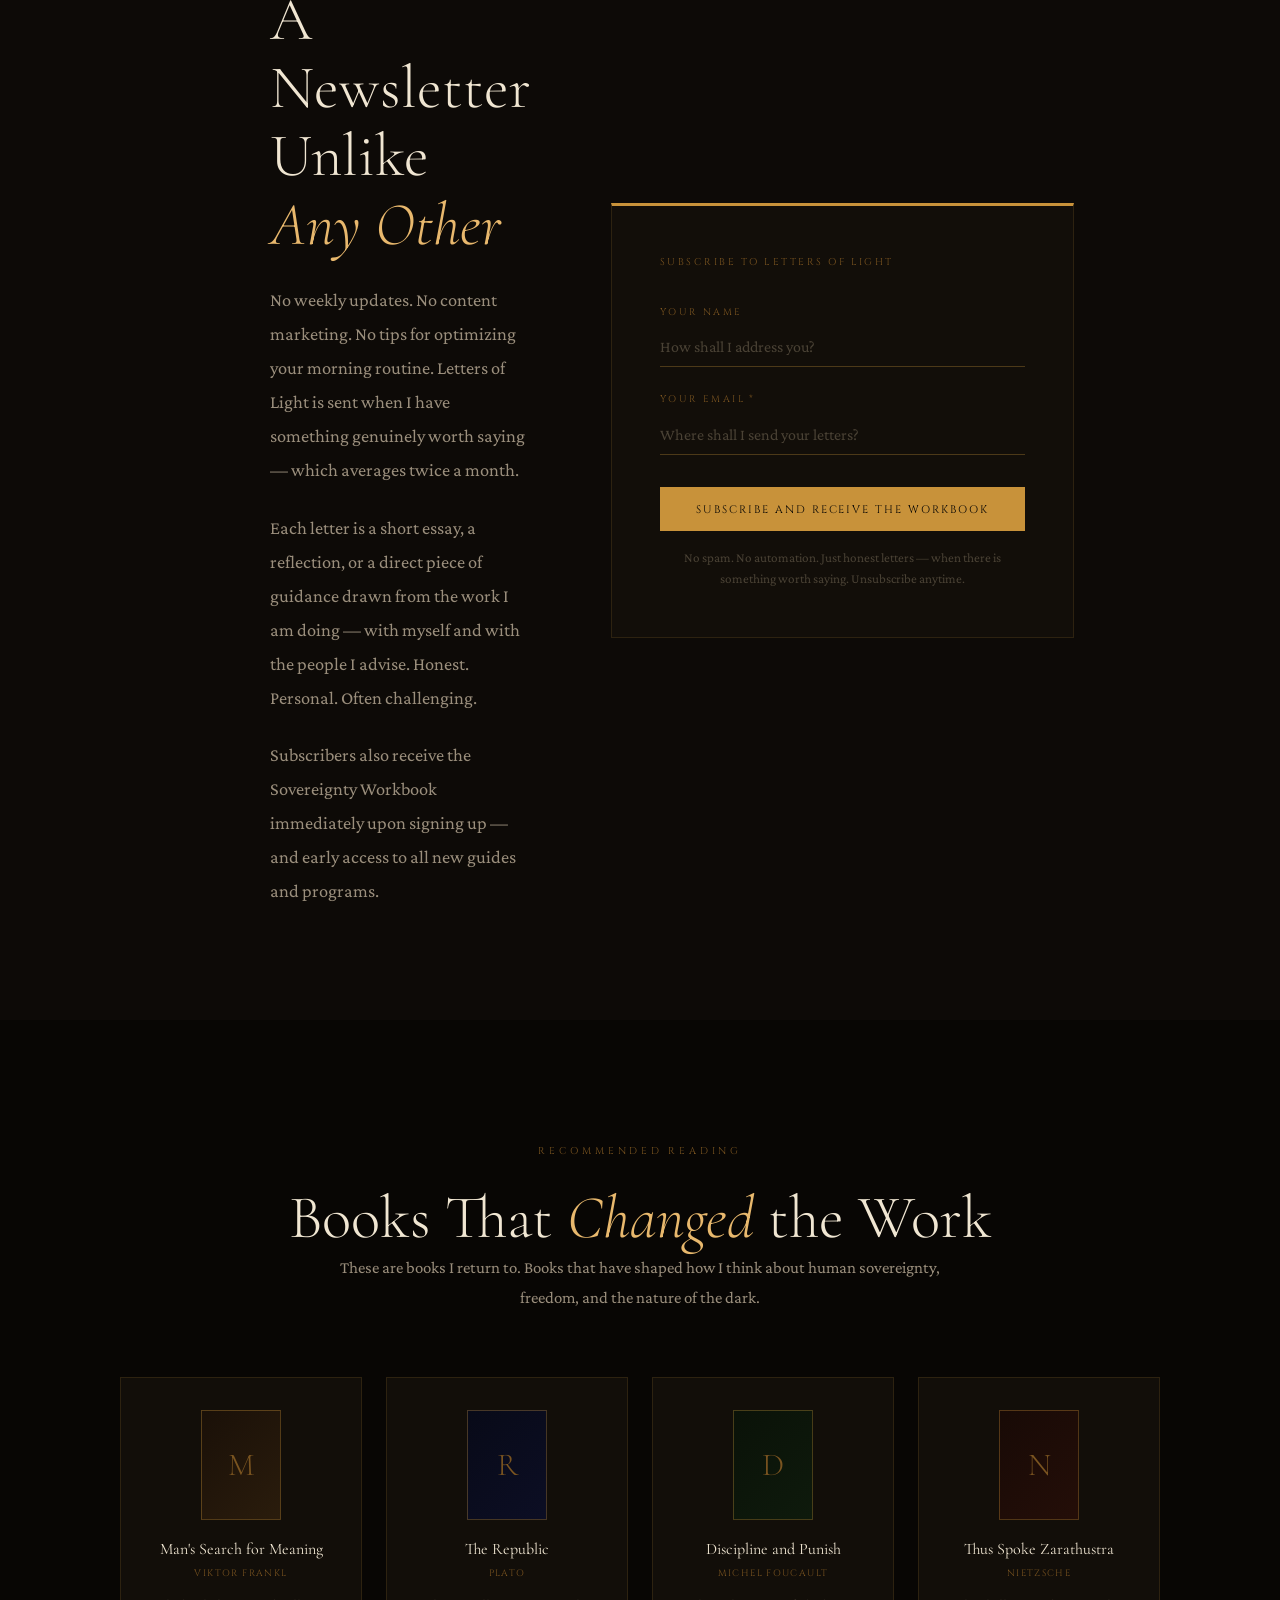
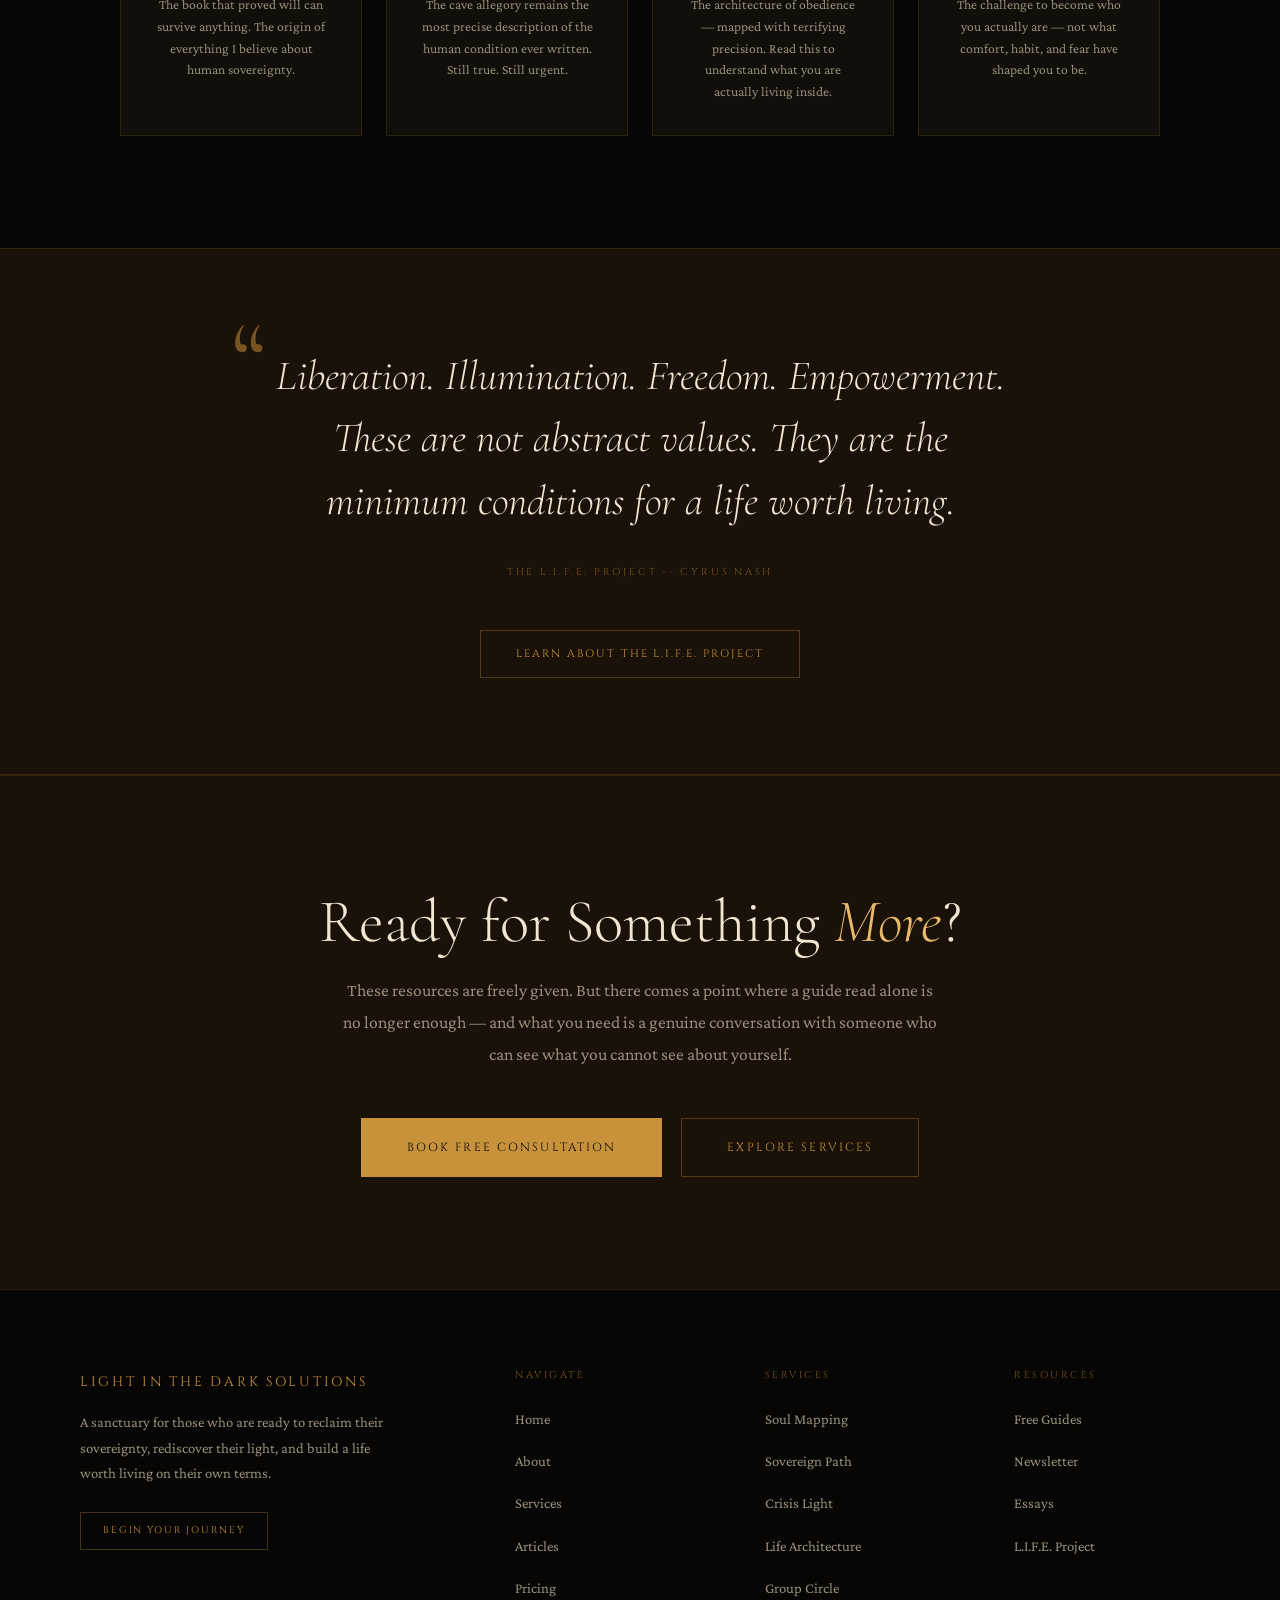
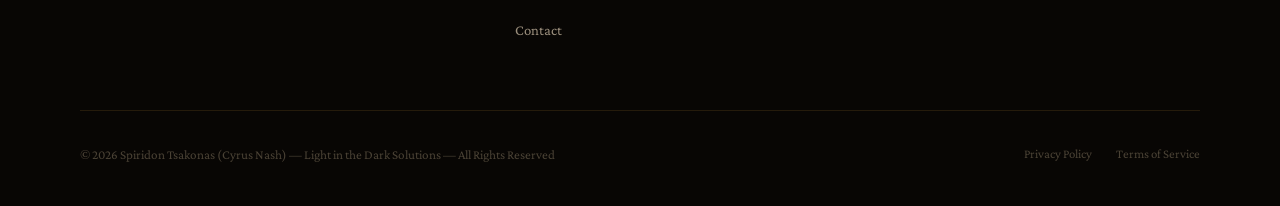
<file: resources.html>
<!DOCTYPE html>
<html lang="en">
<head>
<link rel="icon" type="image/svg+xml" href="favicon.svg">
<meta charset="UTF-8"><meta name="viewport" content="width=device-width, initial-scale=1.0">
<meta name="description" content="Free resources from Cyrus Nash - guides, newsletter, and recommended reading for those seeking light in the dark.">
<title>Resources - Light in the Dark Solutions</title>
<link rel="stylesheet" href="css/style.css">
</head>
<body>
<nav id="nav">
  <a href="index.html" class="nav-logo">Light in the Dark</a>
  <ul class="nav-menu">
    <li><a href="index.html">Home</a></li>
    <li><a href="about.html">About <span class="arrow">v</span></a>
      <div class="dropdown">
        <a href="about.html#story">My Story<span class="dd-sub">Who is Cyrus Nash</span></a>
        <a href="about.html#philosophy">Philosophy<span class="dd-sub">Light, Darkness, Will</span></a>
        <a href="about.html#life-project">L.I.F.E. Project<span class="dd-sub">The humanitarian vision</span></a>
      </div>
    </li>
    <li><a href="services.html">Services <span class="arrow">v</span></a>
      <div class="dropdown">
        <a href="services.html#soul-mapping">Soul Mapping<span class="dd-sub">One-on-one deep consultation</span></a>
        <a href="services.html#sovereign-path">The Sovereign Path<span class="dd-sub">Monthly coaching program</span></a>
        <a href="services.html#crisis-light">Crisis Light<span class="dd-sub">Emergency 48hr advisory</span></a>
        <a href="services.html#life-architecture">Life Architecture<span class="dd-sub">12-week intensive</span></a>
        <a href="services.html#group">Group Circle<span class="dd-sub">Collective transformation</span></a>
      </div>
    </li>
    <li><a href="resources.html" class="active">Resources <span class="arrow">v</span></a>
      <div class="dropdown">
        <a href="blog.html">Articles and Essays<span class="dd-sub">Writings from the dark</span></a>
        <a href="#downloads">Free Downloads<span class="dd-sub">Guides and reflections</span></a>
        <a href="#newsletter">Newsletter<span class="dd-sub">Letters of Light</span></a>
      </div>
    </li>
    <li><a href="pricing.html">Pricing</a></li>
    <li><a href="contact.html">Contact</a></li>
    <li><a href="pricing.html" class="nav-cta">Begin Now</a></li>
  </ul>
  <button class="hamburger" aria-label="Menu"><span></span><span></span><span></span></button>
</nav>
<div class="mobile-nav">
  <a href="index.html">Home</a><a href="about.html">About</a>
  <a href="services.html">Services</a><a href="blog.html">Articles</a>
  <a href="resources.html">Resources</a><a href="pricing.html">Pricing</a>
  <a href="contact.html">Contact</a>
</div>

<div class="page-hero">
  <div class="page-hero-glow"></div>
  <p class="label">Free Resources</p>
  <h1>Tools for Your <em>Journey</em></h1>
  <p>Not everything requires payment. These resources exist because some things should simply be freely given to anyone willing to do the work of becoming themselves.</p>
</div>
<hr class="divider">

<!-- FREE GUIDES -->
<section class="section" id="downloads">
  <div class="section-inner">
    <div class="section-head reveal">
      <p class="label">Free Downloads</p>
      <h2>Guides and <em>Reflections</em></h2>
      <p class="section-subtitle">Practical written guides. Free. No email required for the first two. You can simply take them.</p>
    </div>
    <div style="display:grid;grid-template-columns:repeat(3,1fr);gap:2rem;">

      <div class="reveal" style="background:var(--bg3);border:1px solid var(--border);padding:2.5rem;display:flex;flex-direction:column;">
        <div style="font-family:'Cinzel',serif;font-size:0.6rem;letter-spacing:0.25em;color:var(--gold);text-transform:uppercase;margin-bottom:1.2rem;">Free Guide</div>
        <h3 style="font-size:1.6rem;margin-bottom:1rem;line-height:1.3;">The 5 Questions That Illuminate Everything</h3>
        <p style="font-size:0.92rem;color:var(--cream-dim);line-height:1.75;margin-bottom:2rem;flex:1;">Five carefully chosen questions that — if answered with complete honesty — will show you more about your current situation than months of conventional introspection. A 12-page guided reflection.</p>
        <div style="display:flex;align-items:center;justify-content:space-between;border-top:1px solid var(--border);padding-top:1.5rem;">
          <span style="font-family:'Cinzel',serif;font-size:0.58rem;letter-spacing:0.2em;color:var(--gold-dim);text-transform:uppercase;">PDF · 13 pages · Free</span>
          <a href="5-Questions-Illuminate-Everything-v2.pdf" download class="btn btn-outline btn-sm">Download</a>
        </div>
      </div>

      <div class="reveal reveal-delay-1" style="background:var(--bg3);border:1px solid var(--border);padding:2.5rem;display:flex;flex-direction:column;">
        <div style="font-family:'Cinzel',serif;font-size:0.6rem;letter-spacing:0.25em;color:var(--gold);text-transform:uppercase;margin-bottom:1.2rem;">Free Guide</div>
        <h3 style="font-size:1.6rem;margin-bottom:1rem;line-height:1.3;">When Your Life Stops Making Sense</h3>
        <p style="font-size:0.92rem;color:var(--cream-dim);line-height:1.75;margin-bottom:2rem;flex:1;">A short guide for those in the midst of collapse — job loss, relationship breakdown, identity crisis, grief — that offers not comfort but clarity. What is actually happening. What you can actually do. Right now.</p>
        <div style="display:flex;align-items:center;justify-content:space-between;border-top:1px solid var(--border);padding-top:1.5rem;">
          <span style="font-family:'Cinzel',serif;font-size:0.58rem;letter-spacing:0.2em;color:var(--gold-dim);text-transform:uppercase;">PDF · 14 pages · Free</span>
          <a href="When-Life-Stops-Making-Sense-v2.pdf" download class="btn btn-outline btn-sm">Download</a>
        </div>
      </div>

      <div class="reveal reveal-delay-2" style="background:var(--bg3);border:1px solid var(--border);border-top:3px solid var(--gold);padding:2.5rem;display:flex;flex-direction:column;">
        <div style="font-family:'Cinzel',serif;font-size:0.6rem;letter-spacing:0.25em;color:var(--gold);text-transform:uppercase;margin-bottom:1.2rem;">Subscriber Guide</div>
        <h3 style="font-size:1.6rem;margin-bottom:1rem;line-height:1.3;">The Sovereignty Workbook</h3>
        <p style="font-size:0.92rem;color:var(--cream-dim);line-height:1.75;margin-bottom:2rem;flex:1;">A 40-page structured workbook for rebuilding the foundations of your life. Exercises, reflections, and frameworks drawn from years of one-on-one advisory work. Available exclusively to newsletter subscribers.</p>
        <div style="display:flex;align-items:center;justify-content:space-between;border-top:1px solid var(--border);padding-top:1.5rem;">
          <span style="font-family:'Cinzel',serif;font-size:0.58rem;letter-spacing:0.2em;color:var(--gold-dim);text-transform:uppercase;">PDF · 35 pages · Subscribers</span>
          <a href="#newsletter" class="btn btn-gold btn-sm">Subscribe First</a>
        </div>
      </div>
    </div>
  </div>
</section>

<!-- NEWSLETTER -->
<section class="section section-alt" id="newsletter">
  <div class="section-inner-sm">
    <div style="display:grid;grid-template-columns:1fr 1fr;gap:5rem;align-items:center;">
      <div class="reveal">
        <p class="label">Letters of Light</p>
        <h2>A Newsletter Unlike <em>Any Other</em></h2>
        <p style="color:var(--cream-dim);line-height:1.85;margin:1.5rem 0;">
          No weekly updates. No content marketing. No tips for optimizing your morning routine. Letters of Light is sent when I have something genuinely worth saying — which averages twice a month.
        </p>
        <p style="color:var(--cream-dim);line-height:1.85;margin-bottom:1.4rem;">
          Each letter is a short essay, a reflection, or a direct piece of guidance drawn from the work I am doing — with myself and with the people I advise. Honest. Personal. Often challenging.
        </p>
        <p style="color:var(--cream-dim);line-height:1.85;">
          Subscribers also receive the Sovereignty Workbook immediately upon signing up — and early access to all new guides and programs.
        </p>
      </div>
      <div class="reveal reveal-delay-1">
        <div style="background:var(--bg3);border:1px solid var(--border);border-top:3px solid var(--gold);padding:3rem;">
          <p style="font-family:'Cinzel',serif;font-size:0.62rem;letter-spacing:0.25em;color:var(--gold-dim);text-transform:uppercase;margin-bottom:2rem;">Subscribe to Letters of Light</p>
          <!-- Replace xzdkpyol with your Formspree or Mailchimp endpoint -->
          <form id="newsletter-form" action="https://46694b5f.sibforms.com/serve/[base64]" method="POST" onsubmit="handleNewsletter(event)">
            <input type="hidden" name="subject" value="Newsletter Signup"><input type="text" name="email_address_check" value="" style="display:none"><input type="hidden" name="locale" value="en"><input type="hidden" name="html_type" value="simple">
            <div class="form-group">
              <label>Your Name</label>
              <input type="text" name="name" placeholder="How shall I address you?">
            </div>
            <div class="form-group">
              <label>Your Email *</label>
              <input type="email" name="email" placeholder="Where shall I send your letters?" required>
            </div>
            <button type="submit" class="btn btn-gold" style="width:100%;justify-content:center;margin-top:0.5rem;">Subscribe and Receive the Workbook</button>
            <p style="font-size:0.82rem;color:var(--cream-faint);text-align:center;margin-top:1rem;line-height:1.6;">No spam. No automation. Just honest letters — when there is something worth saying. Unsubscribe anytime.</p>
            <div id="newsletter-success" style="display:none;background:rgba(74,158,106,0.1);border:1px solid rgba(74,158,106,0.3);color:#7dca9b;padding:1rem 1.2rem;font-family:'Cinzel',serif;font-size:0.65rem;letter-spacing:0.15em;text-transform:uppercase;margin-top:1rem;text-align:center;">Welcome. Your workbook is on its way.</div>
          </form>
        </div>
      </div>
    </div>
  </div>
</section>

<!-- READING LIST -->
<section class="section">
  <div class="section-inner">
    <div class="section-head centered reveal">
      <p class="label">Recommended Reading</p>
      <h2>Books That <em>Changed</em> the Work</h2>
      <p class="section-subtitle">These are books I return to. Books that have shaped how I think about human sovereignty, freedom, and the nature of the dark.</p>
    </div>
    <div style="display:grid;grid-template-columns:repeat(4,1fr);gap:1.5rem;margin-top:1rem;">
      <div class="reveal" style="background:var(--bg3);border:1px solid var(--border);padding:2rem;text-align:center;">
        <div style="width:80px;height:110px;background:linear-gradient(135deg,#1a1008,#2a1c0c);border:1px solid var(--border-lt);margin:0 auto 1.2rem;display:flex;align-items:center;justify-content:center;">
          <div style="font-family:'Cormorant Garamond',serif;font-size:2rem;font-weight:300;color:var(--gold-dim);">M</div>
        </div>
        <h4 style="font-size:1rem;margin-bottom:0.3rem;line-height:1.3;">Man's Search for Meaning</h4>
        <p style="font-family:'Cinzel',serif;font-size:0.58rem;letter-spacing:0.15em;color:var(--gold-dim);text-transform:uppercase;margin-bottom:0.8rem;">Viktor Frankl</p>
        <p style="font-size:0.85rem;color:var(--cream-dim);line-height:1.6;">The book that proved will can survive anything. The origin of everything I believe about human sovereignty.</p>
      </div>
      <div class="reveal reveal-delay-1" style="background:var(--bg3);border:1px solid var(--border);padding:2rem;text-align:center;">
        <div style="width:80px;height:110px;background:linear-gradient(135deg,#080a18,#0c0e24);border:1px solid var(--border-lt);margin:0 auto 1.2rem;display:flex;align-items:center;justify-content:center;">
          <div style="font-family:'Cormorant Garamond',serif;font-size:2rem;font-weight:300;color:var(--gold-dim);">R</div>
        </div>
        <h4 style="font-size:1rem;margin-bottom:0.3rem;line-height:1.3;">The Republic</h4>
        <p style="font-family:'Cinzel',serif;font-size:0.58rem;letter-spacing:0.15em;color:var(--gold-dim);text-transform:uppercase;margin-bottom:0.8rem;">Plato</p>
        <p style="font-size:0.85rem;color:var(--cream-dim);line-height:1.6;">The cave allegory remains the most precise description of the human condition ever written. Still true. Still urgent.</p>
      </div>
      <div class="reveal reveal-delay-2" style="background:var(--bg3);border:1px solid var(--border);padding:2rem;text-align:center;">
        <div style="width:80px;height:110px;background:linear-gradient(135deg,#0a1208,#0e1a0c);border:1px solid var(--border-lt);margin:0 auto 1.2rem;display:flex;align-items:center;justify-content:center;">
          <div style="font-family:'Cormorant Garamond',serif;font-size:2rem;font-weight:300;color:var(--gold-dim);">D</div>
        </div>
        <h4 style="font-size:1rem;margin-bottom:0.3rem;line-height:1.3;">Discipline and Punish</h4>
        <p style="font-family:'Cinzel',serif;font-size:0.58rem;letter-spacing:0.15em;color:var(--gold-dim);text-transform:uppercase;margin-bottom:0.8rem;">Michel Foucault</p>
        <p style="font-size:0.85rem;color:var(--cream-dim);line-height:1.6;">The architecture of obedience — mapped with terrifying precision. Read this to understand what you are actually living inside.</p>
      </div>
      <div class="reveal reveal-delay-3" style="background:var(--bg3);border:1px solid var(--border);padding:2rem;text-align:center;">
        <div style="width:80px;height:110px;background:linear-gradient(135deg,#180a06,#240e08);border:1px solid var(--border-lt);margin:0 auto 1.2rem;display:flex;align-items:center;justify-content:center;">
          <div style="font-family:'Cormorant Garamond',serif;font-size:2rem;font-weight:300;color:var(--gold-dim);">N</div>
        </div>
        <h4 style="font-size:1rem;margin-bottom:0.3rem;line-height:1.3;">Thus Spoke Zarathustra</h4>
        <p style="font-family:'Cinzel',serif;font-size:0.58rem;letter-spacing:0.15em;color:var(--gold-dim);text-transform:uppercase;margin-bottom:0.8rem;">Nietzsche</p>
        <p style="font-size:0.85rem;color:var(--cream-dim);line-height:1.6;">The challenge to become who you actually are — not what comfort, habit, and fear have shaped you to be.</p>
      </div>
    </div>
  </div>
</section>

<!-- LIFE PROJECT -->
<div class="quote-banner">
  <blockquote class="reveal">
    Liberation. Illumination. Freedom. Empowerment. These are not abstract values. They are the minimum conditions for a life worth living.
  </blockquote>
  <span class="quote-attr reveal">The L.I.F.E. Project -- Cyrus Nash</span>
  <div class="reveal" style="margin-top:3rem;">
    <a href="about.html#life-project" class="btn btn-outline">Learn About the L.I.F.E. Project</a>
  </div>
</div>

<!-- CTA -->
<section class="cta-section">
  <div class="reveal">
    <h2>Ready for Something <em>More</em>?</h2>
    <p>These resources are freely given. But there comes a point where a guide read alone is no longer enough — and what you need is a genuine conversation with someone who can see what you cannot see about yourself.</p>
    <div class="btn-row">
      <a href="contact.html" class="btn btn-gold btn-lg">Book Free Consultation</a>
      <a href="services.html" class="btn btn-outline btn-lg">Explore Services</a>
    </div>
  </div>
</section>

<footer id="footer">
  <div class="footer-grid">
    <div class="footer-brand"><div class="footer-brand-name">Light in the Dark Solutions</div>
      <p>A sanctuary for those who are ready to reclaim their sovereignty, rediscover their light, and build a life worth living on their own terms.</p>
      <a href="contact.html" class="btn btn-outline btn-sm">Begin Your Journey</a>
    </div>
    <div class="footer-col"><h4>Navigate</h4><ul>
      <li><a href="index.html">Home</a></li><li><a href="about.html">About</a></li>
      <li><a href="services.html">Services</a></li><li><a href="blog.html">Articles</a></li>
      <li><a href="pricing.html">Pricing</a></li><li><a href="contact.html">Contact</a></li>
    </ul></div>
    <div class="footer-col"><h4>Services</h4><ul>
      <li><a href="services.html#soul-mapping">Soul Mapping</a></li>
      <li><a href="services.html#sovereign-path">Sovereign Path</a></li>
      <li><a href="services.html#crisis-light">Crisis Light</a></li>
      <li><a href="services.html#life-architecture">Life Architecture</a></li>
      <li><a href="services.html#group">Group Circle</a></li>
    </ul></div>
    <div class="footer-col"><h4>Resources</h4><ul>
      <li><a href="#downloads">Free Guides</a></li>
      <li><a href="#newsletter">Newsletter</a></li>
      <li><a href="blog.html">Essays</a></li>
      <li><a href="about.html#life-project">L.I.F.E. Project</a></li>
    </ul></div>
  </div>
  <div class="footer-bottom">
    <span class="footer-copy">© 2026 Spiridon Tsakonas (Cyrus Nash) — Light in the Dark Solutions — All Rights Reserved</span>
    <div class="footer-legal"><a href="#">Privacy Policy</a><a href="#">Terms of Service</a></div>
  </div>
</footer>
<script src="js/main.js"></script>
<script>
function handleNewsletter(e) {
  const action = e.target.getAttribute('action');
  if (!action || action.includes('xzdkpyol')) {
    e.preventDefault();
    document.getElementById('newsletter-success').style.display = 'block';
    e.target.reset();
  }
}
</script>
<!-- ===== ECOSYSTEM HOME RETURN BADGE (c) 2026 Spiridon Tsakonas - Light in the Dark Solutions ===== -->
<a id="eco-home-return" href="https://litd.theguardiansofthedeep.com/" target="_blank" rel="noopener" title="Return to the Ecosystem" style="position:fixed;bottom:18px;right:18px;z-index:9999;display:flex;align-items:center;gap:8px;text-decoration:none;background:radial-gradient(circle at 50% 42%,#1a2747 0%,#0e1830 60%,#05070f 100%);border:1.5px solid rgba(212,175,55,.55);border-radius:14px;padding:9px 14px;box-shadow:0 8px 24px rgba(0,0,0,.55),inset 0 0 18px 4px rgba(0,0,0,.8);font-family:Georgia,serif;transition:transform .3s,box-shadow .3s,border-color .3s;" onmouseover="this.style.transform='translateY(-3px)';this.style.boxShadow='0 12px 30px rgba(0,0,0,.65),inset 0 0 16px 3px rgba(0,0,0,.6),0 0 16px rgba(212,175,55,.45)';this.style.borderColor='rgba(212,175,55,.9)';" onmouseout="this.style.transform='translateY(0)';this.style.boxShadow='0 8px 24px rgba(0,0,0,.55),inset 0 0 18px 4px rgba(0,0,0,.8)';this.style.borderColor='rgba(212,175,55,.55)';">
  <svg width="22" height="22" viewBox="0 0 64 64" xmlns="http://www.w3.org/2000/svg" aria-hidden="true" style="flex-shrink:0;"><path d="M32 8 10 28h6v26h12V38h8v16h12V28h6z" fill="none" stroke="#d4af37" stroke-width="3.5" stroke-linejoin="round"/></svg>
  <span style="color:#d4af37;font-size:.72rem;font-weight:700;letter-spacing:.12em;">ECOSYSTEM</span>
</a>
<!-- ===== END ECOSYSTEM HOME RETURN BADGE ===== -->
</body>
</html>
</file>
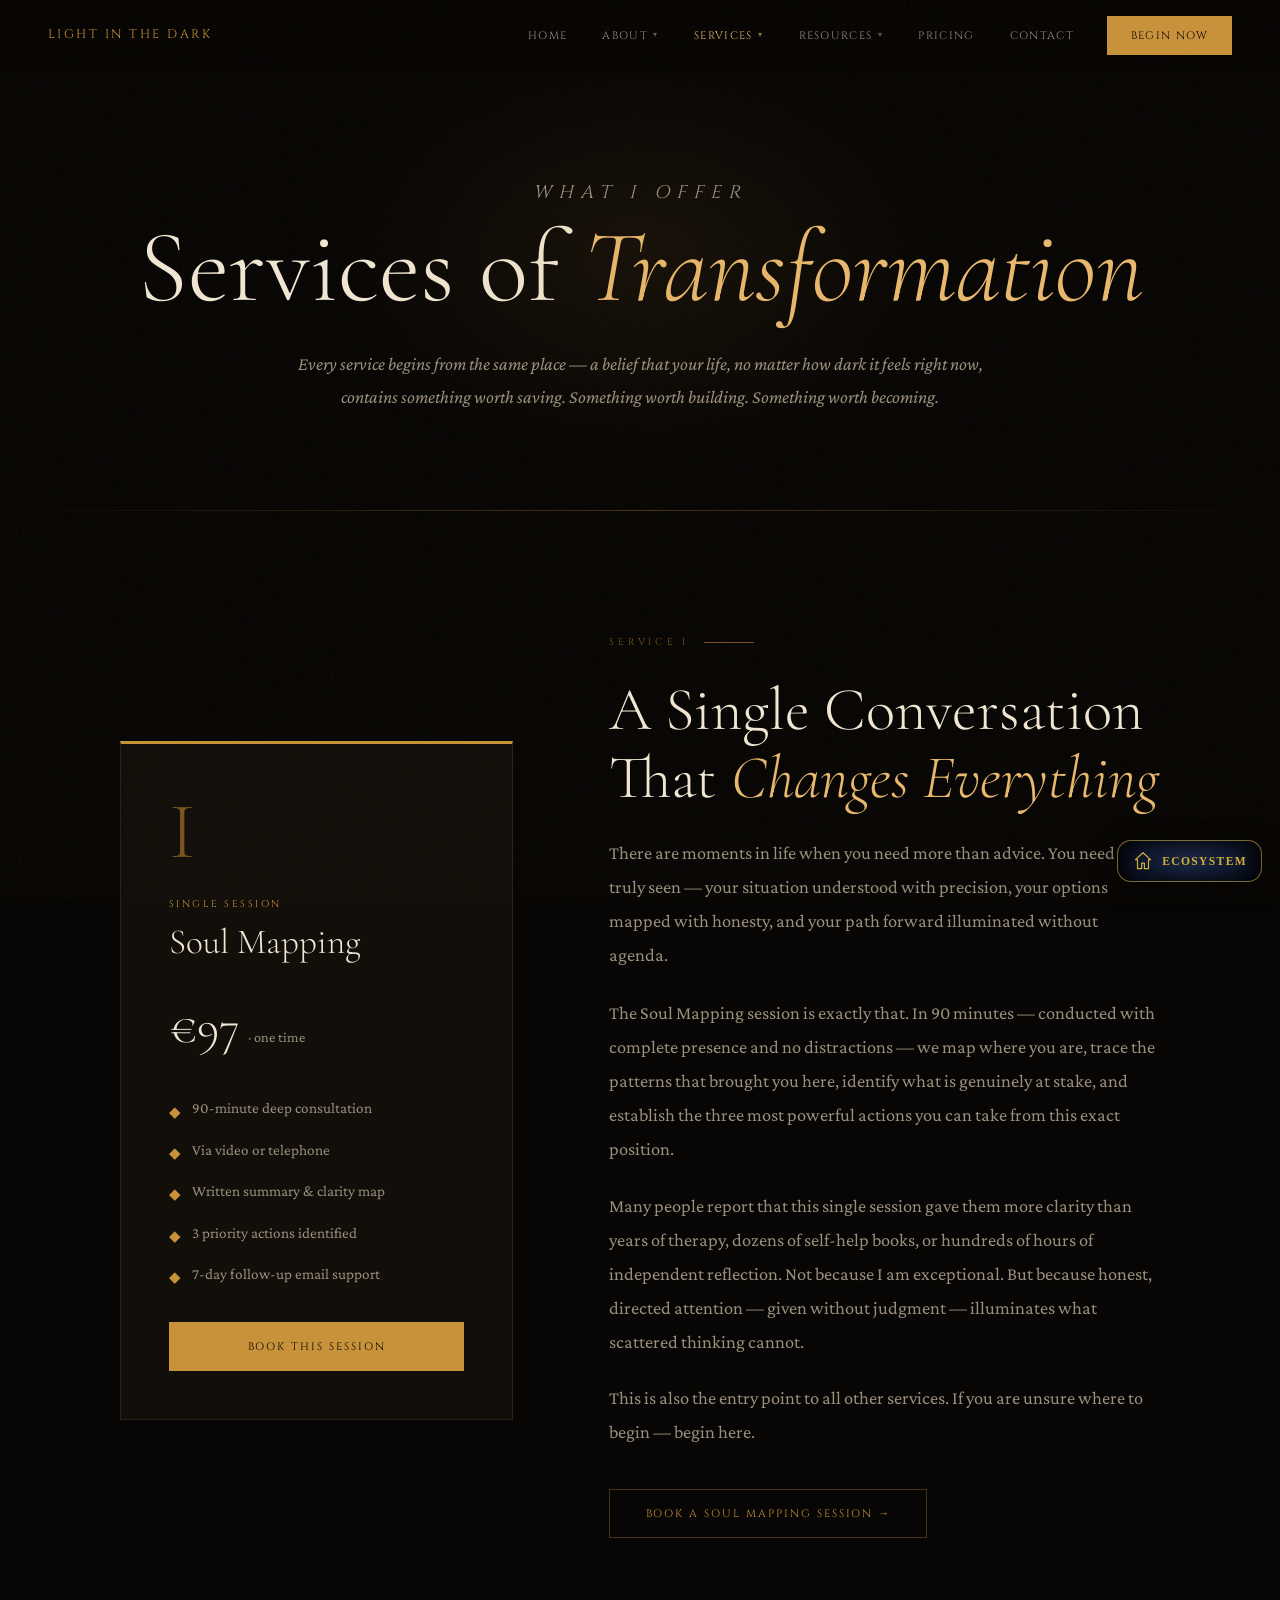
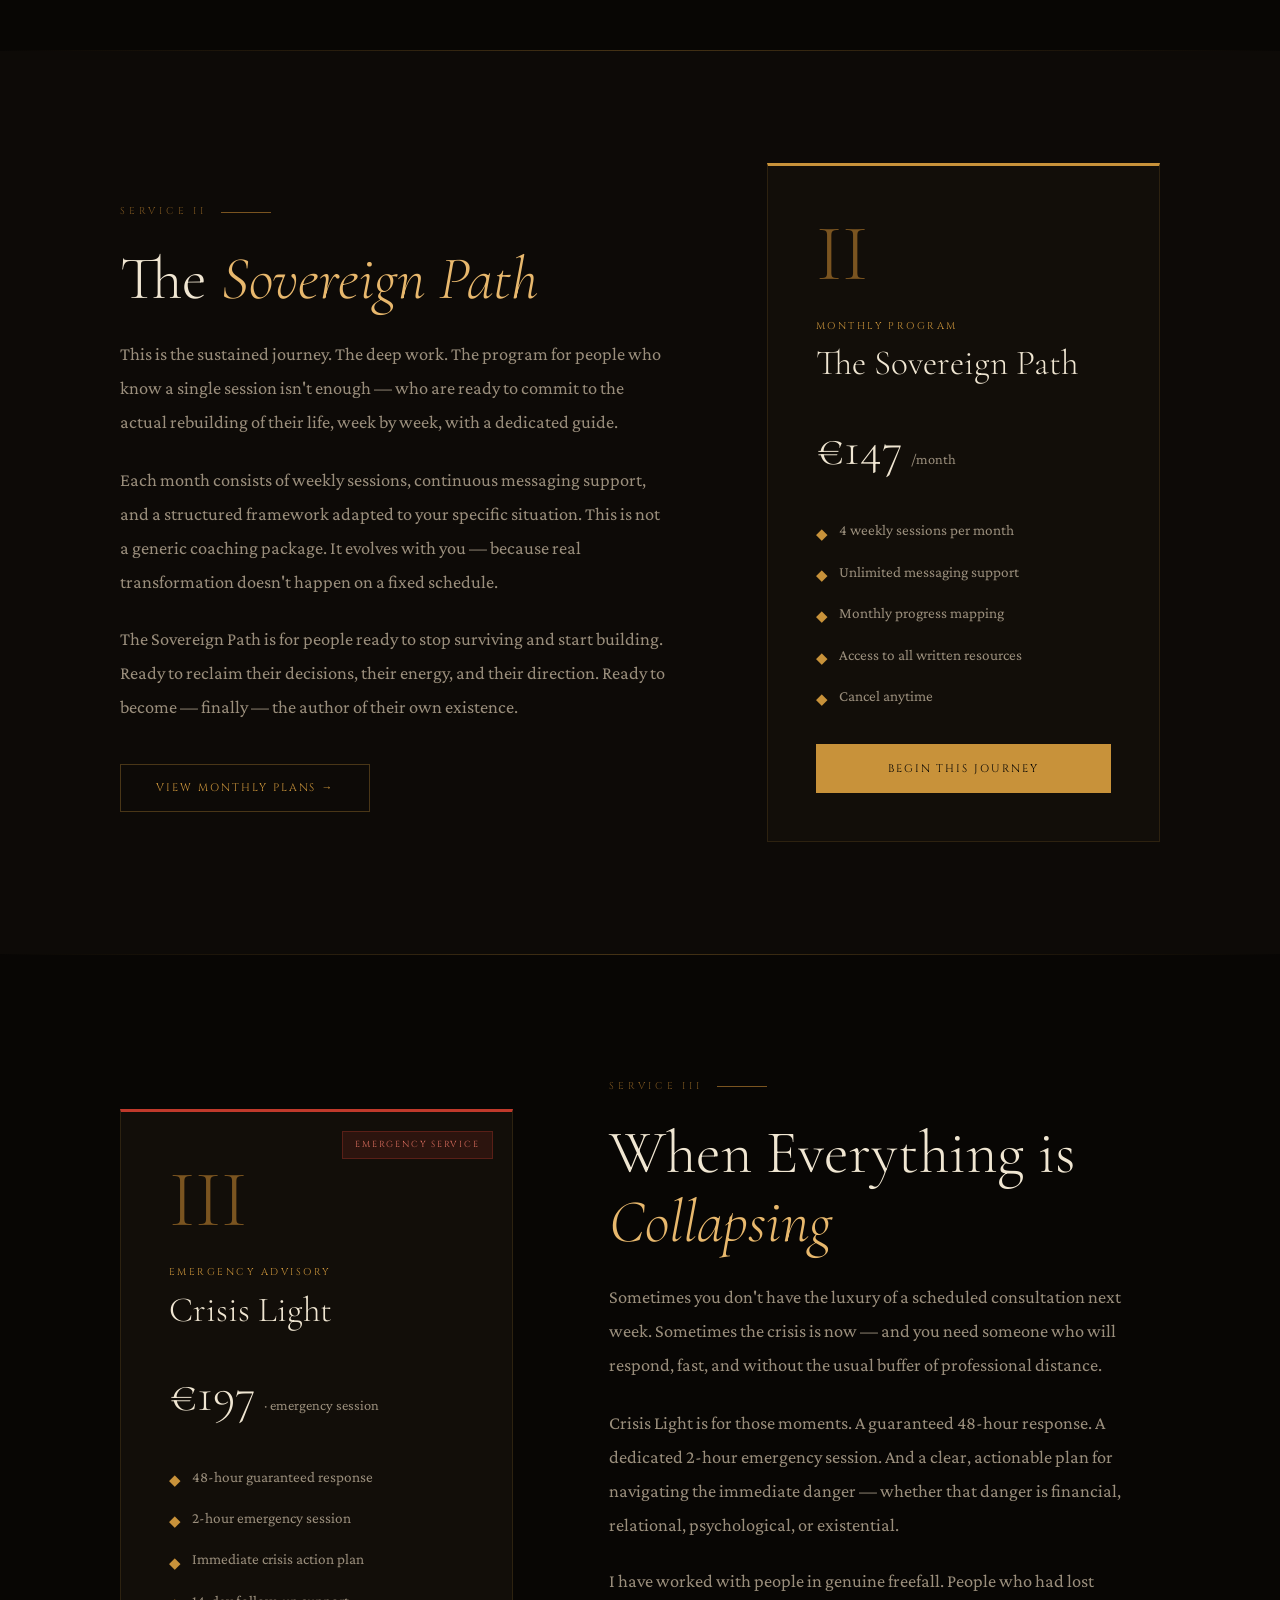
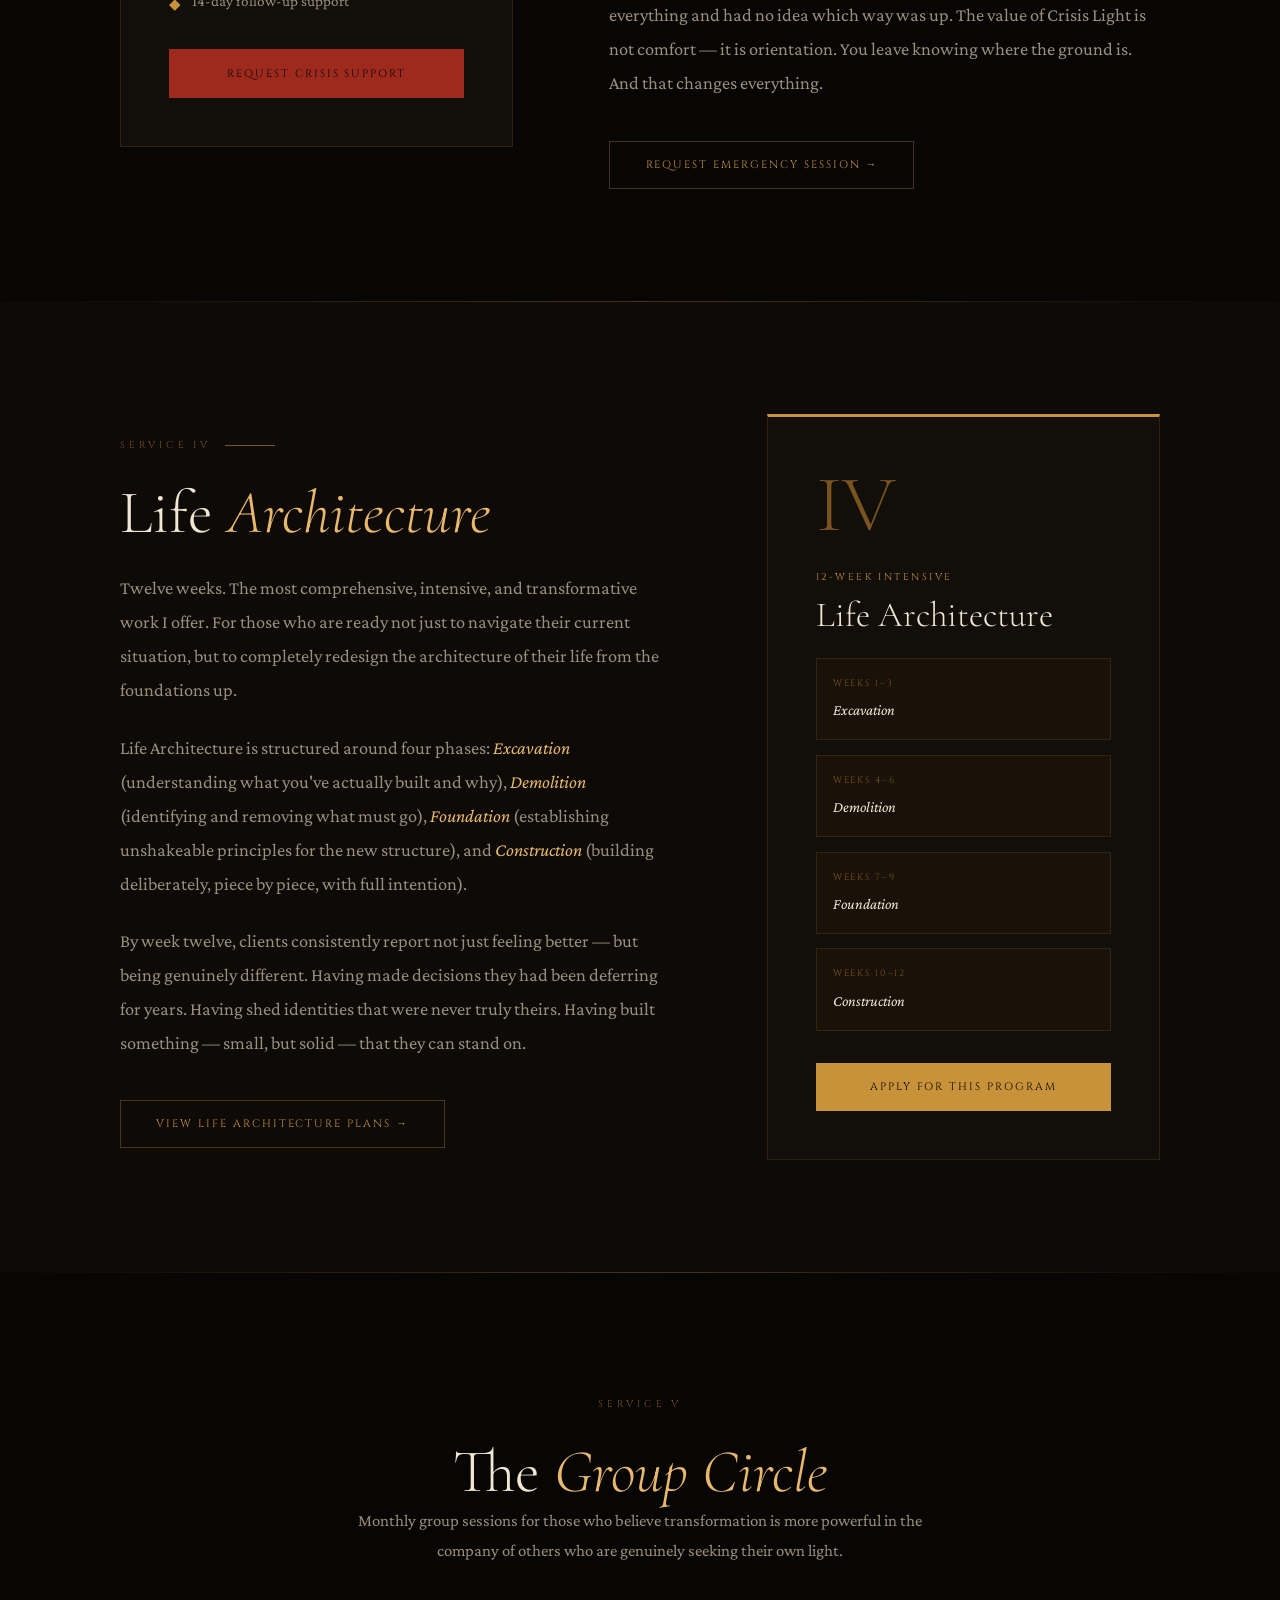
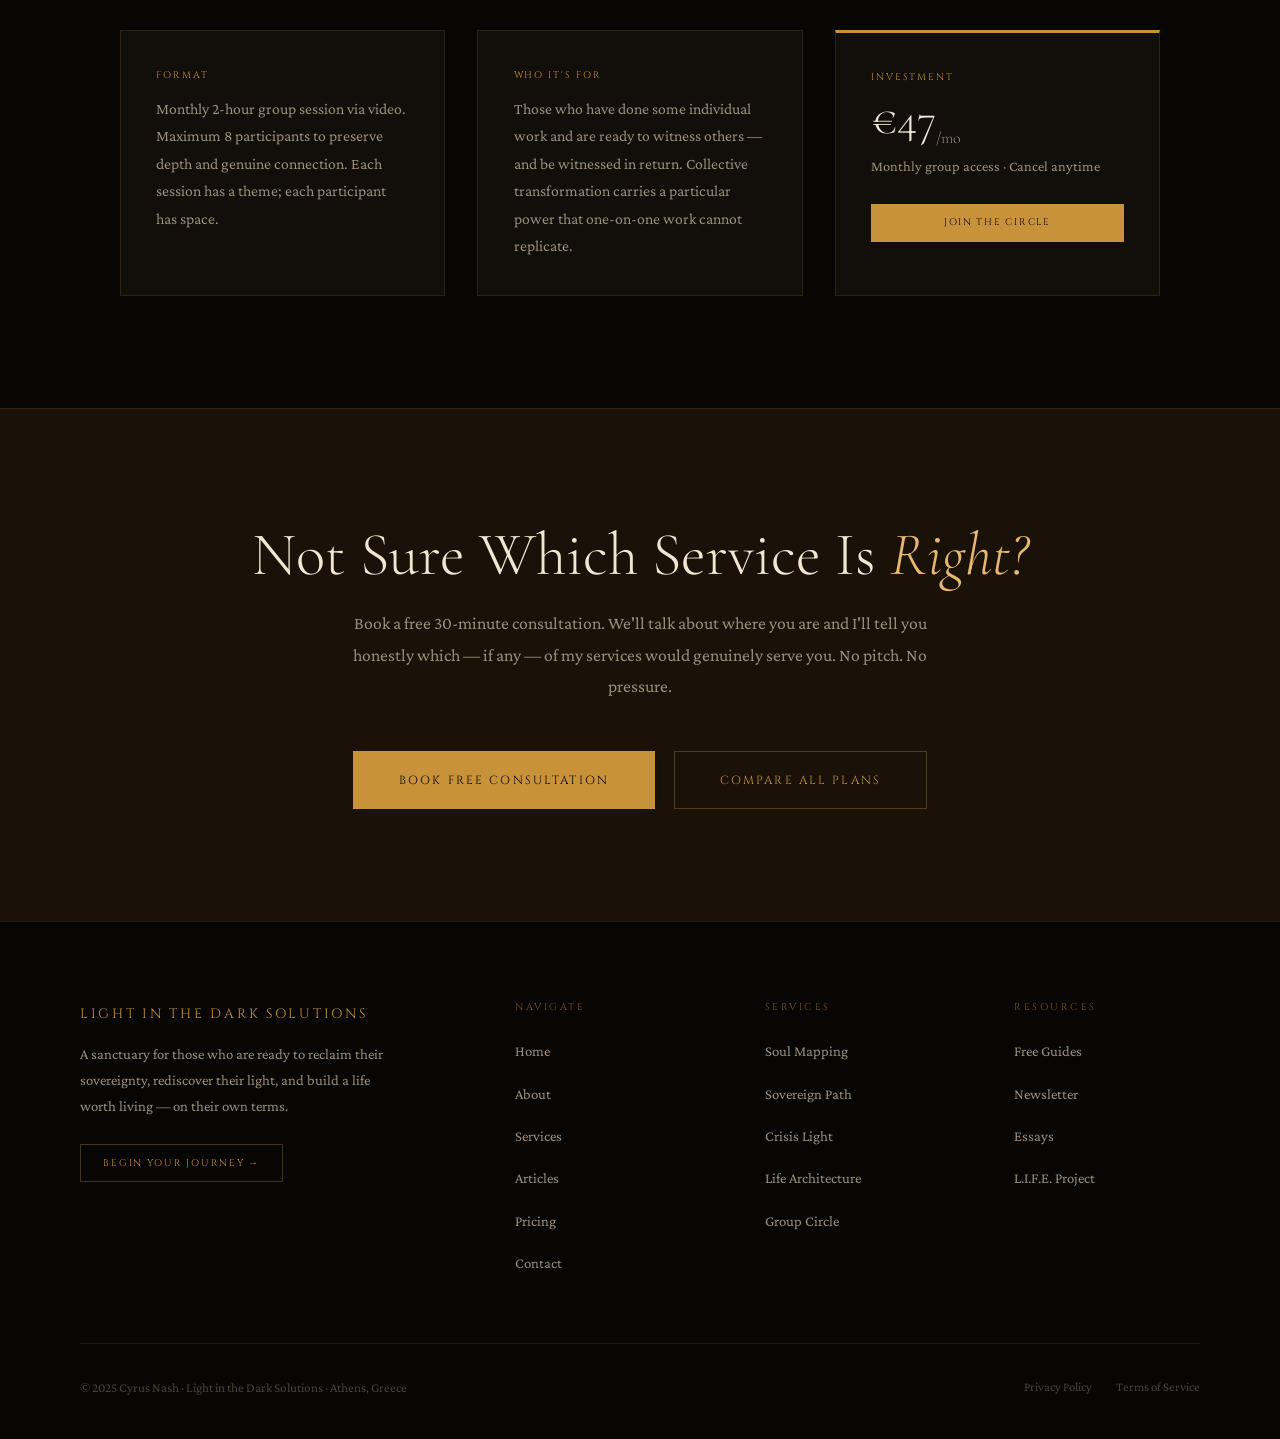
<file: services.html>
<!DOCTYPE html>
<html lang="en">
<head>
<link rel="icon" type="image/svg+xml" href="favicon.svg">
<meta charset="UTF-8"><meta name="viewport" content="width=device-width, initial-scale=1.0">
<meta name="description" content="Life advisory services by Cyrus Nash — Soul Mapping, Sovereign Path coaching, Crisis Light emergency advisory, Life Architecture, and Group Circle.">
<title>Services · Light in the Dark Solutions</title>
<link rel="stylesheet" href="css/style.css">
</head>
<body>
<nav id="nav">
  <a href="index.html" class="nav-logo">Light in the Dark</a>
  <ul class="nav-menu">
    <li><a href="index.html">Home</a></li>
    <li><a href="about.html">About <span class="arrow">▾</span></a>
      <div class="dropdown">
        <a href="about.html#story">My Story<span class="dd-sub">Who is Cyrus Nash</span></a>
        <a href="about.html#philosophy">Philosophy<span class="dd-sub">Light · Darkness · Will</span></a>
        <a href="about.html#life-project">L.I.F.E. Project<span class="dd-sub">The humanitarian vision</span></a>
      </div>
    </li>
    <li><a href="services.html" class="active">Services <span class="arrow">▾</span></a>
      <div class="dropdown">
        <a href="#soul-mapping">Soul Mapping<span class="dd-sub">One-on-one deep consultation</span></a>
        <a href="#sovereign-path">The Sovereign Path<span class="dd-sub">Monthly coaching program</span></a>
        <a href="#crisis-light">Crisis Light<span class="dd-sub">Emergency 48hr advisory</span></a>
        <a href="#life-architecture">Life Architecture<span class="dd-sub">12-week intensive</span></a>
        <a href="#group">Group Circle<span class="dd-sub">Collective transformation</span></a>
      </div>
    </li>
    <li><a href="resources.html">Resources <span class="arrow">▾</span></a>
      <div class="dropdown">
        <a href="blog.html">Articles & Essays<span class="dd-sub">Writings from the dark</span></a>
        <a href="resources.html#downloads">Free Downloads<span class="dd-sub">Guides & reflections</span></a>
        <a href="resources.html#newsletter">Newsletter<span class="dd-sub">Letters of Light</span></a>
      </div>
    </li>
    <li><a href="pricing.html">Pricing</a></li>
    <li><a href="contact.html">Contact</a></li>
    <li><a href="pricing.html" class="nav-cta">Begin Now</a></li>
  </ul>
  <button class="hamburger" aria-label="Menu"><span></span><span></span><span></span></button>
</nav>
<div class="mobile-nav">
  <a href="index.html">Home</a><a href="about.html">About</a>
  <a href="services.html">Services</a><a href="blog.html">Articles</a>
  <a href="resources.html">Resources</a><a href="pricing.html">Pricing</a>
  <a href="contact.html">Contact</a>
</div>

<div class="page-hero">
  <div class="page-hero-glow"></div>
  <p class="label">What I Offer</p>
  <h1>Services of <em>Transformation</em></h1>
  <p>Every service begins from the same place — a belief that your life, no matter how dark it feels right now, contains something worth saving. Something worth building. Something worth becoming.</p>
</div>
<hr class="divider">

<!-- ── SERVICE 1 ── -->
<section class="section" id="soul-mapping">
  <div class="section-inner">
    <div style="display:grid;grid-template-columns:1fr 1.4fr;gap:6rem;align-items:center;">
      <div class="reveal">
        <div style="background:var(--bg3);border:1px solid var(--border);border-top:3px solid var(--gold);padding:3rem;">
          <div style="font-family:'Cormorant Garamond',serif;font-size:5rem;font-weight:300;color:var(--gold-dim);line-height:1;margin-bottom:1.5rem;">I</div>
          <div style="font-family:'Cinzel',serif;font-size:0.62rem;letter-spacing:0.25em;color:var(--gold);text-transform:uppercase;margin-bottom:0.5rem;">Single Session</div>
          <h3 style="font-size:2.2rem;margin-bottom:1rem;">Soul Mapping</h3>
          <div style="display:flex;align-items:baseline;gap:0.5rem;margin:1.5rem 0;">
            <span style="font-family:'Cormorant Garamond',serif;font-size:3rem;font-weight:300;color:var(--cream);">€97</span>
            <span style="font-size:0.9rem;color:var(--cream-dim);">· one time</span>
          </div>
          <ul style="list-style:none;display:flex;flex-direction:column;gap:0.7rem;margin:1.5rem 0 2rem;">
            <li style="font-size:0.95rem;color:var(--cream-dim);display:flex;align-items:flex-start;gap:0.7rem;"><span style="color:var(--gold);margin-top:0.2rem;">◆</span> 90-minute deep consultation</li>
            <li style="font-size:0.95rem;color:var(--cream-dim);display:flex;align-items:flex-start;gap:0.7rem;"><span style="color:var(--gold);margin-top:0.2rem;">◆</span> Via video or telephone</li>
            <li style="font-size:0.95rem;color:var(--cream-dim);display:flex;align-items:flex-start;gap:0.7rem;"><span style="color:var(--gold);margin-top:0.2rem;">◆</span> Written summary & clarity map</li>
            <li style="font-size:0.95rem;color:var(--cream-dim);display:flex;align-items:flex-start;gap:0.7rem;"><span style="color:var(--gold);margin-top:0.2rem;">◆</span> 3 priority actions identified</li>
            <li style="font-size:0.95rem;color:var(--cream-dim);display:flex;align-items:flex-start;gap:0.7rem;"><span style="color:var(--gold);margin-top:0.2rem;">◆</span> 7-day follow-up email support</li>
          </ul>
          <a href="contact.html?service=soul-mapping" class="btn btn-gold" style="width:100%;justify-content:center;">Book This Session</a>
        </div>
      </div>
      <div class="reveal reveal-delay-1">
        <p class="label">Service I</p>
        <h2>A Single Conversation That <em>Changes Everything</em></h2>
        <p style="color:var(--cream-dim);line-height:1.85;margin:1.5rem 0;">
          There are moments in life when you need more than advice. You need to be truly seen — your situation understood with precision, your options mapped with honesty, and your path forward illuminated without agenda.
        </p>
        <p style="color:var(--cream-dim);line-height:1.85;margin-bottom:1.4rem;">
          The Soul Mapping session is exactly that. In 90 minutes — conducted with complete presence and no distractions — we map where you are, trace the patterns that brought you here, identify what is genuinely at stake, and establish the three most powerful actions you can take from this exact position.
        </p>
        <p style="color:var(--cream-dim);line-height:1.85;margin-bottom:1.4rem;">
          Many people report that this single session gave them more clarity than years of therapy, dozens of self-help books, or hundreds of hours of independent reflection. Not because I am exceptional. But because honest, directed attention — given without judgment — illuminates what scattered thinking cannot.
        </p>
        <p style="color:var(--cream-dim);line-height:1.85;margin-bottom:2.5rem;">
          This is also the entry point to all other services. If you are unsure where to begin — begin here.
        </p>
        <a href="contact.html?service=soul-mapping" class="btn btn-outline">Book a Soul Mapping Session →</a>
      </div>
    </div>
  </div>
</section>
<hr class="divider">

<!-- ── SERVICE 2 ── -->
<section class="section section-alt" id="sovereign-path">
  <div class="section-inner">
    <div style="display:grid;grid-template-columns:1.4fr 1fr;gap:6rem;align-items:center;">
      <div class="reveal">
        <p class="label">Service II</p>
        <h2>The <em>Sovereign Path</em></h2>
        <p style="color:var(--cream-dim);line-height:1.85;margin:1.5rem 0;">
          This is the sustained journey. The deep work. The program for people who know a single session isn't enough — who are ready to commit to the actual rebuilding of their life, week by week, with a dedicated guide.
        </p>
        <p style="color:var(--cream-dim);line-height:1.85;margin-bottom:1.4rem;">
          Each month consists of weekly sessions, continuous messaging support, and a structured framework adapted to your specific situation. This is not a generic coaching package. It evolves with you — because real transformation doesn't happen on a fixed schedule.
        </p>
        <p style="color:var(--cream-dim);line-height:1.85;margin-bottom:2.5rem;">
          The Sovereign Path is for people ready to stop surviving and start building. Ready to reclaim their decisions, their energy, and their direction. Ready to become — finally — the author of their own existence.
        </p>
        <a href="pricing.html" class="btn btn-outline">View Monthly Plans →</a>
      </div>
      <div class="reveal reveal-delay-1">
        <div style="background:var(--bg3);border:1px solid var(--border);border-top:3px solid var(--gold);padding:3rem;">
          <div style="font-family:'Cormorant Garamond',serif;font-size:5rem;font-weight:300;color:var(--gold-dim);line-height:1;margin-bottom:1.5rem;">II</div>
          <div style="font-family:'Cinzel',serif;font-size:0.62rem;letter-spacing:0.25em;color:var(--gold);text-transform:uppercase;margin-bottom:0.5rem;">Monthly Program</div>
          <h3 style="font-size:2.2rem;margin-bottom:1rem;">The Sovereign Path</h3>
          <div style="display:flex;align-items:baseline;gap:0.5rem;margin:1.5rem 0;">
            <span style="font-family:'Cormorant Garamond',serif;font-size:3rem;font-weight:300;color:var(--cream);">€147</span>
            <span style="font-size:0.9rem;color:var(--cream-dim);">/month</span>
          </div>
          <ul style="list-style:none;display:flex;flex-direction:column;gap:0.7rem;margin:1.5rem 0 2rem;">
            <li style="font-size:0.95rem;color:var(--cream-dim);display:flex;align-items:flex-start;gap:0.7rem;"><span style="color:var(--gold);margin-top:0.2rem;">◆</span> 4 weekly sessions per month</li>
            <li style="font-size:0.95rem;color:var(--cream-dim);display:flex;align-items:flex-start;gap:0.7rem;"><span style="color:var(--gold);margin-top:0.2rem;">◆</span> Unlimited messaging support</li>
            <li style="font-size:0.95rem;color:var(--cream-dim);display:flex;align-items:flex-start;gap:0.7rem;"><span style="color:var(--gold);margin-top:0.2rem;">◆</span> Monthly progress mapping</li>
            <li style="font-size:0.95rem;color:var(--cream-dim);display:flex;align-items:flex-start;gap:0.7rem;"><span style="color:var(--gold);margin-top:0.2rem;">◆</span> Access to all written resources</li>
            <li style="font-size:0.95rem;color:var(--cream-dim);display:flex;align-items:flex-start;gap:0.7rem;"><span style="color:var(--gold);margin-top:0.2rem;">◆</span> Cancel anytime</li>
          </ul>
          <a href="pricing.html" class="btn btn-gold" style="width:100%;justify-content:center;">Begin This Journey</a>
        </div>
      </div>
    </div>
  </div>
</section>
<hr class="divider">

<!-- ── SERVICE 3 ── -->
<section class="section" id="crisis-light" style="background:var(--bg);">
  <div class="section-inner">
    <div style="display:grid;grid-template-columns:1fr 1.4fr;gap:6rem;align-items:center;">
      <div class="reveal">
        <div style="background:var(--bg3);border:1px solid var(--border);border-top:3px solid #c0392b;padding:3rem;position:relative;">
          <div style="position:absolute;top:1.2rem;right:1.2rem;font-family:'Cinzel',serif;font-size:0.55rem;letter-spacing:0.2em;text-transform:uppercase;background:rgba(192,57,43,0.15);border:1px solid rgba(192,57,43,0.3);color:#e07060;padding:0.3rem 0.8rem;">Emergency Service</div>
          <div style="font-family:'Cormorant Garamond',serif;font-size:5rem;font-weight:300;color:var(--gold-dim);line-height:1;margin-bottom:1.5rem;">III</div>
          <div style="font-family:'Cinzel',serif;font-size:0.62rem;letter-spacing:0.25em;color:var(--gold);text-transform:uppercase;margin-bottom:0.5rem;">Emergency Advisory</div>
          <h3 style="font-size:2.2rem;margin-bottom:1rem;">Crisis Light</h3>
          <div style="display:flex;align-items:baseline;gap:0.5rem;margin:1.5rem 0;">
            <span style="font-family:'Cormorant Garamond',serif;font-size:3rem;font-weight:300;color:var(--cream);">€197</span>
            <span style="font-size:0.9rem;color:var(--cream-dim);">· emergency session</span>
          </div>
          <ul style="list-style:none;display:flex;flex-direction:column;gap:0.7rem;margin:1.5rem 0 2rem;">
            <li style="font-size:0.95rem;color:var(--cream-dim);display:flex;align-items:flex-start;gap:0.7rem;"><span style="color:var(--gold);margin-top:0.2rem;">◆</span> 48-hour guaranteed response</li>
            <li style="font-size:0.95rem;color:var(--cream-dim);display:flex;align-items:flex-start;gap:0.7rem;"><span style="color:var(--gold);margin-top:0.2rem;">◆</span> 2-hour emergency session</li>
            <li style="font-size:0.95rem;color:var(--cream-dim);display:flex;align-items:flex-start;gap:0.7rem;"><span style="color:var(--gold);margin-top:0.2rem;">◆</span> Immediate crisis action plan</li>
            <li style="font-size:0.95rem;color:var(--cream-dim);display:flex;align-items:flex-start;gap:0.7rem;"><span style="color:var(--gold);margin-top:0.2rem;">◆</span> 14-day follow-up support</li>
          </ul>
          <a href="contact.html?service=crisis-light" class="btn btn-gold" style="width:100%;justify-content:center;background:#9e2a1e;border-color:#9e2a1e;">Request Crisis Support</a>
        </div>
      </div>
      <div class="reveal reveal-delay-1">
        <p class="label">Service III</p>
        <h2>When Everything is <em>Collapsing</em></h2>
        <p style="color:var(--cream-dim);line-height:1.85;margin:1.5rem 0;">
          Sometimes you don't have the luxury of a scheduled consultation next week. Sometimes the crisis is now — and you need someone who will respond, fast, and without the usual buffer of professional distance.
        </p>
        <p style="color:var(--cream-dim);line-height:1.85;margin-bottom:1.4rem;">
          Crisis Light is for those moments. A guaranteed 48-hour response. A dedicated 2-hour emergency session. And a clear, actionable plan for navigating the immediate danger — whether that danger is financial, relational, psychological, or existential.
        </p>
        <p style="color:var(--cream-dim);line-height:1.85;margin-bottom:2.5rem;">
          I have worked with people in genuine freefall. People who had lost everything and had no idea which way was up. The value of Crisis Light is not comfort — it is orientation. You leave knowing where the ground is. And that changes everything.
        </p>
        <a href="contact.html?service=crisis-light" class="btn btn-outline">Request Emergency Session →</a>
      </div>
    </div>
  </div>
</section>
<hr class="divider">

<!-- ── SERVICE 4 ── -->
<section class="section section-alt" id="life-architecture">
  <div class="section-inner">
    <div style="display:grid;grid-template-columns:1.4fr 1fr;gap:6rem;align-items:center;">
      <div class="reveal">
        <p class="label">Service IV</p>
        <h2>Life <em>Architecture</em></h2>
        <p style="color:var(--cream-dim);line-height:1.85;margin:1.5rem 0;">
          Twelve weeks. The most comprehensive, intensive, and transformative work I offer. For those who are ready not just to navigate their current situation, but to completely redesign the architecture of their life from the foundations up.
        </p>
        <p style="color:var(--cream-dim);line-height:1.85;margin-bottom:1.4rem;">
          Life Architecture is structured around four phases: <em>Excavation</em> (understanding what you've actually built and why), <em>Demolition</em> (identifying and removing what must go), <em>Foundation</em> (establishing unshakeable principles for the new structure), and <em>Construction</em> (building deliberately, piece by piece, with full intention).
        </p>
        <p style="color:var(--cream-dim);line-height:1.85;margin-bottom:2.5rem;">
          By week twelve, clients consistently report not just feeling better — but being genuinely different. Having made decisions they had been deferring for years. Having shed identities that were never truly theirs. Having built something — small, but solid — that they can stand on.
        </p>
        <a href="pricing.html" class="btn btn-outline">View Life Architecture Plans →</a>
      </div>
      <div class="reveal reveal-delay-1">
        <div style="background:var(--bg3);border:1px solid var(--border);border-top:3px solid var(--gold);padding:3rem;">
          <div style="font-family:'Cormorant Garamond',serif;font-size:5rem;font-weight:300;color:var(--gold-dim);line-height:1;margin-bottom:1.5rem;">IV</div>
          <div style="font-family:'Cinzel',serif;font-size:0.62rem;letter-spacing:0.25em;color:var(--gold);text-transform:uppercase;margin-bottom:0.5rem;">12-Week Intensive</div>
          <h3 style="font-size:2.2rem;margin-bottom:1.5rem;">Life Architecture</h3>
          <div style="display:flex;flex-direction:column;gap:0.9rem;margin-bottom:2rem;">
            <div style="padding:1rem;border:1px solid var(--border);background:var(--bg4);">
              <div style="font-family:'Cinzel',serif;font-size:0.58rem;letter-spacing:0.2em;color:var(--gold-dim);text-transform:uppercase;margin-bottom:0.3rem;">Weeks 1–3</div>
              <div style="font-size:0.95rem;color:var(--cream);font-style:italic;">Excavation</div>
            </div>
            <div style="padding:1rem;border:1px solid var(--border);background:var(--bg4);">
              <div style="font-family:'Cinzel',serif;font-size:0.58rem;letter-spacing:0.2em;color:var(--gold-dim);text-transform:uppercase;margin-bottom:0.3rem;">Weeks 4–6</div>
              <div style="font-size:0.95rem;color:var(--cream);font-style:italic;">Demolition</div>
            </div>
            <div style="padding:1rem;border:1px solid var(--border);background:var(--bg4);">
              <div style="font-family:'Cinzel',serif;font-size:0.58rem;letter-spacing:0.2em;color:var(--gold-dim);text-transform:uppercase;margin-bottom:0.3rem;">Weeks 7–9</div>
              <div style="font-size:0.95rem;color:var(--cream);font-style:italic;">Foundation</div>
            </div>
            <div style="padding:1rem;border:1px solid var(--border);background:var(--bg4);">
              <div style="font-family:'Cinzel',serif;font-size:0.58rem;letter-spacing:0.2em;color:var(--gold-dim);text-transform:uppercase;margin-bottom:0.3rem;">Weeks 10–12</div>
              <div style="font-size:0.95rem;color:var(--cream);font-style:italic;">Construction</div>
            </div>
          </div>
          <a href="contact.html?service=life-architecture" class="btn btn-gold" style="width:100%;justify-content:center;">Apply for This Program</a>
        </div>
      </div>
    </div>
  </div>
</section>
<hr class="divider">

<!-- ── SERVICE 5 ── -->
<section class="section" id="group">
  <div class="section-inner">
    <div class="section-head centered reveal">
      <p class="label">Service V</p>
      <h2>The <em>Group Circle</em></h2>
      <p class="section-subtitle">Monthly group sessions for those who believe transformation is more powerful in the company of others who are genuinely seeking their own light.</p>
    </div>
    <div style="display:grid;grid-template-columns:repeat(3,1fr);gap:2rem;margin-top:1rem;">
      <div class="reveal" style="background:var(--bg3);border:1px solid var(--border);padding:2.2rem;">
        <div style="font-family:'Cinzel',serif;font-size:0.6rem;letter-spacing:0.2em;color:var(--gold);text-transform:uppercase;margin-bottom:0.7rem;">Format</div>
        <p style="color:var(--cream-dim);font-size:0.98rem;line-height:1.75;">Monthly 2-hour group session via video. Maximum 8 participants to preserve depth and genuine connection. Each session has a theme; each participant has space.</p>
      </div>
      <div class="reveal reveal-delay-1" style="background:var(--bg3);border:1px solid var(--border);padding:2.2rem;">
        <div style="font-family:'Cinzel',serif;font-size:0.6rem;letter-spacing:0.2em;color:var(--gold);text-transform:uppercase;margin-bottom:0.7rem;">Who It's For</div>
        <p style="color:var(--cream-dim);font-size:0.98rem;line-height:1.75;">Those who have done some individual work and are ready to witness others — and be witnessed in return. Collective transformation carries a particular power that one-on-one work cannot replicate.</p>
      </div>
      <div class="reveal reveal-delay-2" style="background:var(--bg3);border:1px solid var(--border);padding:2.2rem;border-top:3px solid var(--gold);">
        <div style="font-family:'Cinzel',serif;font-size:0.6rem;letter-spacing:0.2em;color:var(--gold);text-transform:uppercase;margin-bottom:0.7rem;">Investment</div>
        <div style="font-family:'Cormorant Garamond',serif;font-size:2.8rem;font-weight:300;color:var(--cream);line-height:1;margin-bottom:0.3rem;">€47<sub style="font-size:1rem;color:var(--cream-dim);">/mo</sub></div>
        <p style="color:var(--cream-dim);font-size:0.9rem;margin:0.5rem 0 1.5rem;">Monthly group access · Cancel anytime</p>
        <a href="contact.html?service=group-circle" class="btn btn-gold btn-sm" style="width:100%;justify-content:center;">Join the Circle</a>
      </div>
    </div>
  </div>
</section>

<!-- ── CTA ── -->
<section class="cta-section">
  <div class="reveal">
    <h2>Not Sure Which Service Is <em>Right?</em></h2>
    <p>Book a free 30-minute consultation. We'll talk about where you are and I'll tell you honestly which — if any — of my services would genuinely serve you. No pitch. No pressure.</p>
    <div class="btn-row">
      <a href="contact.html" class="btn btn-gold btn-lg">Book Free Consultation</a>
      <a href="pricing.html" class="btn btn-outline btn-lg">Compare All Plans</a>
    </div>
  </div>
</section>

<footer id="footer">
  <div class="footer-grid">
    <div class="footer-brand"><div class="footer-brand-name">Light in the Dark Solutions</div>
      <p>A sanctuary for those who are ready to reclaim their sovereignty, rediscover their light, and build a life worth living — on their own terms.</p>
      <a href="contact.html" class="btn btn-outline btn-sm">Begin Your Journey →</a>
    </div>
    <div class="footer-col"><h4>Navigate</h4><ul>
      <li><a href="index.html">Home</a></li><li><a href="about.html">About</a></li>
      <li><a href="services.html">Services</a></li><li><a href="blog.html">Articles</a></li>
      <li><a href="pricing.html">Pricing</a></li><li><a href="contact.html">Contact</a></li>
    </ul></div>
    <div class="footer-col"><h4>Services</h4><ul>
      <li><a href="#soul-mapping">Soul Mapping</a></li><li><a href="#sovereign-path">Sovereign Path</a></li>
      <li><a href="#crisis-light">Crisis Light</a></li><li><a href="#life-architecture">Life Architecture</a></li>
      <li><a href="#group">Group Circle</a></li>
    </ul></div>
    <div class="footer-col"><h4>Resources</h4><ul>
      <li><a href="resources.html#downloads">Free Guides</a></li><li><a href="resources.html#newsletter">Newsletter</a></li>
      <li><a href="blog.html">Essays</a></li><li><a href="about.html#life-project">L.I.F.E. Project</a></li>
    </ul></div>
  </div>
  <div class="footer-bottom">
    <span class="footer-copy">© 2025 Cyrus Nash · Light in the Dark Solutions · Athens, Greece</span>
    <div class="footer-legal"><a href="#">Privacy Policy</a><a href="#">Terms of Service</a></div>
  </div>
</footer>
<script src="js/main.js"></script>
<!-- ===== ECOSYSTEM HOME RETURN BADGE (c) 2026 Spiridon Tsakonas - Light in the Dark Solutions ===== -->
<a id="eco-home-return" href="https://litd.theguardiansofthedeep.com/" target="_blank" rel="noopener" title="Return to the Ecosystem" style="position:fixed;bottom:18px;right:18px;z-index:9999;display:flex;align-items:center;gap:8px;text-decoration:none;background:radial-gradient(circle at 50% 42%,#1a2747 0%,#0e1830 60%,#05070f 100%);border:1.5px solid rgba(212,175,55,.55);border-radius:14px;padding:9px 14px;box-shadow:0 8px 24px rgba(0,0,0,.55),inset 0 0 18px 4px rgba(0,0,0,.8);font-family:Georgia,serif;transition:transform .3s,box-shadow .3s,border-color .3s;" onmouseover="this.style.transform='translateY(-3px)';this.style.boxShadow='0 12px 30px rgba(0,0,0,.65),inset 0 0 16px 3px rgba(0,0,0,.6),0 0 16px rgba(212,175,55,.45)';this.style.borderColor='rgba(212,175,55,.9)';" onmouseout="this.style.transform='translateY(0)';this.style.boxShadow='0 8px 24px rgba(0,0,0,.55),inset 0 0 18px 4px rgba(0,0,0,.8)';this.style.borderColor='rgba(212,175,55,.55)';">
  <svg width="22" height="22" viewBox="0 0 64 64" xmlns="http://www.w3.org/2000/svg" aria-hidden="true" style="flex-shrink:0;"><path d="M32 8 10 28h6v26h12V38h8v16h12V28h6z" fill="none" stroke="#d4af37" stroke-width="3.5" stroke-linejoin="round"/></svg>
  <span style="color:#d4af37;font-size:.72rem;font-weight:700;letter-spacing:.12em;">ECOSYSTEM</span>
</a>
<!-- ===== END ECOSYSTEM HOME RETURN BADGE ===== -->
</body>
</html>
</file>
<file: css/style.css>
/* ═══════════════════════════════════════════════════════
   LIGHT IN THE DARK SOLUTIONS — Global Stylesheet
   © Cyrus Nash · Athens, Greece
═══════════════════════════════════════════════════════ */

@import url('https://fonts.googleapis.com/css2?family=Cormorant+Garamond:ital,wght@0,300;0,400;0,600;1,300;1,400&family=Cinzel:wght@400;600&family=Crimson+Pro:ital,wght@0,300;0,400;1,300;1,400&display=swap');

*, *::before, *::after { box-sizing: border-box; margin: 0; padding: 0; }

:root {
  --bg:        #080604;
  --bg2:       #0d0a07;
  --bg3:       #120e09;
  --bg4:       #1a1208;
  --gold:      #c8923a;
  --gold-lt:   #e8b86d;
  --gold-dim:  #7a5420;
  --gold-pale: rgba(200,146,58,0.08);
  --cream:     #f0e6d2;
  --cream-dim: #9a8e7c;
  --cream-faint: #4a4235;
  --border:    rgba(200,146,58,0.15);
  --border-lt: rgba(200,146,58,0.32);
  --border-h:  rgba(200,146,58,0.55);
  --shadow:    0 20px 60px rgba(0,0,0,0.6);
  --success:   #4a9e6a;
  --danger:    #c0392b;
  --transition: all 0.32s cubic-bezier(0.4,0,0.2,1);
}

html { scroll-behavior: smooth; font-size: 16px; }

body {
  background: var(--bg);
  color: var(--cream);
  font-family: 'Crimson Pro', Georgia, serif;
  font-size: 1.15rem;
  line-height: 1.78;
  overflow-x: hidden;
  -webkit-font-smoothing: antialiased;
}

body::after {
  content: '';
  position: fixed; inset: 0;
  background-image: url("data:image/svg+xml,%3Csvg viewBox='0 0 256 256' xmlns='http://www.w3.org/2000/svg'%3E%3Cfilter id='n'%3E%3CfeTurbulence type='fractalNoise' baseFrequency='0.9' numOctaves='4' stitchTiles='stitch'/%3E%3C/filter%3E%3Crect width='100%25' height='100%25' filter='url(%23n)' opacity='0.035'/%3E%3C/svg%3E");
  pointer-events: none; z-index: 9999; opacity: 0.6;
}

img { max-width: 100%; display: block; }
a { color: var(--gold); text-decoration: none; transition: var(--transition); }
a:hover { color: var(--gold-lt); }

/* ─── TYPOGRAPHY ─── */
h1,h2,h3,h4,h5 {
  font-family: 'Cormorant Garamond', serif;
  font-weight: 300;
  line-height: 1.12;
  color: var(--cream);
}
h1 { font-size: clamp(3rem, 8vw, 7rem); }
h2 { font-size: clamp(2.2rem, 5vw, 3.8rem); }
h3 { font-size: clamp(1.5rem, 3vw, 2.2rem); }
h4 { font-size: 1.35rem; font-weight: 400; }

em { font-style: italic; color: var(--gold-lt); }
strong { font-weight: 600; color: var(--cream); }

.cinzel {
  font-family: 'Cinzel', serif;
  font-weight: 400;
  letter-spacing: 0.15em;
  text-transform: uppercase;
}

/* ─── SECTION LABEL ─── */
.label {
  font-family: 'Cinzel', serif;
  font-size: 0.62rem;
  letter-spacing: 0.38em;
  color: var(--gold-dim);
  text-transform: uppercase;
  display: inline-flex;
  align-items: center;
  gap: 0.9rem;
  margin-bottom: 1.5rem;
}
.label::after { content: ''; display: block; width: 50px; height: 1px; background: var(--gold-dim); }

/* ─── NAVIGATION ─── */
#nav {
  position: fixed; top: 0; left: 0; right: 0;
  z-index: 1000;
  padding: 0 3rem;
  height: 72px;
  display: flex; align-items: center; justify-content: space-between;
  background: rgba(8,6,4,0.92);
  backdrop-filter: blur(12px);
  border-bottom: 1px solid transparent;
  transition: border-color 0.4s, background 0.4s;
}
#nav.scrolled { border-bottom-color: var(--border); background: rgba(8,6,4,0.98); }

.nav-logo {
  font-family: 'Cinzel', serif;
  font-size: 0.78rem;
  letter-spacing: 0.2em;
  color: var(--gold);
  text-transform: uppercase;
  white-space: nowrap;
}

.nav-menu {
  display: flex; align-items: center;
  gap: 0; list-style: none;
}

.nav-menu > li {
  position: relative;
}

.nav-menu > li > a {
  font-family: 'Cinzel', serif;
  font-size: 0.68rem;
  letter-spacing: 0.12em;
  color: var(--cream-dim);
  text-transform: uppercase;
  padding: 0 1.1rem;
  height: 72px;
  display: flex; align-items: center; gap: 0.35rem;
  transition: var(--transition);
  white-space: nowrap;
}
.nav-menu > li > a:hover,
.nav-menu > li > a.active { color: var(--gold-lt); }

.nav-menu > li > a .arrow {
  font-size: 0.5rem;
  transition: transform 0.3s;
  opacity: 0.6;
}
.nav-menu > li:hover > a .arrow { transform: rotate(180deg); }

/* Dropdown */
.dropdown {
  position: absolute;
  top: 100%; left: 0;
  min-width: 220px;
  background: rgba(10,8,5,0.98);
  border: 1px solid var(--border);
  border-top: 2px solid var(--gold);
  padding: 0.5rem 0;
  opacity: 0; visibility: hidden; pointer-events: none;
  transform: translateY(8px);
  transition: var(--transition);
  backdrop-filter: blur(20px);
  box-shadow: var(--shadow);
}
.nav-menu > li:hover .dropdown {
  opacity: 1; visibility: visible; pointer-events: all;
  transform: translateY(0);
}
.dropdown a {
  display: block;
  font-family: 'Cinzel', serif;
  font-size: 0.62rem;
  letter-spacing: 0.12em;
  color: var(--cream-dim);
  text-transform: uppercase;
  padding: 0.75rem 1.3rem;
  border-bottom: 1px solid transparent;
  transition: var(--transition);
  white-space: nowrap;
}
.dropdown a:hover {
  color: var(--gold-lt);
  background: var(--gold-pale);
  border-bottom-color: var(--border);
  padding-left: 1.6rem;
}
.dropdown a .dd-sub {
  display: block;
  font-family: 'Crimson Pro', serif;
  font-size: 0.75rem;
  letter-spacing: 0.02em;
  text-transform: none;
  color: var(--cream-faint);
  margin-top: 2px;
}

.nav-cta {
  font-family: 'Cinzel', serif;
  font-size: 0.62rem;
  letter-spacing: 0.15em;
  text-transform: uppercase;
  color: var(--bg) !important;
  background: var(--gold);
  padding: 0.55rem 1.4rem !important;
  height: auto !important;
  margin-left: 1rem;
  border: 1px solid var(--gold);
  transition: var(--transition) !important;
}
.nav-cta:hover { background: var(--gold-lt) !important; border-color: var(--gold-lt) !important; }

/* Hamburger */
.hamburger {
  display: none;
  flex-direction: column; gap: 5px; cursor: pointer;
  background: none; border: none; padding: 4px;
}
.hamburger span {
  display: block; width: 24px; height: 1.5px;
  background: var(--gold); transition: var(--transition);
}
.hamburger.open span:nth-child(1) { transform: rotate(45deg) translate(4.5px, 4.5px); }
.hamburger.open span:nth-child(2) { opacity: 0; }
.hamburger.open span:nth-child(3) { transform: rotate(-45deg) translate(4.5px, -4.5px); }

/* Mobile nav */
.mobile-nav {
  display: none;
  position: fixed; top: 72px; left: 0; right: 0;
  background: rgba(8,6,4,0.98);
  border-bottom: 1px solid var(--border);
  padding: 1.5rem 2rem 2rem;
  z-index: 999;
  backdrop-filter: blur(20px);
}
.mobile-nav.open { display: block; }
.mobile-nav a {
  display: block;
  font-family: 'Cinzel', serif;
  font-size: 0.75rem;
  letter-spacing: 0.15em;
  text-transform: uppercase;
  color: var(--cream-dim);
  padding: 0.7rem 0;
  border-bottom: 1px solid var(--border);
}
.mobile-nav a:hover { color: var(--gold-lt); }

/* ─── HERO ─── */
.hero {
  position: relative;
  min-height: 100vh;
  display: flex; flex-direction: column;
  justify-content: center; align-items: center;
  text-align: center;
  padding: 8rem 2rem 5rem;
  overflow: hidden;
}

#particles { position: absolute; inset: 0; z-index: 0; }

.hero-content { position: relative; z-index: 1; max-width: 960px; }

.hero-glow {
  position: absolute; top: 40%; left: 50%;
  transform: translate(-50%, -50%);
  width: 700px; height: 700px;
  background: radial-gradient(circle, rgba(200,146,58,0.1) 0%, transparent 65%);
  pointer-events: none; z-index: 0;
  animation: breathe 6s ease-in-out infinite;
}
@keyframes breathe {
  0%,100% { transform: translate(-50%,-50%) scale(1); opacity: 1; }
  50% { transform: translate(-50%,-50%) scale(1.2); opacity: 0.6; }
}

.hero-eyebrow {
  font-family: 'Cinzel', serif;
  font-size: 0.65rem;
  letter-spacing: 0.4em;
  color: var(--gold-dim);
  text-transform: uppercase;
  margin-bottom: 2rem;
  opacity: 0; animation: fadeUp 1s ease forwards 0.3s;
}

.hero-title {
  font-family: 'Cormorant Garamond', serif;
  font-weight: 300;
  font-size: clamp(3.5rem, 9vw, 8.5rem);
  line-height: 1.0;
  color: var(--cream);
  margin-bottom: 0.3rem;
  opacity: 0; animation: fadeUp 1.1s ease forwards 0.5s;
}

.hero-title-accent {
  font-style: italic;
  color: var(--gold-lt);
  display: block;
}

.hero-rule {
  display: flex; align-items: center;
  gap: 1rem; justify-content: center;
  margin: 2rem auto;
  opacity: 0; animation: fadeUp 1s ease forwards 0.8s;
}
.hero-rule span { width: 60px; height: 1px; background: linear-gradient(to right, transparent, var(--gold)); }
.hero-rule span:last-child { background: linear-gradient(to left, transparent, var(--gold)); }
.hero-rule i {
  font-family: 'Cormorant Garamond', serif;
  font-style: italic;
  font-size: 1.2rem;
  color: var(--gold);
}

.hero-tagline {
  font-family: 'Crimson Pro', serif;
  font-style: italic;
  font-weight: 300;
  font-size: clamp(1.1rem, 2.5vw, 1.5rem);
  color: var(--cream-dim);
  max-width: 700px;
  line-height: 1.7;
  margin: 0 auto;
  opacity: 0; animation: fadeUp 1s ease forwards 1s;
}

.hero-actions {
  display: flex; gap: 1.2rem; justify-content: center;
  flex-wrap: wrap;
  margin-top: 3.5rem;
  opacity: 0; animation: fadeUp 1s ease forwards 1.2s;
}

.hero-scroll {
  position: absolute; bottom: 2rem; left: 50%;
  transform: translateX(-50%);
  display: flex; flex-direction: column; align-items: center; gap: 0.5rem;
  opacity: 0; animation: fadeIn 1s ease forwards 2s;
  z-index: 1;
}
.hero-scroll span {
  font-family: 'Cinzel', serif;
  font-size: 0.55rem;
  letter-spacing: 0.3em;
  color: var(--gold-dim);
  text-transform: uppercase;
}
.scroll-line {
  width: 1px; height: 45px;
  background: linear-gradient(to bottom, var(--gold-dim), transparent);
  animation: scrollPulse 2.5s ease-in-out infinite;
}
@keyframes scrollPulse {
  0%,100% { opacity: 0.35; transform: scaleY(1); }
  50% { opacity: 0.9; }
}

/* ─── BUTTONS ─── */
.btn {
  display: inline-flex; align-items: center; gap: 0.6rem;
  font-family: 'Cinzel', serif;
  font-size: 0.68rem;
  letter-spacing: 0.18em;
  text-transform: uppercase;
  padding: 0.85rem 2.2rem;
  border: 1px solid;
  cursor: pointer;
  transition: var(--transition);
  white-space: nowrap;
}
.btn-gold {
  color: var(--bg);
  background: var(--gold);
  border-color: var(--gold);
}
.btn-gold:hover { background: var(--gold-lt); border-color: var(--gold-lt); color: var(--bg); }

.btn-outline {
  color: var(--gold);
  background: transparent;
  border-color: var(--border-lt);
}
.btn-outline:hover { border-color: var(--gold); color: var(--gold-lt); }

.btn-cream {
  color: var(--bg);
  background: var(--cream);
  border-color: var(--cream);
}
.btn-cream:hover { background: var(--gold-lt); border-color: var(--gold-lt); }

.btn-lg { padding: 1.1rem 2.8rem; font-size: 0.74rem; }
.btn-sm { padding: 0.6rem 1.4rem; font-size: 0.6rem; }

/* ─── SECTIONS ─── */
.section { position: relative; z-index: 1; }
.section-alt { background: var(--bg2); }
.section-dark { background: var(--bg3); }

.section-inner {
  max-width: 1120px;
  margin: 0 auto;
  padding: 7rem 2.5rem;
}
.section-inner-sm {
  max-width: 820px;
  margin: 0 auto;
  padding: 7rem 2.5rem;
}
.section-inner-lg {
  max-width: 1280px;
  margin: 0 auto;
  padding: 7rem 2.5rem;
}

.section-head { margin-bottom: 4rem; }
.section-head.centered { text-align: center; }
.section-head.centered .label { justify-content: center; }
.section-head.centered .label::after { display: none; }
.section-head.centered .section-subtitle { margin: 0 auto; }

.section-subtitle {
  font-size: 1.05rem;
  color: var(--cream-dim);
  max-width: 620px;
  margin-top: 1.2rem;
  line-height: 1.8;
}

/* ─── DIVIDERS ─── */
.divider {
  border: none;
  height: 1px;
  background: linear-gradient(to right, transparent, var(--border-lt), transparent);
  margin: 0;
}

/* ─── CARDS ─── */
.card {
  background: var(--bg3);
  border: 1px solid var(--border);
  padding: 2.5rem;
  transition: var(--transition);
  position: relative;
  overflow: hidden;
}
.card::before {
  content: '';
  position: absolute; top: 0; left: 0;
  width: 3px; height: 0;
  background: var(--gold);
  transition: height 0.4s ease;
}
.card:hover { border-color: var(--border-lt); transform: translateY(-4px); box-shadow: var(--shadow); }
.card:hover::before { height: 100%; }

.card-icon {
  font-family: 'Cormorant Garamond', serif;
  font-size: 3rem;
  font-weight: 300;
  color: var(--gold-dim);
  line-height: 1;
  margin-bottom: 1rem;
}

.card-label {
  font-family: 'Cinzel', serif;
  font-size: 0.6rem;
  letter-spacing: 0.25em;
  color: var(--gold);
  text-transform: uppercase;
  margin-bottom: 0.7rem;
}

.card h3 { font-size: 1.7rem; margin-bottom: 1rem; }
.card p { font-size: 0.98rem; color: var(--cream-dim); line-height: 1.75; }

/* ─── GRID LAYOUTS ─── */
.grid-3 {
  display: grid;
  grid-template-columns: repeat(3, 1fr);
  gap: 1.5px;
}
.grid-2 {
  display: grid;
  grid-template-columns: repeat(2, 1fr);
  gap: 2rem;
}
.grid-4 {
  display: grid;
  grid-template-columns: repeat(4, 1fr);
  gap: 1.5rem;
}

/* ─── PRICING ─── */
.pricing-grid {
  display: grid;
  grid-template-columns: repeat(3, 1fr);
  gap: 2px;
  margin-top: 4rem;
  border: 1px solid var(--border);
}

.price-card {
  background: var(--bg3);
  padding: 3rem 2.2rem;
  position: relative;
  transition: var(--transition);
  border-right: 1px solid var(--border);
}
.price-card:last-child { border-right: none; }
.price-card.featured {
  background: var(--bg4);
  border-top: 3px solid var(--gold);
}
.price-card.featured::before {
  content: 'MOST CHOSEN';
  position: absolute; top: -1px; left: 50%; transform: translateX(-50%) translateY(-50%);
  font-family: 'Cinzel', serif;
  font-size: 0.55rem;
  letter-spacing: 0.3em;
  color: var(--bg);
  background: var(--gold);
  padding: 0.3rem 1rem;
  white-space: nowrap;
}

.price-name {
  font-family: 'Cinzel', serif;
  font-size: 0.75rem;
  letter-spacing: 0.25em;
  color: var(--gold);
  text-transform: uppercase;
  margin-bottom: 0.5rem;
}

.price-tagline {
  font-family: 'Cormorant Garamond', serif;
  font-style: italic;
  font-size: 1.25rem;
  color: var(--cream-dim);
  margin-bottom: 1.8rem;
}

.price-amount {
  font-family: 'Cormorant Garamond', serif;
  font-weight: 300;
  font-size: 3.5rem;
  color: var(--cream);
  line-height: 1;
  margin-bottom: 0.3rem;
}
.price-amount sup { font-size: 1.4rem; vertical-align: super; }
.price-amount sub { font-size: 1rem; color: var(--cream-dim); }

.price-period {
  font-family: 'Cinzel', serif;
  font-size: 0.6rem;
  letter-spacing: 0.2em;
  color: var(--gold-dim);
  text-transform: uppercase;
  margin-bottom: 2rem;
}

.price-toggle {
  display: flex; align-items: center; justify-content: center;
  gap: 1rem;
  margin-bottom: 3.5rem;
}
.price-toggle label {
  font-family: 'Cinzel', serif;
  font-size: 0.65rem;
  letter-spacing: 0.15em;
  color: var(--cream-dim);
  text-transform: uppercase;
  cursor: pointer;
  transition: var(--transition);
}
.price-toggle label.active { color: var(--gold-lt); }
.toggle-switch {
  position: relative;
  width: 48px; height: 24px;
}
.toggle-switch input { opacity: 0; width: 0; height: 0; }
.toggle-slider {
  position: absolute; inset: 0;
  background: var(--bg4);
  border: 1px solid var(--border-lt);
  cursor: pointer;
  transition: var(--transition);
}
.toggle-slider::before {
  content: '';
  position: absolute; bottom: 3px; left: 3px;
  width: 16px; height: 16px;
  background: var(--gold);
  transition: var(--transition);
}
input:checked + .toggle-slider::before { transform: translateX(24px); }
input:checked + .toggle-slider { background: var(--gold-pale); }

.price-features {
  list-style: none;
  margin: 1.5rem 0 2.5rem;
  display: flex; flex-direction: column; gap: 0.75rem;
}
.price-features li {
  font-size: 0.95rem;
  color: var(--cream-dim);
  display: flex; align-items: flex-start; gap: 0.7rem;
  line-height: 1.5;
}
.price-features li::before {
  content: '◆';
  font-size: 0.45rem;
  color: var(--gold);
  margin-top: 0.45rem;
  flex-shrink: 0;
}
.price-features li.muted { opacity: 0.4; }
.price-features li.muted::before { color: var(--cream-faint); }

.price-divider {
  height: 1px;
  background: var(--border);
  margin: 2rem 0;
}

.price-note {
  font-family: 'Cinzel', serif;
  font-size: 0.58rem;
  letter-spacing: 0.15em;
  color: var(--gold-dim);
  text-transform: uppercase;
  text-align: center;
  margin-top: 1rem;
}

/* ─── BLOG CARDS ─── */
.blog-card {
  border: 1px solid var(--border);
  overflow: hidden;
  transition: var(--transition);
}
.blog-card:hover { border-color: var(--border-lt); transform: translateY(-3px); }

.blog-thumb {
  height: 200px;
  display: flex; align-items: center; justify-content: center;
  position: relative;
  overflow: hidden;
}

.blog-meta {
  font-family: 'Cinzel', serif;
  font-size: 0.58rem;
  letter-spacing: 0.25em;
  color: var(--gold-dim);
  text-transform: uppercase;
  margin-bottom: 0.7rem;
}
.blog-body { padding: 1.8rem; }
.blog-body h3 {
  font-size: 1.5rem;
  margin-bottom: 0.8rem;
  line-height: 1.3;
}
.blog-body p { font-size: 0.92rem; color: var(--cream-dim); line-height: 1.7; margin-bottom: 1.2rem; }
.read-more {
  font-family: 'Cinzel', serif;
  font-size: 0.6rem;
  letter-spacing: 0.2em;
  color: var(--gold);
  text-transform: uppercase;
  display: inline-flex; align-items: center; gap: 0.5rem;
  transition: var(--transition);
}
.read-more:hover { gap: 0.9rem; color: var(--gold-lt); }
.read-more::after { content: '→'; }

/* ─── TESTIMONIALS ─── */
.testimonial {
  background: var(--bg3);
  border: 1px solid var(--border);
  border-left: 3px solid var(--gold);
  padding: 2.5rem 2rem 2.5rem 2.5rem;
}
.testimonial-text {
  font-family: 'Cormorant Garamond', serif;
  font-style: italic;
  font-size: 1.45rem;
  font-weight: 300;
  color: var(--cream);
  line-height: 1.55;
  margin-bottom: 1.5rem;
  position: relative;
}
.testimonial-text::before {
  content: '\201C';
  font-size: 4rem;
  color: var(--gold-dim);
  position: absolute; top: -0.8rem; left: -0.2rem;
  line-height: 1;
}
.testimonial-author {
  font-family: 'Cinzel', serif;
  font-size: 0.62rem;
  letter-spacing: 0.2em;
  color: var(--gold-dim);
  text-transform: uppercase;
}

/* ─── FORMS ─── */
.form-group {
  display: flex; flex-direction: column; gap: 0.4rem;
  margin-bottom: 1.5rem;
}
.form-group label {
  font-family: 'Cinzel', serif;
  font-size: 0.6rem;
  letter-spacing: 0.25em;
  color: var(--gold-dim);
  text-transform: uppercase;
}
.form-group input,
.form-group textarea,
.form-group select {
  background: transparent;
  border: none;
  border-bottom: 1px solid var(--border-lt);
  color: var(--cream);
  font-family: 'Crimson Pro', serif;
  font-size: 1rem;
  padding: 0.7rem 0;
  outline: none;
  transition: border-color 0.3s;
  width: 100%;
  -webkit-appearance: none;
}
.form-group select option { background: #0e0b07; }
.form-group input:focus,
.form-group textarea:focus,
.form-group select:focus { border-bottom-color: var(--gold); }
.form-group input::placeholder,
.form-group textarea::placeholder { color: var(--cream-faint); }
.form-group textarea { resize: vertical; min-height: 120px; }

.form-row {
  display: grid;
  grid-template-columns: 1fr 1fr;
  gap: 2rem;
}

.form-success {
  background: rgba(74,158,106,0.1);
  border: 1px solid rgba(74,158,106,0.3);
  color: #7dca9b;
  padding: 1.2rem 1.5rem;
  font-family: 'Cinzel', serif;
  font-size: 0.7rem;
  letter-spacing: 0.15em;
  text-transform: uppercase;
  display: none;
  margin-top: 1rem;
}

/* ─── FAQ ACCORDION ─── */
.faq-item {
  border-bottom: 1px solid var(--border);
  overflow: hidden;
}
.faq-question {
  width: 100%; background: none; border: none;
  display: flex; justify-content: space-between; align-items: center;
  padding: 1.5rem 0;
  cursor: pointer;
  color: var(--cream);
  font-family: 'Cormorant Garamond', serif;
  font-size: 1.25rem;
  font-weight: 300;
  text-align: left;
  transition: var(--transition);
}
.faq-question:hover { color: var(--gold-lt); }
.faq-icon {
  font-family: 'Cinzel', serif;
  font-size: 1.1rem;
  color: var(--gold);
  transition: transform 0.35s;
  flex-shrink: 0;
}
.faq-item.open .faq-icon { transform: rotate(45deg); }
.faq-answer {
  max-height: 0;
  overflow: hidden;
  transition: max-height 0.45s ease, padding 0.3s;
}
.faq-answer-inner {
  padding: 0 0 1.5rem;
  font-size: 1rem;
  color: var(--cream-dim);
  line-height: 1.8;
}

/* ─── QUOTE BANNER ─── */
.quote-banner {
  background: var(--bg4);
  border-top: 1px solid var(--border);
  border-bottom: 1px solid var(--border);
  text-align: center;
  padding: 6rem 2rem;
}
.quote-banner blockquote {
  font-family: 'Cormorant Garamond', serif;
  font-style: italic;
  font-weight: 300;
  font-size: clamp(1.5rem, 3.5vw, 2.6rem);
  color: var(--cream);
  max-width: 820px;
  margin: 0 auto;
  line-height: 1.5;
  position: relative;
  padding: 0 2rem;
}
.quote-banner blockquote::before {
  content: '\201C';
  font-size: 7rem; color: var(--gold-dim);
  position: absolute; top: -2.5rem; left: 0;
  line-height: 1; font-style: normal;
}
.quote-attr {
  font-family: 'Cinzel', serif;
  font-size: 0.62rem;
  letter-spacing: 0.28em;
  color: var(--gold-dim);
  text-transform: uppercase;
  margin-top: 2rem;
  display: block;
}

/* ─── STATS ─── */
.stat {
  text-align: center;
  padding: 2rem;
  border: 1px solid var(--border);
}
.stat-num {
  font-family: 'Cormorant Garamond', serif;
  font-size: 4rem;
  font-weight: 300;
  color: var(--gold-lt);
  line-height: 1;
  margin-bottom: 0.5rem;
}
.stat-label {
  font-family: 'Cinzel', serif;
  font-size: 0.6rem;
  letter-spacing: 0.25em;
  color: var(--cream-dim);
  text-transform: uppercase;
}

/* ─── CTA SECTION ─── */
.cta-section {
  background: var(--bg4);
  border-top: 1px solid var(--border);
  text-align: center;
  padding: 7rem 2.5rem;
}
.cta-section h2 { margin-bottom: 1.2rem; }
.cta-section p {
  font-size: 1.1rem;
  color: var(--cream-dim);
  max-width: 600px;
  margin: 0 auto 3rem;
  line-height: 1.8;
}
.cta-section .btn-row {
  display: flex; justify-content: center;
  gap: 1.2rem; flex-wrap: wrap;
}

/* ─── FOOTER ─── */
#footer {
  background: var(--bg);
  border-top: 1px solid var(--border);
  padding: 5rem 2.5rem 2.5rem;
}
.footer-grid {
  max-width: 1120px;
  margin: 0 auto;
  display: grid;
  grid-template-columns: 2fr 1fr 1fr 1fr;
  gap: 4rem;
  padding-bottom: 4rem;
  border-bottom: 1px solid var(--border);
  margin-bottom: 2rem;
}
.footer-brand-name {
  font-family: 'Cinzel', serif;
  font-size: 0.85rem;
  letter-spacing: 0.2em;
  color: var(--gold);
  text-transform: uppercase;
  margin-bottom: 1rem;
}
.footer-brand p {
  font-size: 0.92rem;
  color: var(--cream-dim);
  line-height: 1.75;
  max-width: 320px;
  margin-bottom: 1.5rem;
}
.footer-col h4 {
  font-family: 'Cinzel', serif;
  font-size: 0.62rem;
  letter-spacing: 0.25em;
  color: var(--gold-dim);
  text-transform: uppercase;
  margin-bottom: 1.3rem;
  font-weight: 400;
}
.footer-col ul { list-style: none; display: flex; flex-direction: column; gap: 0.6rem; }
.footer-col ul li a {
  font-size: 0.92rem;
  color: var(--cream-dim);
  transition: var(--transition);
}
.footer-col ul li a:hover { color: var(--gold-lt); padding-left: 5px; }
.footer-bottom {
  max-width: 1120px;
  margin: 0 auto;
  display: flex; justify-content: space-between; align-items: center;
  flex-wrap: wrap; gap: 1rem;
}
.footer-copy {
  font-size: 0.82rem;
  color: var(--cream-faint);
}
.footer-legal {
  display: flex; gap: 1.5rem;
}
.footer-legal a {
  font-size: 0.8rem;
  color: var(--cream-faint);
}
.footer-legal a:hover { color: var(--gold); }

/* ─── PAGE HERO (inner pages) ─── */
.page-hero {
  padding: 11rem 2.5rem 6rem;
  text-align: center;
  position: relative;
  overflow: hidden;
}
.page-hero-glow {
  position: absolute; top: 50%; left: 50%;
  transform: translate(-50%, -50%);
  width: 600px; height: 400px;
  background: radial-gradient(ellipse, rgba(200,146,58,0.08) 0%, transparent 70%);
  pointer-events: none;
}
.page-hero .label { justify-content: center; }
.page-hero .label::after { display: none; }
.page-hero h1 { margin-bottom: 1.5rem; }
.page-hero p {
  font-size: 1.15rem;
  color: var(--cream-dim);
  max-width: 700px;
  margin: 0 auto;
  font-style: italic;
}

/* ─── ANIMATIONS ─── */
@keyframes fadeUp {
  from { opacity: 0; transform: translateY(24px); }
  to { opacity: 1; transform: translateY(0); }
}
@keyframes fadeIn {
  from { opacity: 0; }
  to { opacity: 1; }
}

.reveal {
  opacity: 0;
  transform: translateY(28px);
  transition: opacity 0.85s ease, transform 0.85s ease;
}
.reveal.visible { opacity: 1; transform: none; }
.reveal-delay-1 { transition-delay: 0.1s; }
.reveal-delay-2 { transition-delay: 0.2s; }
.reveal-delay-3 { transition-delay: 0.3s; }
.reveal-delay-4 { transition-delay: 0.4s; }

/* ─── BADGE ─── */
.badge {
  display: inline-block;
  font-family: 'Cinzel', serif;
  font-size: 0.55rem;
  letter-spacing: 0.2em;
  text-transform: uppercase;
  padding: 0.3rem 0.9rem;
  border: 1px solid var(--border-lt);
  color: var(--gold-dim);
  margin-bottom: 1rem;
}

/* ─── RESPONSIVE ─── */
@media (max-width: 1024px) {
  .grid-3 { grid-template-columns: repeat(2, 1fr); }
  .pricing-grid { grid-template-columns: 1fr; gap: 1.5rem; }
  .pricing-grid { border: none; }
  .price-card { border: 1px solid var(--border) !important; }
  .grid-4 { grid-template-columns: repeat(2, 1fr); }
  .footer-grid { grid-template-columns: 1fr 1fr; gap: 3rem; }
}

@media (max-width: 768px) {
  #nav { padding: 0 1.5rem; }
  .nav-menu { display: none; }
  .hamburger { display: flex; }
  .section-inner, .section-inner-sm, .section-inner-lg { padding: 5rem 1.5rem; }
  .grid-3 { grid-template-columns: 1fr; }
  .grid-2 { grid-template-columns: 1fr; }
  .grid-4 { grid-template-columns: 1fr 1fr; }
  .form-row { grid-template-columns: 1fr; gap: 0; }
  .footer-grid { grid-template-columns: 1fr; gap: 2.5rem; }
  .hero-actions { flex-direction: column; align-items: center; }
  .footer-bottom { flex-direction: column; text-align: center; }
  .quote-banner blockquote::before { font-size: 4rem; }
}
@media (max-width: 480px) {
  .grid-4 { grid-template-columns: 1fr; }
}
</file>
